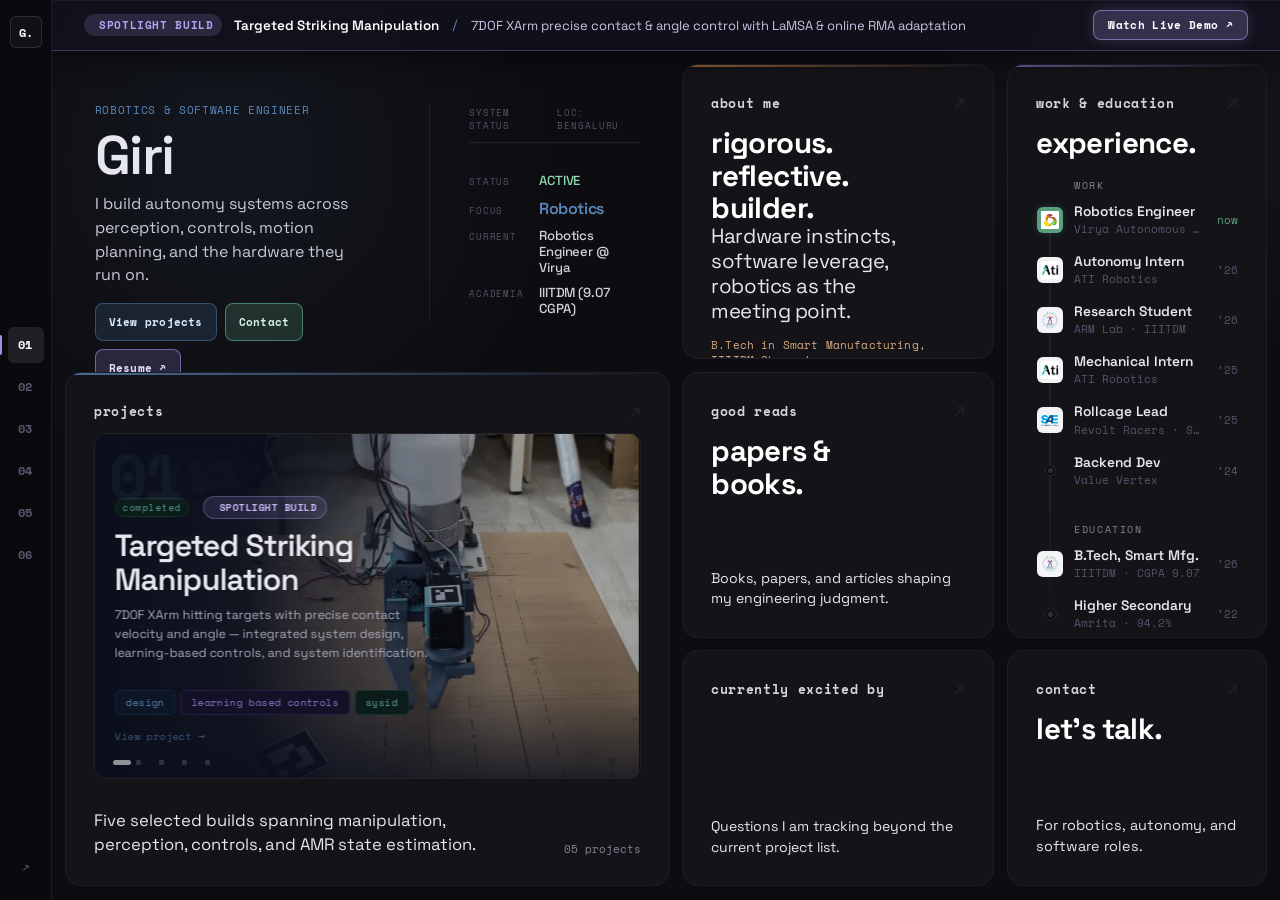
<file: index.html>
<!DOCTYPE html>
<html lang="en">
<head>
  <meta charset="UTF-8" />
  <meta name="viewport" content="width=device-width, initial-scale=1.0" />
  <title>Giri · Robotics &amp; Software Engineer</title>
  <link rel="preconnect" href="https://fonts.googleapis.com" />
  <link rel="preconnect" href="https://fonts.gstatic.com" crossorigin />
  <link href="https://fonts.googleapis.com/css2?family=Space+Grotesk:wght@300;400;500;600&family=Space+Mono:wght@400;700&display=swap" rel="stylesheet" />
  <link rel="stylesheet" href="style.css?v=4" />
</head>
<body>

  <!-- ── QUICK NAV VERTICAL RAIL (Left side tab bar) ── -->
  <aside class="v-tabs-rail" data-upgraded="minimal-v1" aria-label="Quick Navigation">
    <div class="v-tabs-top">
      <a href="index.html" class="v-tab-logo" aria-label="Overview" title="Overview">G.</a>
    </div>
    <nav class="v-tabs-list">
      <a href="index.html" class="v-tab is-active" data-page="index.html" data-tooltip="01 / HOME">
        <span class="v-tab-num">01</span>
      </a>
      <a href="projects.html" class="v-tab" data-page="projects.html" data-tooltip="02 / BUILDS">
        <span class="v-tab-num">02</span>
      </a>
      <a href="about.html" class="v-tab" data-page="about.html" data-tooltip="03 / ABOUT">
        <span class="v-tab-num">03</span>
      </a>
      <a href="workex.html" class="v-tab" data-page="workex.html" data-tooltip="04 / WORK">
        <span class="v-tab-num">04</span>
      </a>
      <a href="reads.html" class="v-tab" data-page="reads.html" data-tooltip="05 / READS">
        <span class="v-tab-num">05</span>
      </a>
      <a href="contact.html" class="v-tab" data-page="contact.html" data-tooltip="06 / CONTACT">
        <span class="v-tab-num">06</span>
      </a>
    </nav>
    <div class="v-tabs-bottom">
      <a href="contact.html" class="v-tab-bottom-link" aria-label="Outreach" title="Outreach">↗</a>
    </div>
  </aside>

  <!-- ── SYSTEM HUD BAR: Spotlight Build ── -->
  <aside class="system-hud-bar" aria-label="Featured Build Spotlight">
    <div class="system-hud-left">
      <span class="system-hud-badge"><span class="dot dot--active"></span>SPOTLIGHT BUILD</span>
      <span class="system-hud-title">Targeted Striking Manipulation</span>
      <span class="system-hud-sep" aria-hidden="true">/</span>
      <span class="system-hud-desc">7DOF XArm precise contact &amp; angle control with LaMSA &amp; online RMA adaptation</span>
    </div>
    <a href="project-xarm7.html" class="system-hud-action">Watch Live Demo ↗</a>
  </aside>

  <div class="layout">

    <!-- ── INTRO CELL ── -->
    <div class="intro-cell">
      <div class="intro-inner">
        <span class="intro-label">Robotics &amp; Software Engineer</span>
        <h1 class="intro-name">Giri</h1>
        <p class="intro-lede">
          I build autonomy systems across perception, controls, motion planning, and the hardware they run on.
        </p>
        <div class="intro-actions" aria-label="Primary links">
          <a href="projects.html" class="intro-action intro-action--primary">View projects</a>
          <a href="contact.html" class="intro-action intro-action--contact">Contact</a>
          <a href="https://drive.google.com/file/d/1MSMbhZ4fSxgFy6-QwMqj027ghThyMx0n/view?usp=drive_link" target="_blank" rel="noopener noreferrer" class="intro-action intro-action--resume">Resume ↗</a>
        </div>
      </div>
      <div class="intro-lower">
        <div class="identity-readout">
          <div class="identity-readout-header">
            <span>System Status</span>
            <span>Loc: Bengaluru</span>
          </div>
          <dl class="identity-readout-list">
            <div class="identity-readout-row">
              <dt>Status</dt>
              <dd class="identity-readout-value--active">ACTIVE</dd>
            </div>
            <div class="identity-readout-row">
              <dt>Focus</dt>
              <dd>Robotics</dd>
            </div>
            <div class="identity-readout-row">
              <dt>Current</dt>
              <dd>Robotics Engineer @ Virya</dd>
            </div>
            <div class="identity-readout-row">
              <dt>Academia</dt>
              <dd>IIITDM (9.07 CGPA)</dd>
            </div>
          </dl>
        </div>
      </div>
    </div>

    <!-- ── PROJECTS ── large -->
    <div class="card card--projects">
      <div class="card-top">
        <a href="projects.html" class="card-link" style="display: flex; justify-content: space-between; width: 100%; align-items: center; color: inherit; text-decoration: none;">
          <span class="card-label">Projects</span>
          <span class="card-arrow" aria-hidden="true">↗</span>
        </a>
      </div>

      <!-- One-at-a-time swipe carousel -->
      <div class="proj-carousel" id="proj-carousel">

        <!-- Slide 01 · 7DOF Robot (full-bleed photo hero) -->
        <div class="proj-slide proj-slide--steel proj-slide--photo" data-href="project-xarm7.html" tabindex="0" role="link" aria-label="View project: Targeted Striking Manipulation">
          <div class="proj-slide-photo-bg">

            <img src="img/xarm7.webp" class="proj-slide-photo-img" alt="Multi-functional LaMSA gripper performing targeted striking" loading="lazy"
                 onerror="this.closest('.proj-slide').classList.remove('proj-slide--photo'); this.parentElement.remove();">

          </div>
          <div class="proj-slide-info">
            <span class="proj-slide-num" aria-hidden="true">01</span>
            <div class="proj-slide-header">
              <span class="proj-badge proj-badge--done">completed</span>
              <span class="project-status--spotlight" style="margin-left: 6px;"><span class="dot dot--sm"></span>spotlight build</span>
            </div>
            <h3 class="proj-slide-title">Targeted Striking<br>Manipulation</h3>
            <p class="proj-slide-desc">7DOF XArm hitting targets with precise contact velocity and angle — integrated system design, learning-based controls, and system identification.</p>
            <div class="proj-slide-tags">
              <span class="tag tag--blue">Design</span>
              <span class="tag tag--purple">Learning Based Controls</span>
              <span class="tag tag--green">SysID</span>
            </div>
            <span class="proj-slide-cta">View project →</span>
          </div>
        </div>

        <!-- Slide 02 · Sudoku (full-bleed photo hero) -->
        <div class="proj-slide proj-slide--copper proj-slide--photo proj-slide--photo-sudoku" data-href="project-sudoku.html" tabindex="0" role="link" aria-label="View project: Sudoku Solver on Real Images">
          <div class="proj-slide-photo-bg">
            <img src="img/sudoku-real.webp" class="proj-slide-photo-img proj-slide-photo-img--sudoku" alt="Real Sudoku puzzle printed on newspaper for OCR detection" loading="lazy"
                 onerror="this.closest('.proj-slide').classList.remove('proj-slide--photo','proj-slide--photo-sudoku'); this.parentElement.remove();">
          </div>
          <div class="proj-slide-info">
            <span class="proj-slide-num" aria-hidden="true">02</span>
            <div class="proj-slide-header">
              <span class="proj-badge proj-badge--done">completed</span>
            </div>
            <h3 class="proj-slide-title">Sudoku Solver —<br>Real Images</h3>
            <p class="proj-slide-desc">Digit recognizer trained on real photographed Sudoku puzzles, not MNIST. Handles varied fonts, angles, print quality.</p>
            <div class="proj-slide-tags">
              <span class="tag tag--amber">Python</span>
              <span class="tag tag--purple">PyTorch</span>
              <span class="tag tag--blue">OpenCV</span>
            </div>
            <span class="proj-slide-cta">View project →</span>
          </div>
        </div>

        <!-- Slide 03 · AMR Tracker (full-bleed diagram photo) -->
        <div class="proj-slide proj-slide--sage proj-slide--photo proj-slide--photo-amr" data-href="project-amr.html" tabindex="0" role="link" aria-label="View project: Learning-Based MPC for Trolley-Towing AMR">
          <div class="proj-slide-photo-bg">
            <img src="img/amr-diagram.webp" class="proj-slide-photo-img proj-slide-photo-img--amr" alt="AMR trajectory tracking residual dynamics diagram" loading="lazy"
                 onerror="this.closest('.proj-slide').classList.remove('proj-slide--photo','proj-slide--photo-amr'); this.parentElement.remove();">
          </div>
          <div class="proj-slide-info">
            <span class="proj-slide-num" aria-hidden="true">03</span>
            <div class="proj-slide-header">
              <span class="proj-badge--wip">ongoing</span>
            </div>
            <h3 class="proj-slide-title">Learning-Based MPC<br>for Trolley-Towing AMR</h3>
            <p class="proj-slide-desc">Learning residual dynamics for an MPC controlling an AMR towing an unmodeled trolley without state augmentation. GPR + MLP.</p>
            <div class="proj-slide-tags">
              <span class="tag tag--green">ROS2</span>
              <span class="tag tag--purple">GPR</span>
              <span class="tag tag--blue">MPC</span>
              <span class="tag tag--amber">Python</span>
            </div>
            <span class="proj-slide-cta">View project →</span>
          </div>
        </div>

        <!-- Slide 04 · Reverse Parking Trolley -->
        <div class="proj-slide proj-slide--indigo proj-slide--photo proj-slide--photo-trolley" data-href="project-reverse-parking.html" tabindex="0" role="link" aria-label="View project: Articulated Reverse Parking with NMPC">
          <div class="proj-slide-photo-bg">
            <img src="img/Reverse_Trolley.jpg" class="proj-slide-photo-img proj-slide-photo-img--trolley" alt="Articulated tractor and trolley kinematics path tracking" loading="lazy"
                 onerror="this.closest('.proj-slide').classList.remove('proj-slide--photo','proj-slide--photo-trolley'); this.parentElement.remove();">
          </div>
          <div class="proj-slide-info">
            <span class="proj-slide-num" aria-hidden="true">04</span>
            <div class="proj-slide-header">
              <span class="proj-badge proj-badge--done">completed</span>
            </div>
            <h3 class="proj-slide-title">Articulated Reverse<br>Parking (NMPC)</h3>
            <p class="proj-slide-desc">Controlling an unstable articulated tractor-trolley system in reverse using Acados & CasADi with move blocking, warm starts, and soft jackknife barriers.</p>
            <div class="proj-slide-tags">
              <span class="tag tag--purple">Acados / CasADi</span>
              <span class="tag tag--blue">NMPC</span>
              <span class="tag tag--green">System Integration</span>
            </div>
            <span class="proj-slide-cta">View project →</span>
          </div>
        </div>

        <!-- Slide 05 · Traversability Estimation -->
        <div class="proj-slide proj-slide--amber proj-slide--photo proj-slide--photo-traversability" data-href="project-traversability.html" tabindex="0" role="link" aria-label="View project: Traversability Estimation with Go-Net">
          <div class="proj-slide-photo-bg">
            <img src="img/Travrersability_thumbnail.png" class="proj-slide-photo-img proj-slide-photo-img--traversability" alt="Go-Net Traversability Estimation for Warehouse Navigation" loading="lazy"
                 onerror="this.closest('.proj-slide').classList.remove('proj-slide--photo','proj-slide--photo-traversability'); this.parentElement.remove();">
          </div>
          <div class="proj-slide-info">
            <span class="proj-slide-num" aria-hidden="true">05</span>
            <div class="proj-slide-header">
              <span class="proj-badge--wip">ongoing</span>
            </div>
            <h3 class="proj-slide-title">Traversability<br>Estimation</h3>
            <p class="proj-slide-desc">Adding a physical perception brain using Go-Net. Overcoming severe fisheye-to-pinhole camera modality gaps via ExAug-Nav augmentation.</p>
            <div class="proj-slide-tags">
              <span class="tag tag--amber">Python</span>
              <span class="tag tag--green">Go-Net</span>
              <span class="tag tag--purple">Computer Vision</span>
            </div>
            <span class="proj-slide-cta">View project →</span>
          </div>
        </div>

        <!-- Navigation dots -->
        <div class="proj-dots">
          <button class="proj-dot" data-idx="0" aria-label="Project 1"></button>
          <button class="proj-dot" data-idx="1" aria-label="Project 2"></button>
          <button class="proj-dot" data-idx="2" aria-label="Project 3"></button>
          <button class="proj-dot" data-idx="3" aria-label="Project 4"></button>
          <button class="proj-dot" data-idx="4" aria-label="Project 5"></button>
        </div>

      </div>

      <a href="projects.html" class="card-link card-bottom" style="margin-top:10px; color: inherit; text-decoration: none; width: 100%;">
        <p class="card-desc">Five selected builds spanning manipulation, perception, controls, and AMR state estimation.</p>
        <span class="card-count">05 projects</span>
      </a>
    </div>

    <!-- ── ABOUT ── wide -->
    <a href="about.html" class="card card--about">
      <div class="card-top">
        <span class="card-label">About me</span>
        <span class="card-arrow" aria-hidden="true">↗</span>
      </div>
      <h2 class="card-title">rigorous.<br>reflective.<br>builder.</h2>
      <div class="about-preview">
        <p class="about-preview-line">Hardware instincts, software leverage, robotics as the meeting point.</p>
        <p class="about-preview-note">B.Tech in Smart Manufacturing, IIITDM Chennai</p>
      </div>
    </a>

    <!-- ── WORK EX ── tall right column -->
    <a href="workex.html" class="card card--work">
      <div class="card-top">
        <span class="card-label">Work &amp; Education</span>
        <span class="card-arrow" aria-hidden="true">↗</span>
      </div>
      <h2 class="card-title">experience.</h2>

      <div class="work-mini">
        <span class="wm-label">work</span>

        <div class="wm-item wm-item--now">
          <span class="wm-node wm-node--logo">
            <img src="img/Virya_logo.jpg" alt="Virya Autonomous Technologies" onerror="this.remove()">
          </span>
          <div class="wm-text">
            <span class="wm-role">Robotics Engineer</span>
            <span class="wm-co">Virya Autonomous Tech</span>
          </div>
          <span class="wm-date">now</span>
        </div>
        <div class="wm-item">
          <span class="wm-node wm-node--logo">
            <img src="img/Ati_logo_small.jpg" alt="ATI Robotics" onerror="this.remove()">
          </span>
          <div class="wm-text">
            <span class="wm-role">Autonomy Intern</span>
            <span class="wm-co">ATI Robotics</span>
          </div>
          <span class="wm-date">’26</span>
        </div>
        <div class="wm-item">
          <span class="wm-node wm-node--logo">
            <img src="img/iiitdm_logo.png" alt="IIITDM" onerror="this.remove()">
          </span>
          <div class="wm-text">
            <span class="wm-role">Research Student</span>
            <span class="wm-co">ARM Lab · IIITDM</span>
          </div>
          <span class="wm-date">’26</span>
        </div>
        <div class="wm-item">
          <span class="wm-node wm-node--logo">
            <img src="img/Ati_logo_small.jpg" alt="ATI Robotics" onerror="this.remove()">
          </span>
          <div class="wm-text">
            <span class="wm-role">Mechanical Intern</span>
            <span class="wm-co">ATI Robotics</span>
          </div>
          <span class="wm-date">’25</span>
        </div>
        <div class="wm-item">
          <span class="wm-node wm-node--logo">
            <img src="img/sae_logo.jpg" alt="SAE" onerror="this.remove()">
          </span>
          <div class="wm-text">
            <span class="wm-role">Rollcage Lead</span>
            <span class="wm-co">Revolt Racers · SAE</span>
          </div>
          <span class="wm-date">’25</span>
        </div>
        <div class="wm-item">
          <span class="wm-node"></span>
          <div class="wm-text">
            <span class="wm-role">Backend Dev</span>
            <span class="wm-co">Value Vertex</span>
          </div>
          <span class="wm-date">’24</span>
        </div>

        <span class="wm-label wm-label--edu">education</span>

        <div class="wm-item">
          <span class="wm-node wm-node--logo">
            <img src="img/iiitdm_logo.png" alt="IIITDM" onerror="this.remove()">
          </span>
          <div class="wm-text">
            <span class="wm-role">B.Tech, Smart Mfg.</span>
            <span class="wm-co">IIITDM · CGPA 9.07</span>
          </div>
          <span class="wm-date">’26</span>
        </div>
        <div class="wm-item">
          <span class="wm-node wm-node--edu"></span>
          <div class="wm-text">
            <span class="wm-role">Higher Secondary</span>
            <span class="wm-co">Amrita · 94.2%</span>
          </div>
          <span class="wm-date">’22</span>
        </div>
      </div>
      <div class="work-signal">
        <span>recruiter scan</span>
        <strong>industry + research + build teams</strong>
      </div>
    </a>

    <!-- ── EXCITING ── small -->
    <a href="exciting.html" class="card card--exciting">
      <div class="card-top">
        <span class="card-label">Currently excited by</span>
        <span class="card-arrow" aria-hidden="true">↗</span>
      </div>
      <p class="card-desc">Questions I am tracking beyond the current project list.</p>
    </a>

    <!-- ── READS ── medium -->
    <a href="reads.html" class="card card--reads">
      <div class="card-top">
        <span class="card-label">Good reads</span>
        <span class="card-arrow" aria-hidden="true">↗</span>
      </div>
      <h2 class="card-title">papers &amp;<br>books.</h2>
      <p class="card-desc">Books, papers, and articles shaping my engineering judgment.</p>
    </a>

    <!-- ── CONTACT ── small -->
    <a href="contact.html" class="card card--contact">
      <div class="card-top">
        <span class="card-label">Contact</span>
        <span class="card-arrow" aria-hidden="true">↗</span>
      </div>
      <h2 class="card-title">let's talk.</h2>
      <p class="card-desc">For robotics, autonomy, and software roles.</p>
    </a>

  </div>

  <!-- ── OVERLAY PANEL ── -->
  <div class="overlay" id="overlay" aria-hidden="true" role="dialog" aria-label="Content panel">
    <div class="overlay-panel">
      <button class="overlay-close" id="overlay-close" aria-label="Close panel">✕</button>
      <iframe class="overlay-frame" id="overlay-frame" title="Page content"></iframe>
    </div>
  </div>

  <script src="main.js"></script>
  <script src="vnav.js"></script>
<!-- impeccable-live-start -->
<script src="http://localhost:8400/live.js"></script>
<!-- impeccable-live-end -->
</body>
</html>
</file>
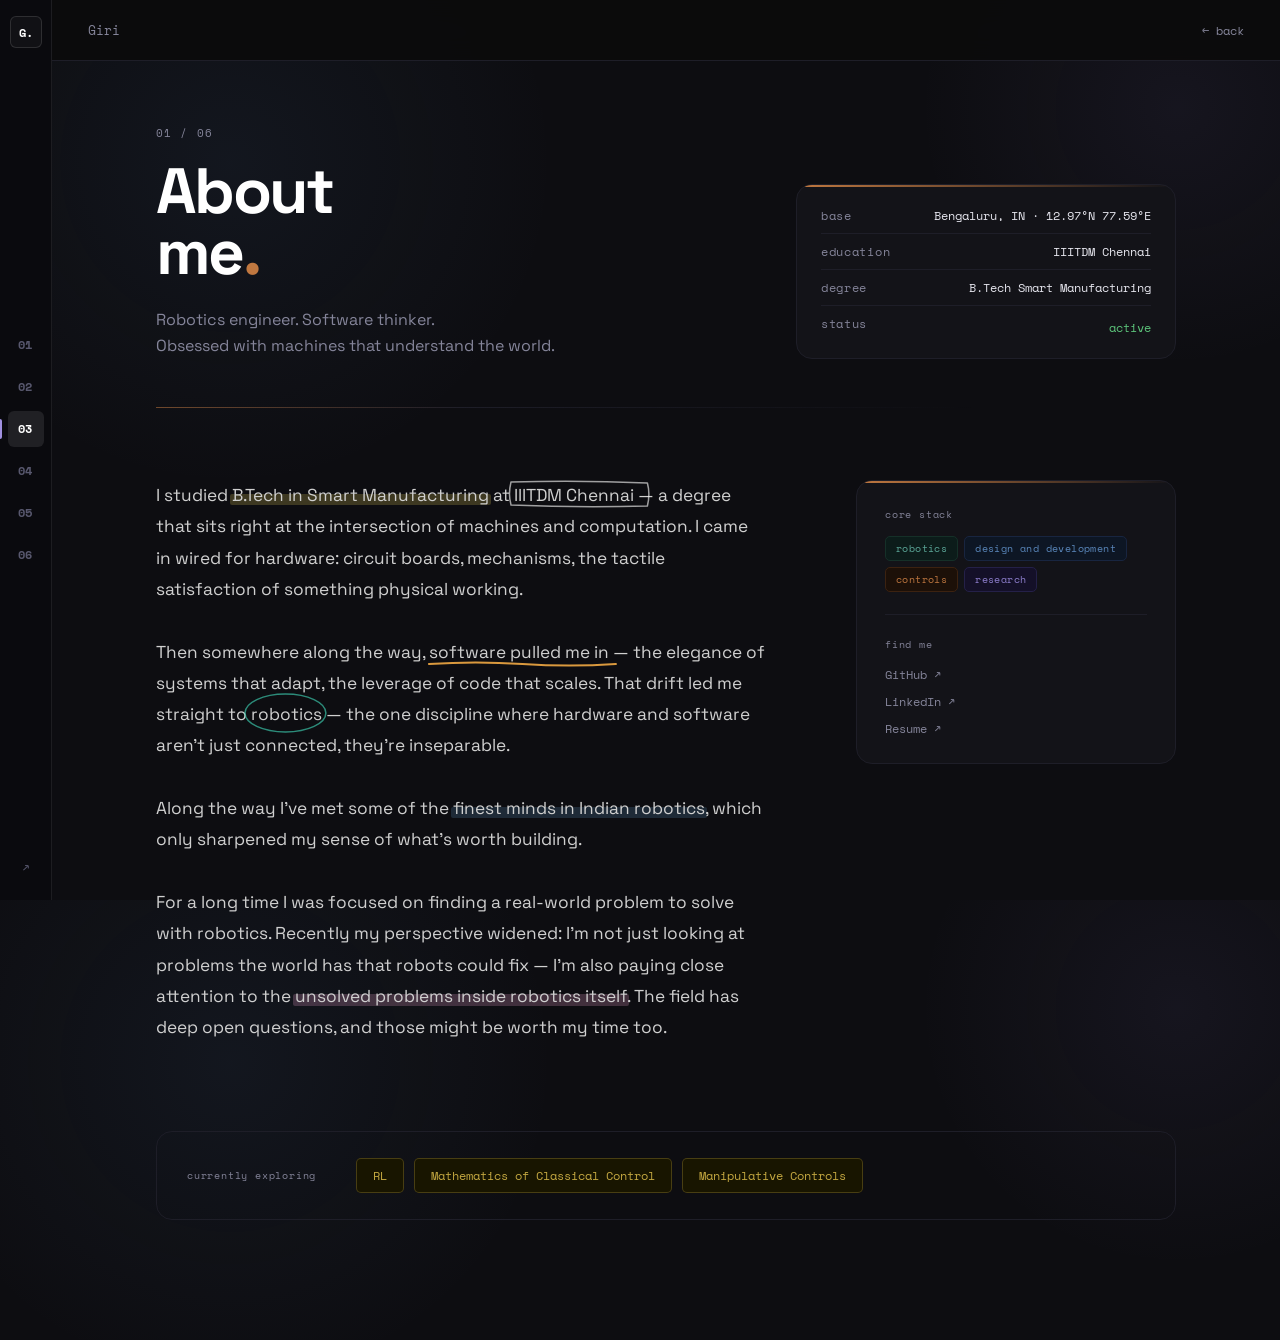
<file: about.html>
<!DOCTYPE html>
<html lang="en">
<head>
  <meta charset="UTF-8" />
  <meta name="viewport" content="width=device-width, initial-scale=1.0" />
  <title>About · Giri</title>
  <script>if(window.self!==window.top)document.documentElement.classList.add('embedded');</script>
  <link rel="preconnect" href="https://fonts.googleapis.com" />
  <link href="https://fonts.googleapis.com/css2?family=Space+Grotesk:wght@300;400;500;600&family=Space+Mono:wght@400;700&display=swap" rel="stylesheet" />
  <link rel="stylesheet" href="style.css?v=2" />
  <link rel="stylesheet" href="about.css?v=2" />
  <style>
    /* Absolute visibility guarantee for standalone & iframe overlay modes */
    .about-header, header.about-header, html.embedded .about-header {
      opacity: 1 !important;
      visibility: visible !important;
      transform: none !important;
      animation: none !important;
      display: grid !important;
    }
    .about-title, html.embedded .about-title {
      color: #FFFFFF !important;
      opacity: 1 !important;
      visibility: visible !important;
      display: block !important;
    }
    .about-head-main, .about-readout, .page-eyebrow, .about-tagline {
      opacity: 1 !important;
      visibility: visible !important;
    }
  </style>
</head>
<body class="page-body">

  <nav class="page-nav">
    <a href="index.html" class="page-nav-logo">Giri</a>
    <a href="index.html" class="page-nav-back">← back</a>
  </nav>

  <div class="about-wrap">

    <!-- ── HEADER: title left, instrument readout right ── -->
    <header class="about-header">
      <div class="about-head-main">
        <p class="page-eyebrow">01 / 06</p>
        <h1 class="about-title">About<br>me<span class="title-tick">.</span></h1>
        <p class="about-tagline">
          Robotics engineer. Software thinker.<br>
          Obsessed with machines that understand the world.
        </p>
      </div>

      <div class="about-readout" aria-label="quick facts">
        <div class="readout-row">
          <span class="readout-key">base</span>
          <span class="readout-val">Bengaluru, IN · 12.97°N 77.59°E</span>
        </div>
        <div class="readout-row">
          <span class="readout-key">education</span>
          <span class="readout-val">IIITDM Chennai</span>
        </div>
        <div class="readout-row">
          <span class="readout-key">degree</span>
          <span class="readout-val">B.Tech Smart Manufacturing</span>
        </div>
        <div class="readout-row">
          <span class="readout-key">status</span>
          <span class="readout-val readout-open"><span class="dot dot--sm"></span>active</span>
        </div>
      </div>
    </header>

    <div class="about-rule"></div>

    <!-- ── MAIN GRID ── -->
    <div class="about-grid">

      <!-- Left: narrative -->
      <div class="about-story">

        <p class="about-para">
          I studied
          <span class="hl" data-hl-type="highlighter" data-hl-color="yellow" data-popup="pop-btech">B.Tech in Smart Manufacturing</span>
          at
          <span class="hl" data-hl-type="box" data-hl-color="white" data-popup="pop-iiitdm">IIITDM Chennai</span>
          — a degree that sits right at the intersection of machines and computation.
          I came in wired for hardware: circuit boards, mechanisms, the tactile satisfaction of something physical working.
        </p>

        <p class="about-para">
          Then somewhere along the way,
          <span class="hl" data-hl-type="underline" data-hl-color="orange" data-popup="pop-software">software pulled me in</span>
          — the elegance of systems that adapt, the leverage of code that scales.
          That drift led me straight to
          <span class="hl" data-hl-type="circle" data-hl-color="green" data-popup="pop-robotics">robotics</span>
          — the one discipline where hardware and software aren't just connected, they're inseparable.
        </p>

        <p class="about-para">
          Along the way I've met some of the
          <span class="hl" data-hl-type="highlighter" data-hl-color="blue" data-popup="pop-community">finest minds in Indian robotics</span>,
          which only sharpened my sense of what's worth building.
        </p>

        <p class="about-para">
          For a long time I was focused on finding a
          <span class="hl" data-hl-type="underline" data-hl-color="orange" data-popup="pop-oldlens">real-world problem to solve with robotics</span>.
          Recently my perspective widened: I'm not just looking at problems the world has that robots could fix —
          I'm also paying close attention to the
          <span class="hl" data-hl-type="highlighter" data-hl-color="pink" data-popup="pop-newlens">unsolved problems inside robotics itself</span>.
          The field has deep open questions, and those might be worth my time too.
        </p>

      </div>

      <!-- Right: one instrument panel, copper signal -->
      <aside class="about-sidebar">
        <div class="sidebar-card about-panel">
          <div class="panel-section">
            <span class="sidebar-card-label">core stack</span>
            <div class="stack-tags">
              <span class="tag tag--green">Robotics</span>
              <span class="tag tag--blue">Design and Development</span>
              <span class="tag tag--amber">Controls</span>
              <span class="tag tag--purple">Research</span>
            </div>
          </div>
          <div class="panel-section">
            <span class="sidebar-card-label">find me</span>
            <div class="sidebar-links">
              <a href="#" class="sidebar-link">GitHub ↗</a>
              <a href="#" class="sidebar-link">LinkedIn ↗</a>
              <a href="https://drive.google.com/file/d/1MSMbhZ4fSxgFy6-QwMqj027ghThyMx0n/view?usp=drive_link" target="_blank" rel="noopener noreferrer" class="sidebar-link">Resume ↗</a>
            </div>
          </div>
        </div>
      </aside>

    </div>

    <!-- ── Currently exploring: full-width band, amber voice ── -->
    <div class="currently-wrap">
      <span class="currently-label">currently exploring</span>
      <div class="currently-items">
        <div class="currently-item">RL</div>
        <div class="currently-item">Mathematics of Classical Control</div>
        <div class="currently-item">Manipulative Controls</div>
      </div>
    </div>

  </div>

  <!-- Popups -->
  <div class="popup" id="pop-btech">
    <button class="popup-close" aria-label="Close">✕</button>
    <span class="popup-tag">education</span>
    <p>Smart Manufacturing sits at the intersection of mechanical, electronics, and computation — good ground for building broad intuition before narrowing into robotics.</p>
  </div>
  <div class="popup" id="pop-iiitdm">
    <button class="popup-close" aria-label="Close">✕</button>
    <span class="popup-tag">institute</span>
    <p>IIITDM Chennai — Indian Institute of Information Technology, Design and Manufacturing. Design thinking baked into a technical curriculum.</p>
  </div>
  <div class="popup" id="pop-software">
    <button class="popup-close" aria-label="Close">✕</button>
    <span class="popup-tag">turning point</span>
    <p>Hardware gives you the problem. Software gives you the leverage. I wanted both — which is exactly what robotics is.</p>
  </div>
  <div class="popup" id="pop-robotics">
    <button class="popup-close" aria-label="Close">✕</button>
    <span class="popup-tag">discipline</span>
    <p>The only engineering field where mechanical, electrical, and software constraints are all first-class. You can't afford to ignore any of them.</p>
  </div>
  <div class="popup" id="pop-community">
    <button class="popup-close" aria-label="Close">✕</button>
    <span class="popup-tag">community</span>
    <p>The Indian robotics ecosystem is smaller than it looks from outside, but the people in it are building seriously ambitious things. Meeting them changed what I thought was possible.</p>
  </div>
  <div class="popup" id="pop-oldlens">
    <button class="popup-close" aria-label="Close">✕</button>
    <span class="popup-tag">old lens</span>
    <p>The original framing: find a messy real-world domain — logistics, agriculture, healthcare — and ask "could a robot help here?" Still a valid question.</p>
  </div>
  <div class="popup" id="pop-newlens">
    <button class="popup-close" aria-label="Close">✕</button>
    <span class="popup-tag">new lens</span>
    <p>The wider framing: robotics itself has unsolved problems — sim-to-real transfer, safe exploration, uncertainty-aware control. Solving these unlocks everything downstream.</p>
  </div>

  <div class="popup-backdrop"></div>

  <script src="highlights.js"></script>
  <script src="about.js"></script>
  <script src="vnav.js"></script>
<!-- impeccable-live-start -->
<script src="http://localhost:8400/live.js"></script>
<!-- impeccable-live-end -->
</body>
</html>
</file>
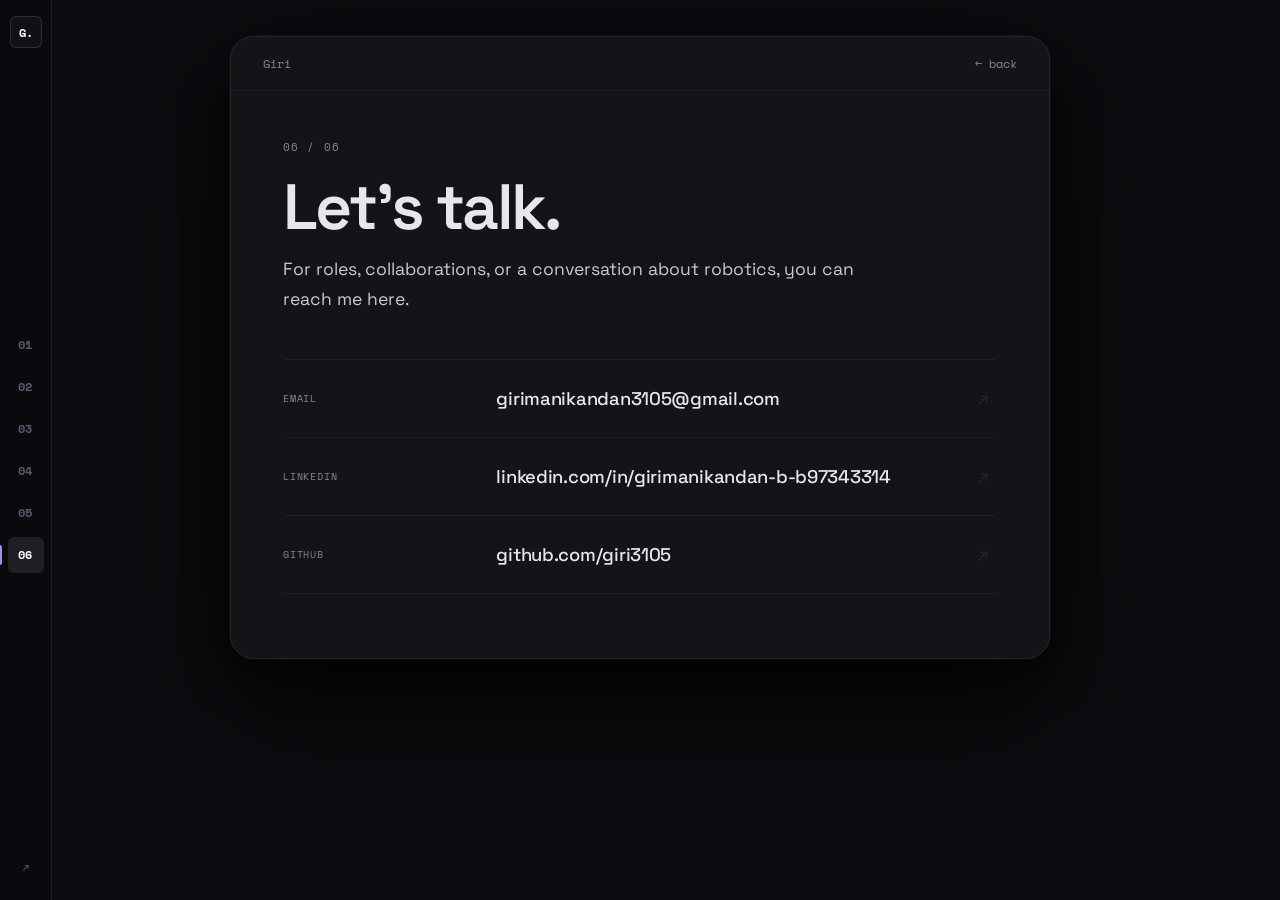
<file: contact.html>
<!DOCTYPE html>
<html lang="en">
<head>
  <meta charset="UTF-8" />
  <script>if(window.self!==window.top)document.documentElement.classList.add('embedded');</script>
  <meta name="viewport" content="width=device-width, initial-scale=1.0" />
  <title>Contact · Giri</title>
  <link rel="preconnect" href="https://fonts.googleapis.com" />
  <link href="https://fonts.googleapis.com/css2?family=Space+Grotesk:wght@300;400;500;600&family=Space+Mono:wght@400;700&display=swap" rel="stylesheet" />
  <link rel="stylesheet" href="style.css" />
</head>
<body class="panel-page">
  <div class="panel">
    <nav class="panel-nav">
      <a href="index.html" class="panel-nav-logo">Giri</a>
      <a href="index.html" class="panel-nav-back">← back</a>
    </nav>
    <div class="panel-body">
      <p class="page-eyebrow">06 / 06</p>
      <h1 class="page-title contact-title">Let’s talk.</h1>
      <p class="page-desc contact-intro">For roles, collaborations, or a conversation about robotics, you can reach me here.</p>
      <div class="contact-links" aria-label="Contact methods">
        <a class="contact-link contact-link--email" href="mailto:girimanikandan3105@gmail.com">
          <span class="contact-link-label">Email</span>
          <span class="contact-link-value">girimanikandan3105@gmail.com</span>
          <span class="contact-link-arrow" aria-hidden="true">↗</span>
        </a>
        <a class="contact-link" href="https://www.linkedin.com/in/girimanikandan-b-b97343314" target="_blank" rel="noopener noreferrer">
          <span class="contact-link-label">LinkedIn</span>
          <span class="contact-link-value">linkedin.com/in/girimanikandan-b-b97343314</span>
          <span class="contact-link-arrow" aria-hidden="true">↗</span>
        </a>
        <a class="contact-link" href="https://github.com/giri3105" target="_blank" rel="noopener noreferrer">
          <span class="contact-link-label">GitHub</span>
          <span class="contact-link-value">github.com/giri3105</span>
          <span class="contact-link-arrow" aria-hidden="true">↗</span>
        </a>
      </div>
    </div>
  </div>
  <script src="vnav.js"></script>
<!-- impeccable-live-start -->
<script src="http://localhost:8400/live.js"></script>
<!-- impeccable-live-end -->
</body>
</html>
</file>
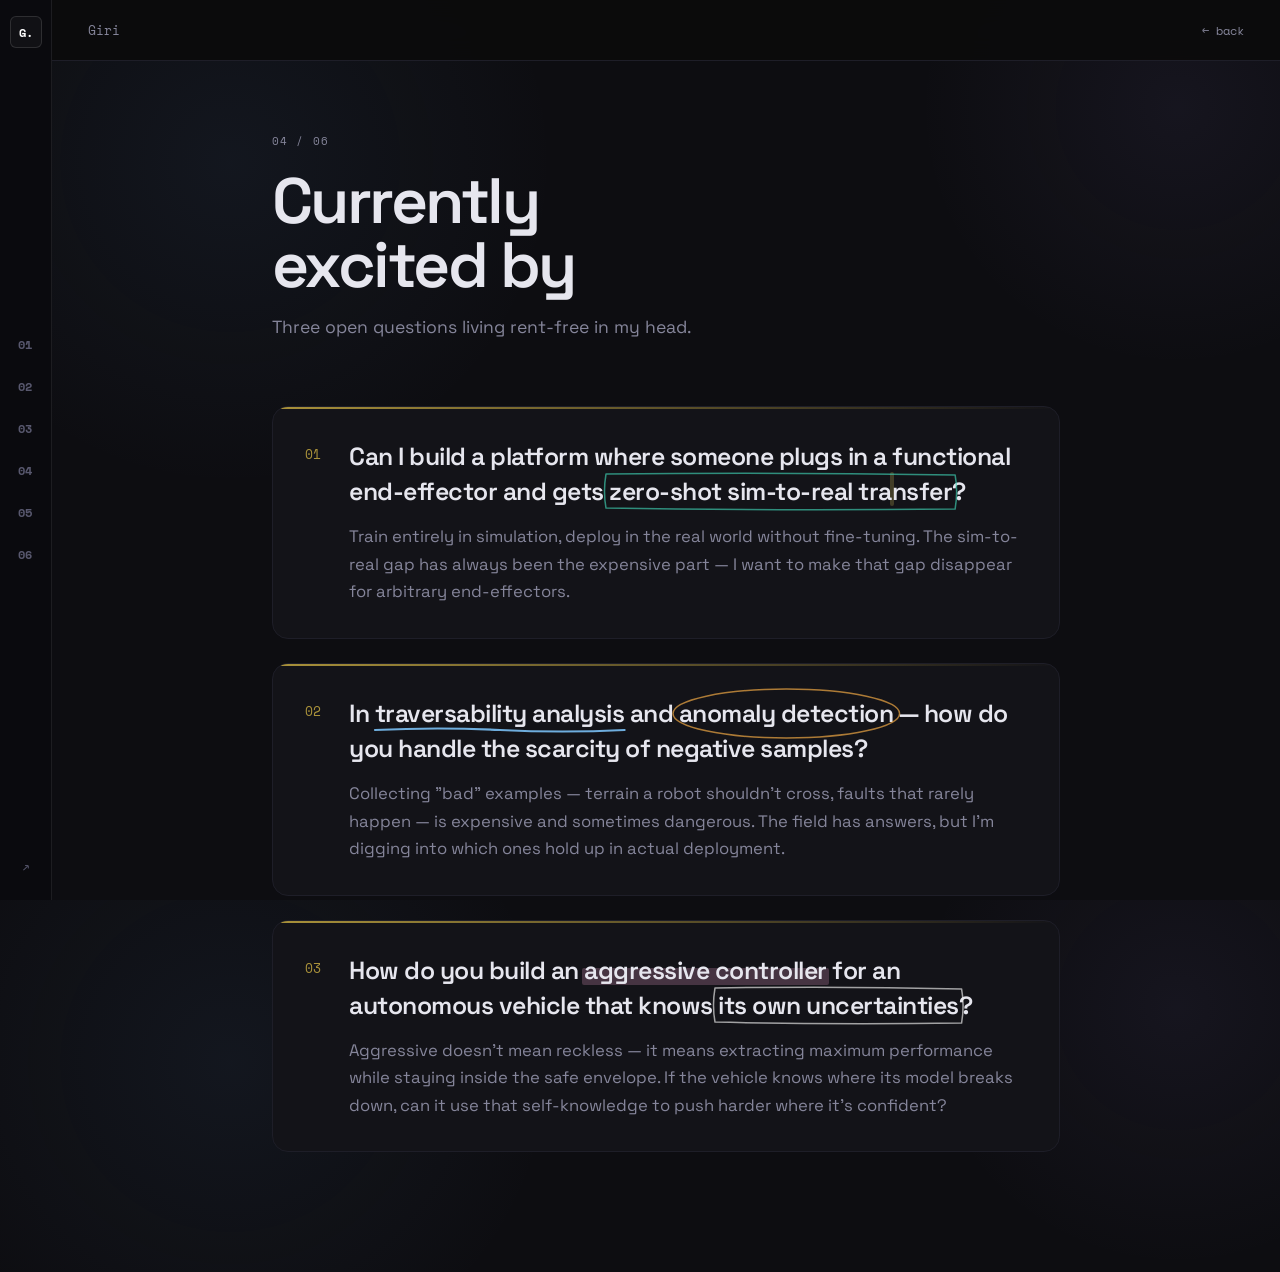
<file: exciting.html>
<!DOCTYPE html>
<html lang="en">
<head>
  <meta charset="UTF-8" />
  <meta name="viewport" content="width=device-width, initial-scale=1.0" />
  <title>Currently Excited By · Giri</title>
  <meta name="description" content="Explore the open questions and technical challenges Giri is tracking in robotics, embodied AI, zero-shot transfer, and control systems." />
  <script>if(window.self!==window.top)document.documentElement.classList.add('embedded');</script>
  <link rel="preconnect" href="https://fonts.googleapis.com" />
  <link href="https://fonts.googleapis.com/css2?family=Space+Grotesk:wght@300;400;500;600&family=Space+Mono:wght@400;700&display=swap" rel="stylesheet" />
  <link rel="stylesheet" href="style.css" />
  <link rel="stylesheet" href="exciting.css" />
</head>
<body class="page-body">

  <nav class="page-nav">
    <a href="index.html" class="page-nav-logo">Giri</a>
    <a href="index.html" class="page-nav-back">← back</a>
  </nav>

  <main class="exciting-content">
    <p class="page-eyebrow">04 / 06</p>
    <h1 class="page-title">Currently<br>excited by</h1>
    <p class="ex-subtitle">Three open questions living rent-free in my head.</p>

    <div class="ex-list" id="ex-list">

      <article class="ex-item" data-index="0">
        <div class="ex-number">01</div>
        <div class="ex-body">
          <h2 class="ex-question">
            Can I build a platform where someone plugs in a
            <span class="hl" data-hl-type="highlighter" data-hl-color="yellow" data-popup="ex1">functional end-effector</span>
            and gets
            <span class="hl" data-hl-type="box" data-hl-color="green" data-popup="ex2">zero-shot sim-to-real transfer</span>?
          </h2>
          <p class="ex-detail">
            Train entirely in simulation, deploy in the real world without fine-tuning.
            The sim-to-real gap has always been the expensive part — I want to
            make that gap disappear for arbitrary end-effectors.
          </p>
        </div>
      </article>

      <article class="ex-item" data-index="1">
        <div class="ex-number">02</div>
        <div class="ex-body">
          <h2 class="ex-question">
            In
            <span class="hl" data-hl-type="underline" data-hl-color="blue" data-popup="ex3">traversability analysis</span>
            and
            <span class="hl" data-hl-type="circle" data-hl-color="orange" data-popup="ex4">anomaly detection</span>
            — how do you handle the scarcity of negative samples?
          </h2>
          <p class="ex-detail">
            Collecting "bad" examples — terrain a robot shouldn't cross, faults that rarely happen —
            is expensive and sometimes dangerous. The field has answers, but I'm digging into
            which ones hold up in actual deployment.
          </p>
        </div>
      </article>

      <article class="ex-item" data-index="2">
        <div class="ex-number">03</div>
        <div class="ex-body">
          <h2 class="ex-question">
            How do you build an
            <span class="hl" data-hl-type="highlighter" data-hl-color="pink" data-popup="ex5">aggressive controller</span>
            for an autonomous vehicle that knows
            <span class="hl" data-hl-type="box" data-hl-color="white" data-popup="ex6">its own uncertainties</span>?
          </h2>
          <p class="ex-detail">
            Aggressive doesn't mean reckless — it means extracting maximum performance while
            staying inside the safe envelope. If the vehicle knows where its model breaks down,
            can it use that self-knowledge to push harder where it's confident?
          </p>
        </div>
      </article>

    </div>
  </main>

  <!-- Popups -->
  <div class="popup" id="ex1">
    <button class="popup-close" aria-label="Close">✕</button>
    <span class="popup-tag">end-effector</span>
    <p>The part of a robot arm that interacts with the world — grippers, suction cups, tools. Each has a unique geometry and contact model, making generalised sim training hard.</p>
  </div>
  <div class="popup" id="ex2">
    <button class="popup-close" aria-label="Close">✕</button>
    <span class="popup-tag">zero-shot transfer</span>
    <p>A policy trained in simulation that works in the real world immediately, with zero real-world data. The challenge: simulators are approximations, and real physics doesn't forgive edge cases.</p>
  </div>
  <div class="popup" id="ex3">
    <button class="popup-close" aria-label="Close">✕</button>
    <span class="popup-tag">traversability</span>
    <p>Given a patch of terrain, can the robot safely move through it? Soft soil, steep slopes, wet surfaces — each needs different risk assessment. Failures are rare and expensive to collect.</p>
  </div>
  <div class="popup" id="ex4">
    <button class="popup-close" aria-label="Close">✕</button>
    <span class="popup-tag">anomaly detection</span>
    <p>Detecting when something is wrong — a failing component, an unexpected obstacle, an out-of-distribution environment. The catch: you need examples of "wrong" to train on, and those are rare by definition.</p>
  </div>
  <div class="popup" id="ex5">
    <button class="popup-close" aria-label="Close">✕</button>
    <span class="popup-tag">aggressive control</span>
    <p>Controllers that operate near the vehicle's dynamic limits — high speed, sharp cornering, hard braking. Usually requires precise models and careful tuning. Can learned uncertainty make this safer?</p>
  </div>
  <div class="popup" id="ex6">
    <button class="popup-close" aria-label="Close">✕</button>
    <span class="popup-tag">uncertainty-aware</span>
    <p>A vehicle that knows "I'm not sure about this surface" or "my model never saw rain" — and uses that self-knowledge to slow down, re-plan, or ask for help. Epistemic humility, in hardware.</p>
  </div>

  <div class="popup-backdrop"></div>

  <script src="highlights.js"></script>
  <script src="exciting.js"></script>
  <script src="vnav.js"></script>
<!-- impeccable-live-start -->
<script src="http://localhost:8400/live.js"></script>
<!-- impeccable-live-end -->
</body>
</html>
</file>
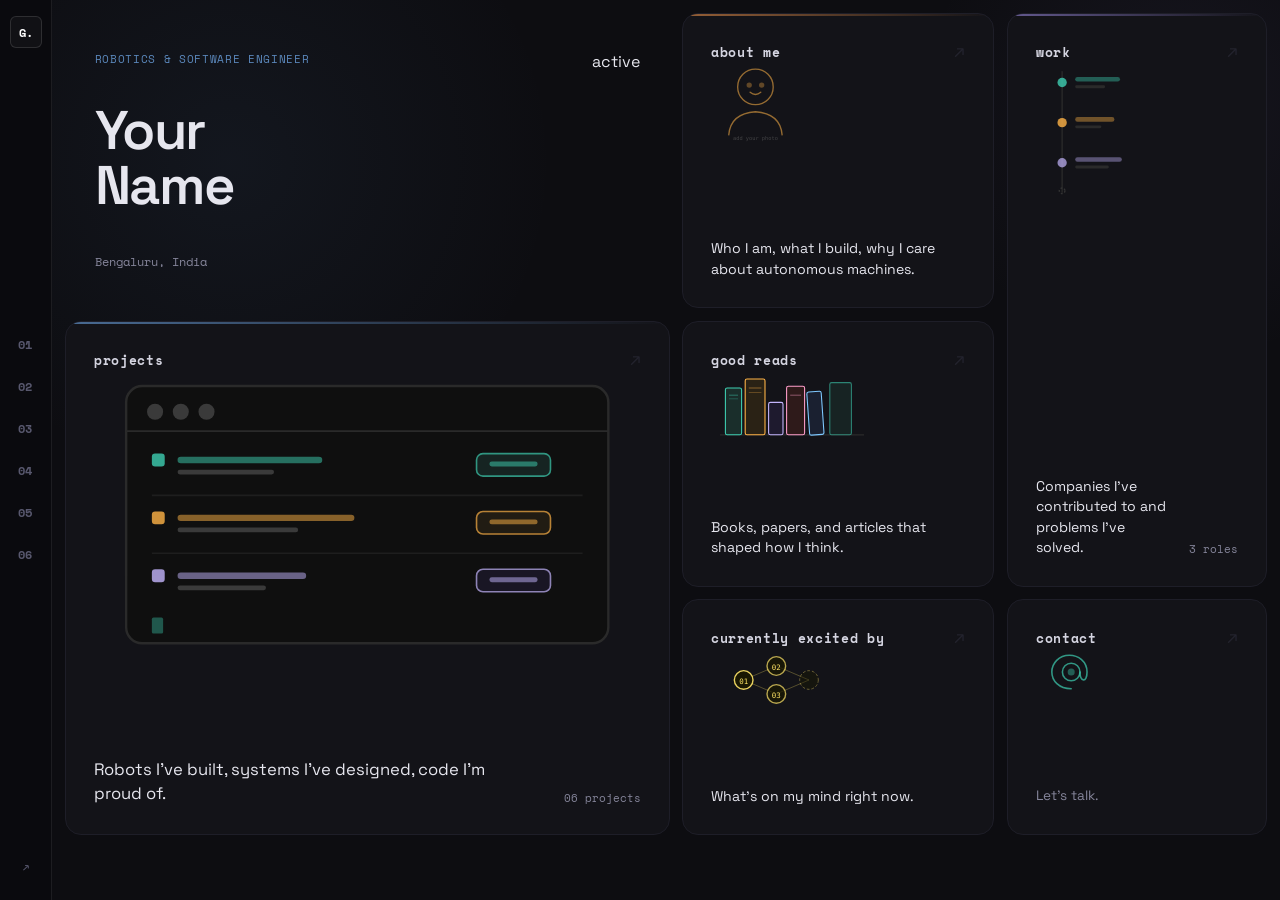
<file: index_zip.html>
<!DOCTYPE html>
<html lang="en">
<head>
  <meta charset="UTF-8" />
  <meta name="viewport" content="width=device-width, initial-scale=1.0" />
  <title>Your Name</title>
  <link rel="preconnect" href="https://fonts.googleapis.com" />
  <link rel="preconnect" href="https://fonts.gstatic.com" crossorigin />
  <link href="https://fonts.googleapis.com/css2?family=Space+Grotesk:wght@300;400;500;600&family=Space+Mono:wght@400;700&display=swap" rel="stylesheet" />
  <link rel="stylesheet" href="style.css" />
</head>
<body>

  <div class="layout">

    <!-- ── INTRO CELL ── -->
    <div class="intro-cell">
      <div class="intro-inner">
        <span class="intro-label">Robotics &amp; Software Engineer</span>
        <h1 class="intro-name">Your<br>Name</h1>
        <p class="intro-location">Bengaluru, India</p>
      </div>
      <div class="intro-status">
        <span class="dot"></span>
        <span class="status-text">active</span>
      </div>
    </div>

    <!-- ── PROJECTS ── large -->
    <a href="projects.html" class="card card--projects">
      <div class="card-top">
        <span class="card-label">Projects</span>
        <span class="card-arrow">↗</span>
      </div>
      <div class="card-visual">
        <svg viewBox="0 0 340 180" fill="none" xmlns="http://www.w3.org/2000/svg">
          <!-- Terminal window frame -->
          <rect x="20" y="10" width="300" height="160" rx="10" fill="#0f0f0f" stroke="#2a2a2a" stroke-width="1.5"/>
          <!-- Titlebar dots -->
          <circle cx="38" cy="26" r="5" fill="#3a3a3a"/>
          <circle cx="54" cy="26" r="5" fill="#3a3a3a"/>
          <circle cx="70" cy="26" r="5" fill="#3a3a3a"/>
          <line x1="20" y1="38" x2="320" y2="38" stroke="#2a2a2a" stroke-width="1"/>

          <!-- Project row 1 -->
          <rect x="36" y="52" width="8" height="8" rx="2" fill="#3ECFB2" opacity="0.8"/>
          <rect x="52" y="54" width="90" height="4" rx="2" fill="#3ECFB2" opacity="0.5"/>
          <rect x="52" y="62" width="60" height="3" rx="1.5" fill="#3a3a3a"/>
          <rect x="238" y="52" width="46" height="14" rx="4" fill="#1a2e2b" stroke="#3ECFB2" stroke-width="1" opacity="0.7"/>
          <rect x="246" y="57" width="30" height="3" rx="1.5" fill="#3ECFB2" opacity="0.5"/>

          <!-- Divider -->
          <line x1="36" y1="78" x2="304" y2="78" stroke="#1e1e1e" stroke-width="1"/>

          <!-- Project row 2 -->
          <rect x="36" y="88" width="8" height="8" rx="2" fill="#FFB347" opacity="0.8"/>
          <rect x="52" y="90" width="110" height="4" rx="2" fill="#FFB347" opacity="0.5"/>
          <rect x="52" y="98" width="75" height="3" rx="1.5" fill="#3a3a3a"/>
          <rect x="238" y="88" width="46" height="14" rx="4" fill="#2a2215" stroke="#FFB347" stroke-width="1" opacity="0.7"/>
          <rect x="246" y="93" width="30" height="3" rx="1.5" fill="#FFB347" opacity="0.5"/>

          <!-- Divider -->
          <line x1="36" y1="114" x2="304" y2="114" stroke="#1e1e1e" stroke-width="1"/>

          <!-- Project row 3 -->
          <rect x="36" y="124" width="8" height="8" rx="2" fill="#C4B5FD" opacity="0.8"/>
          <rect x="52" y="126" width="80" height="4" rx="2" fill="#C4B5FD" opacity="0.5"/>
          <rect x="52" y="134" width="55" height="3" rx="1.5" fill="#3a3a3a"/>
          <rect x="238" y="124" width="46" height="14" rx="4" fill="#1e1a2e" stroke="#C4B5FD" stroke-width="1" opacity="0.7"/>
          <rect x="246" y="129" width="30" height="3" rx="1.5" fill="#C4B5FD" opacity="0.5"/>

          <!-- Cursor blink -->
          <rect x="36" y="154" width="7" height="10" rx="1" fill="#3ECFB2" opacity="0.5">
            <animate attributeName="opacity" values="0.5;0;0.5" dur="1.2s" repeatCount="indefinite"/>
          </rect>
        </svg>
      </div>
      <div class="card-bottom">
        <p class="card-desc">Robots I've built, systems I've designed, code I'm proud of.</p>
        <span class="card-count">06 projects</span>
      </div>
    </a>

    <!-- ── ABOUT ── wide -->
    <a href="about.html" class="card card--about">
      <div class="card-top">
        <span class="card-label">About me</span>
        <span class="card-arrow">↗</span>
      </div>
      <div class="card-visual" style="justify-content:flex-end; padding-right: 8px;">
        <!-- Avatar placeholder silhouette -->
        <svg viewBox="0 0 100 90" fill="none" xmlns="http://www.w3.org/2000/svg" style="max-height:80px; opacity:0.55;">
          <circle cx="50" cy="28" r="20" stroke="#FFB347" stroke-width="1.5"/>
          <path d="M20 82 Q22 58 50 56 Q78 58 80 82" stroke="#FFB347" stroke-width="1.5" stroke-linecap="round"/>
          <!-- face detail -->
          <circle cx="43" cy="26" r="3" fill="#FFB347" opacity="0.6"/>
          <circle cx="57" cy="26" r="3" fill="#FFB347" opacity="0.6"/>
          <path d="M44 34 Q50 39 56 34" stroke="#FFB347" stroke-width="1.5" stroke-linecap="round" fill="none"/>
          <!-- add photo label -->
          <text x="50" y="88" text-anchor="middle" font-family="monospace" font-size="6" fill="#666">add your photo</text>
        </svg>
      </div>
      <p class="card-desc">Who I am, what I build, why I care about autonomous machines.</p>
    </a>

    <!-- ── WORK EX ── tall right column -->
    <a href="workex.html" class="card card--work">
      <div class="card-top">
        <span class="card-label">Work</span>
        <span class="card-arrow">↗</span>
      </div>
      <div class="card-visual">
        <!-- Timeline -->
        <svg viewBox="0 0 100 150" fill="none" xmlns="http://www.w3.org/2000/svg" style="max-height:140px;">
          <!-- Vertical line -->
          <line x1="28" y1="10" x2="28" y2="140" stroke="#2a2a2a" stroke-width="1.5"/>
          <!-- Role 1 -->
          <circle cx="28" cy="22" r="5" fill="#3ECFB2" opacity="0.8"/>
          <rect x="42" y="16" width="48" height="5" rx="2.5" fill="#3ECFB2" opacity="0.4"/>
          <rect x="42" y="25" width="32" height="3" rx="1.5" fill="#2a2a2a"/>
          <!-- Role 2 -->
          <circle cx="28" cy="65" r="5" fill="#FFB347" opacity="0.8"/>
          <rect x="42" y="59" width="42" height="5" rx="2.5" fill="#FFB347" opacity="0.4"/>
          <rect x="42" y="68" width="28" height="3" rx="1.5" fill="#2a2a2a"/>
          <!-- Role 3 -->
          <circle cx="28" cy="108" r="5" fill="#C4B5FD" opacity="0.7"/>
          <rect x="42" y="102" width="50" height="5" rx="2.5" fill="#C4B5FD" opacity="0.4"/>
          <rect x="42" y="111" width="36" height="3" rx="1.5" fill="#2a2a2a"/>
          <!-- Future dot -->
          <circle cx="28" cy="138" r="3" fill="none" stroke="#333" stroke-width="1.5" stroke-dasharray="2 2"/>
        </svg>
      </div>
      <div class="card-bottom">
        <p class="card-desc">Companies I've contributed to and problems I've solved.</p>
        <span class="card-count">3 roles</span>
      </div>
    </a>

    <!-- ── EXCITING ── small -->
    <a href="exciting.html" class="card card--exciting">
      <div class="card-top">
        <span class="card-label">Currently excited by</span>
        <span class="card-arrow">↗</span>
      </div>
      <div class="card-visual" style="padding: 4px 0;">
        <!-- Three thought nodes -->
        <svg viewBox="0 0 140 60" fill="none" xmlns="http://www.w3.org/2000/svg" style="max-height:56px;">
          <!-- Connecting lines -->
          <line x1="35" y1="30" x2="70" y2="15" stroke="#FFE566" stroke-width="1" opacity="0.3"/>
          <line x1="35" y1="30" x2="70" y2="45" stroke="#FFE566" stroke-width="1" opacity="0.3"/>
          <line x1="70" y1="15" x2="105" y2="30" stroke="#FFE566" stroke-width="1" opacity="0.3"/>
          <line x1="70" y1="45" x2="105" y2="30" stroke="#FFE566" stroke-width="1" opacity="0.3"/>
          <!-- Node 1 -->
          <circle cx="35" cy="30" r="10" fill="#1a1800" stroke="#FFE566" stroke-width="1.5" opacity="0.9"/>
          <text x="35" y="34" text-anchor="middle" font-family="monospace" font-size="8" fill="#FFE566">01</text>
          <!-- Node 2a -->
          <circle cx="70" cy="15" r="10" fill="#1a1800" stroke="#FFE566" stroke-width="1.5" opacity="0.7"/>
          <text x="70" y="19" text-anchor="middle" font-family="monospace" font-size="8" fill="#FFE566">02</text>
          <!-- Node 2b -->
          <circle cx="70" cy="45" r="10" fill="#1a1800" stroke="#FFE566" stroke-width="1.5" opacity="0.7"/>
          <text x="70" y="49" text-anchor="middle" font-family="monospace" font-size="8" fill="#FFE566">03</text>
          <!-- Node 3 -->
          <circle cx="105" cy="30" r="10" fill="#1a1800" stroke="#FFE566" stroke-width="1" opacity="0.4" stroke-dasharray="3 2"/>
        </svg>
      </div>
      <p class="card-desc">What's on my mind right now.</p>
    </a>

    <!-- ── READS ── medium -->
    <a href="reads.html" class="card card--reads">
      <div class="card-top">
        <span class="card-label">Good reads</span>
        <span class="card-arrow">↗</span>
      </div>
      <div class="card-visual">
        <!-- Book spines -->
        <svg viewBox="0 0 180 80" fill="none" xmlns="http://www.w3.org/2000/svg" style="max-height:72px;">
          <!-- Shelf line -->
          <line x1="10" y1="72" x2="170" y2="72" stroke="#2a2a2a" stroke-width="1.5"/>
          <!-- Book 1 -->
          <rect x="16" y="20" width="18" height="52" rx="2" fill="#1a2e2b" stroke="#3ECFB2" stroke-width="1.2"/>
          <line x1="20" y1="28" x2="30" y2="28" stroke="#3ECFB2" stroke-width="1" opacity="0.5"/>
          <line x1="20" y1="32" x2="30" y2="32" stroke="#3ECFB2" stroke-width="1" opacity="0.3"/>
          <!-- Book 2 (tall) -->
          <rect x="38" y="10" width="22" height="62" rx="2" fill="#2a2215" stroke="#FFB347" stroke-width="1.2"/>
          <line x1="42" y1="20" x2="56" y2="20" stroke="#FFB347" stroke-width="1" opacity="0.5"/>
          <line x1="42" y1="25" x2="56" y2="25" stroke="#FFB347" stroke-width="1" opacity="0.3"/>
          <!-- Book 3 (short) -->
          <rect x="64" y="36" width="16" height="36" rx="2" fill="#1e1a2e" stroke="#C4B5FD" stroke-width="1.2"/>
          <!-- Book 4 -->
          <rect x="84" y="18" width="20" height="54" rx="2" fill="#2e1a1a" stroke="#FF9ECB" stroke-width="1.2"/>
          <line x1="88" y1="28" x2="100" y2="28" stroke="#FF9ECB" stroke-width="1" opacity="0.5"/>
          <!-- Book 5 (leaning) -->
          <rect x="108" y="24" width="16" height="48" rx="2" fill="#1a2030" stroke="#7EC8FF" stroke-width="1.2" transform="rotate(-4 116 48)"/>
          <!-- Book 6 -->
          <rect x="132" y="14" width="24" height="58" rx="2" fill="#1a2e2b" stroke="#3ECFB2" stroke-width="1.2" opacity="0.6"/>
        </svg>
      </div>
      <p class="card-desc">Books, papers, and articles that shaped how I think.</p>
    </a>

    <!-- ── CONTACT ── small -->
    <a href="contact.html" class="card card--contact">
      <div class="card-top">
        <span class="card-label">Contact</span>
        <span class="card-arrow">↗</span>
      </div>
      <div class="card-visual" style="padding: 2px 0;">
        <!-- @ symbol, stylized -->
        <svg viewBox="0 0 80 50" fill="none" xmlns="http://www.w3.org/2000/svg" style="max-height:44px;">
          <circle cx="40" cy="25" r="10" stroke="#3ECFB2" stroke-width="1.8" opacity="0.7"/>
          <circle cx="40" cy="25" r="4" fill="#3ECFB2" opacity="0.4"/>
          <path d="M50 25 C50 36 58 38 58 25 C58 13 48 6 38 6 C26 6 18 15 18 25 C18 35 26 44 40 44" stroke="#3ECFB2" stroke-width="1.8" stroke-linecap="round" opacity="0.7"/>
        </svg>
      </div>
      <p class="card-desc" style="color: var(--muted); font-size: 0.85rem;">Let's talk.</p>
    </a>

  </div>

  <!-- ── OVERLAY PANEL ── -->
  <div class="overlay" id="overlay" aria-hidden="true" role="dialog" aria-label="Content panel">
    <div class="overlay-panel">
      <button class="overlay-close" id="overlay-close" aria-label="Close panel">✕</button>
      <iframe class="overlay-frame" id="overlay-frame" title="Page content"></iframe>
    </div>
  </div>

  <script src="main.js"></script>
  <script src="vnav.js"></script>
<!-- impeccable-live-start -->
<script src="http://localhost:8400/live.js"></script>
<!-- impeccable-live-end -->
</body>
</html>
</file>
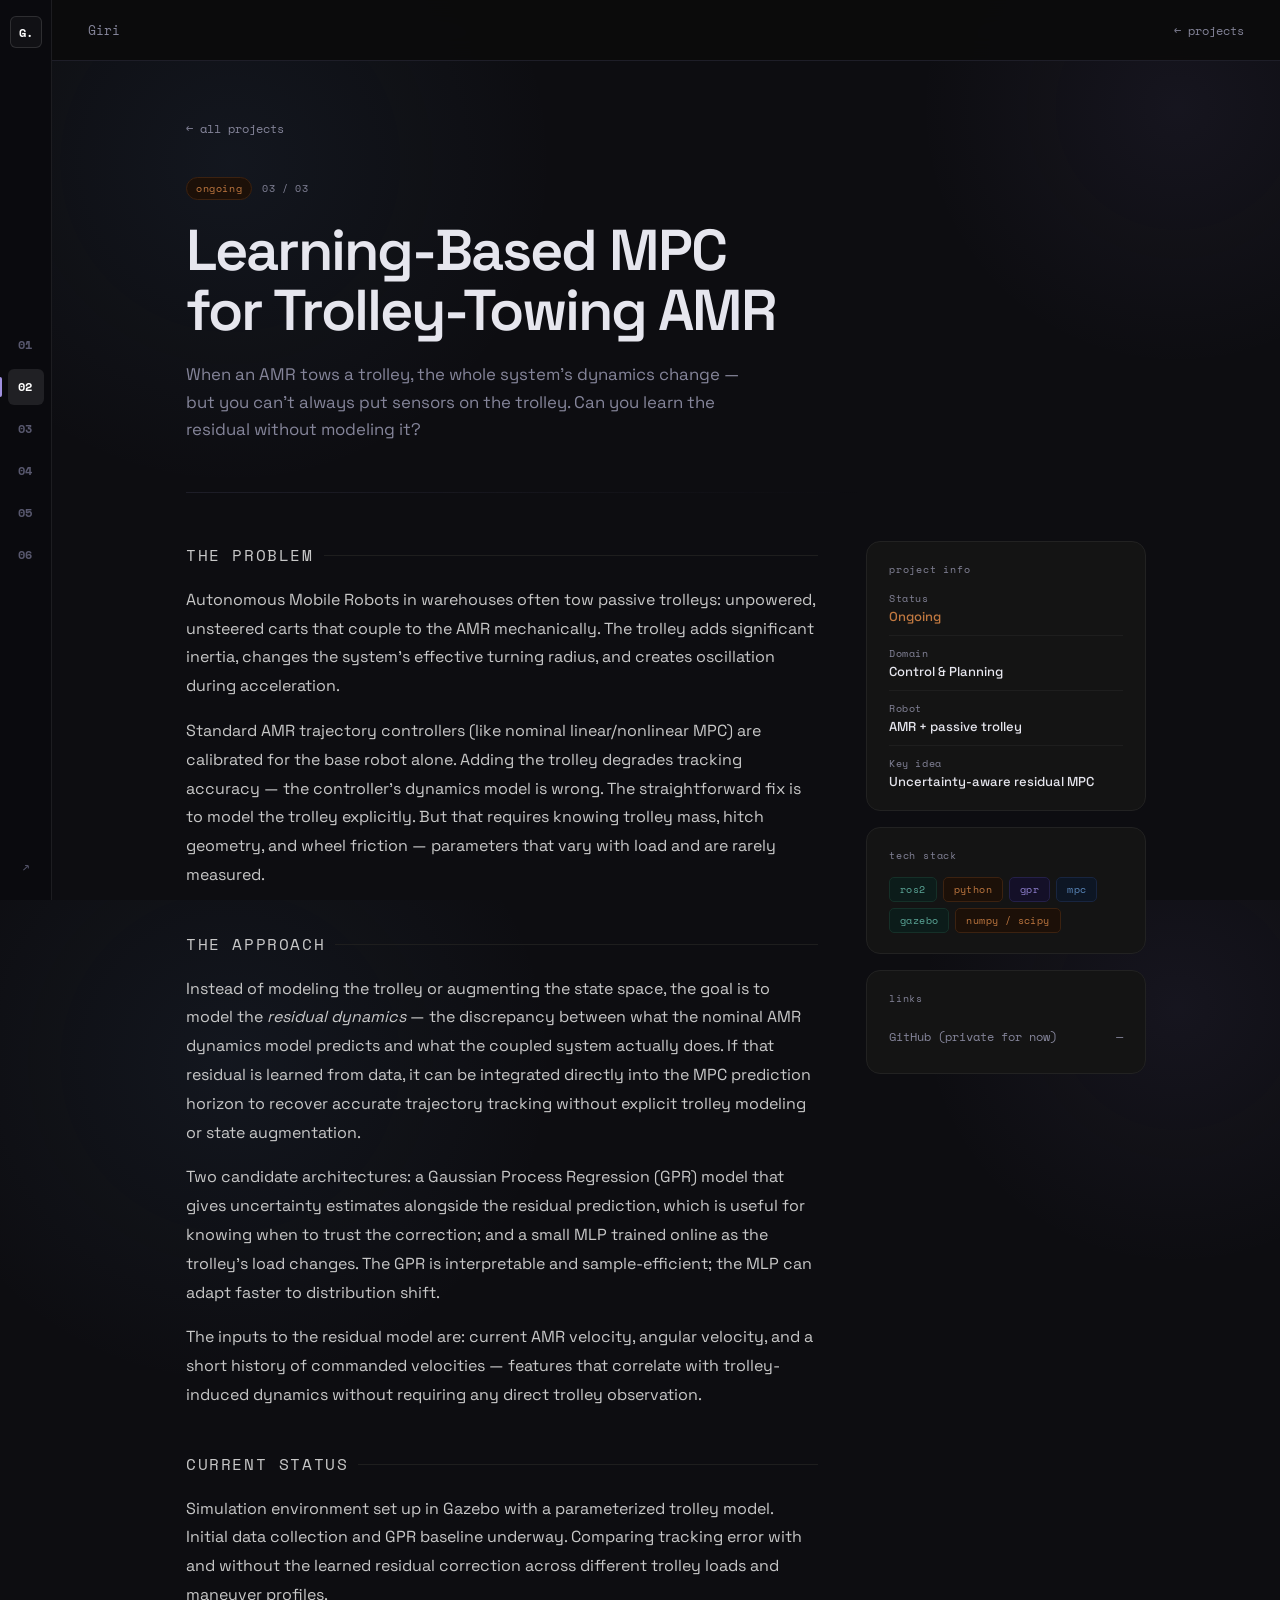
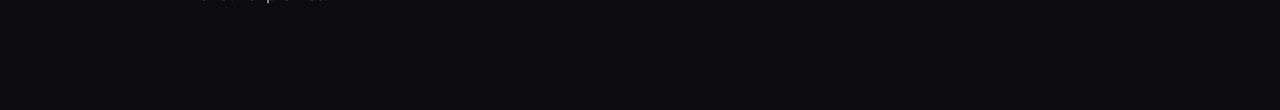
<file: project-amr.html>
<!DOCTYPE html>
<html lang="en">
<head>
  <meta charset="UTF-8" />
  <meta name="viewport" content="width=device-width, initial-scale=1.0" />
  <title>Learning-Based MPC for Trolley-Towing AMR · Giri</title>
  <script>if(window.self!==window.top)document.documentElement.classList.add('embedded');</script>
  <link rel="preconnect" href="https://fonts.googleapis.com" />
  <link href="https://fonts.googleapis.com/css2?family=Space+Grotesk:wght@300;400;500;600&family=Space+Mono:wght@400;700&display=swap" rel="stylesheet" />
  <link rel="stylesheet" href="style.css" />
  <link rel="stylesheet" href="projects.css" />
</head>
<body class="page-body">

  <nav class="page-nav">
    <a href="index.html" class="page-nav-logo">Giri</a>
    <a href="projects.html" class="page-nav-back">← projects</a>
  </nav>

  <div class="detail-wrap">

    <a href="projects.html" class="detail-back">← all projects</a>

    <header class="detail-header">
      <div class="detail-meta">
        <span class="project-status project-status--wip">ongoing</span>
        <span class="project-num" style="font-family:var(--font-mono);font-size:10px;color:var(--muted);">03 / 03</span>
      </div>
      <h1 class="detail-title">Learning-Based MPC<br>for Trolley-Towing AMR</h1>
      <p class="detail-tagline">
        When an AMR tows a trolley, the whole system's dynamics change — but you can't always
        put sensors on the trolley. Can you learn the residual without modeling it?
      </p>
    </header>

    <div class="detail-rule"></div>

    <div class="detail-grid">

      <div class="detail-content">

        <div class="detail-section">
          <p class="detail-section-label">the problem</p>
          <p>
            Autonomous Mobile Robots in warehouses often tow passive trolleys: unpowered, unsteered
            carts that couple to the AMR mechanically. The trolley adds significant inertia, changes
            the system's effective turning radius, and creates oscillation during acceleration.
          </p>
          <p>
            Standard AMR trajectory controllers (like nominal linear/nonlinear MPC)
            are calibrated for the base robot alone. Adding the trolley degrades tracking accuracy —
            the controller's dynamics model is wrong. The straightforward fix is to model the trolley
            explicitly. But that requires knowing trolley mass, hitch geometry, and wheel friction —
            parameters that vary with load and are rarely measured.
          </p>
        </div>

        <div class="detail-section">
          <p class="detail-section-label">the approach</p>
          <p>
            Instead of modeling the trolley or augmenting the state space, the goal is to model the <em>residual dynamics</em> — the
            discrepancy between what the nominal AMR dynamics model predicts and what the coupled system actually does.
            If that residual is learned from data, it can be integrated directly into the MPC prediction horizon
            to recover accurate trajectory tracking without explicit trolley modeling or state augmentation.
          </p>
          <p>
            Two candidate architectures: a Gaussian Process Regression (GPR) model that gives
            uncertainty estimates alongside the residual prediction, which is useful for knowing
            when to trust the correction; and a small MLP trained online as the trolley's load
            changes. The GPR is interpretable and sample-efficient; the MLP can adapt faster
            to distribution shift.
          </p>
          <p>
            The inputs to the residual model are: current AMR velocity, angular velocity, and
            a short history of commanded velocities — features that correlate with trolley-induced
            dynamics without requiring any direct trolley observation.
          </p>
        </div>

        <div class="detail-section">
          <p class="detail-section-label">current status</p>
          <p>
            Simulation environment set up in Gazebo with a parameterized trolley model.
            Initial data collection and GPR baseline underway. Comparing tracking error
            with and without the learned residual correction across different trolley loads
            and maneuver profiles.
          </p>
        </div>

      </div>

      <aside class="detail-sidebar">

        <div class="detail-sidebar-card">
          <span class="detail-sidebar-label">project info</span>
          <div class="detail-stat">
            <span class="detail-stat-label">Status</span>
            <span class="detail-stat-value" style="color:#C07840;">Ongoing</span>
          </div>
          <div class="detail-stat">
            <span class="detail-stat-label">Domain</span>
            <span class="detail-stat-value">Control & Planning</span>
          </div>
          <div class="detail-stat">
            <span class="detail-stat-label">Robot</span>
            <span class="detail-stat-value">AMR + passive trolley</span>
          </div>
          <div class="detail-stat">
            <span class="detail-stat-label">Key idea</span>
            <span class="detail-stat-value">Uncertainty-aware residual MPC</span>
          </div>
        </div>

        <div class="detail-sidebar-card">
          <span class="detail-sidebar-label">tech stack</span>
          <div style="display:flex;flex-wrap:wrap;gap:6px;">
            <span class="tag tag--green">ROS2</span>
            <span class="tag tag--amber">Python</span>
            <span class="tag tag--purple">GPR</span>
            <span class="tag tag--blue">MPC</span>
            <span class="tag tag--green">Gazebo</span>
            <span class="tag tag--amber">NumPy / SciPy</span>
          </div>
        </div>

        <div class="detail-sidebar-card">
          <span class="detail-sidebar-label">links</span>
          <a href="#" class="detail-sidebar-link">GitHub (private for now) <span>—</span></a>
        </div>

      </aside>

    </div>
  </div>

  <script src="projects.js"></script>
  <script src="vnav.js"></script>
<!-- impeccable-live-start -->
<script src="http://localhost:8400/live.js"></script>
<!-- impeccable-live-end -->
</body>
</html>
</file>
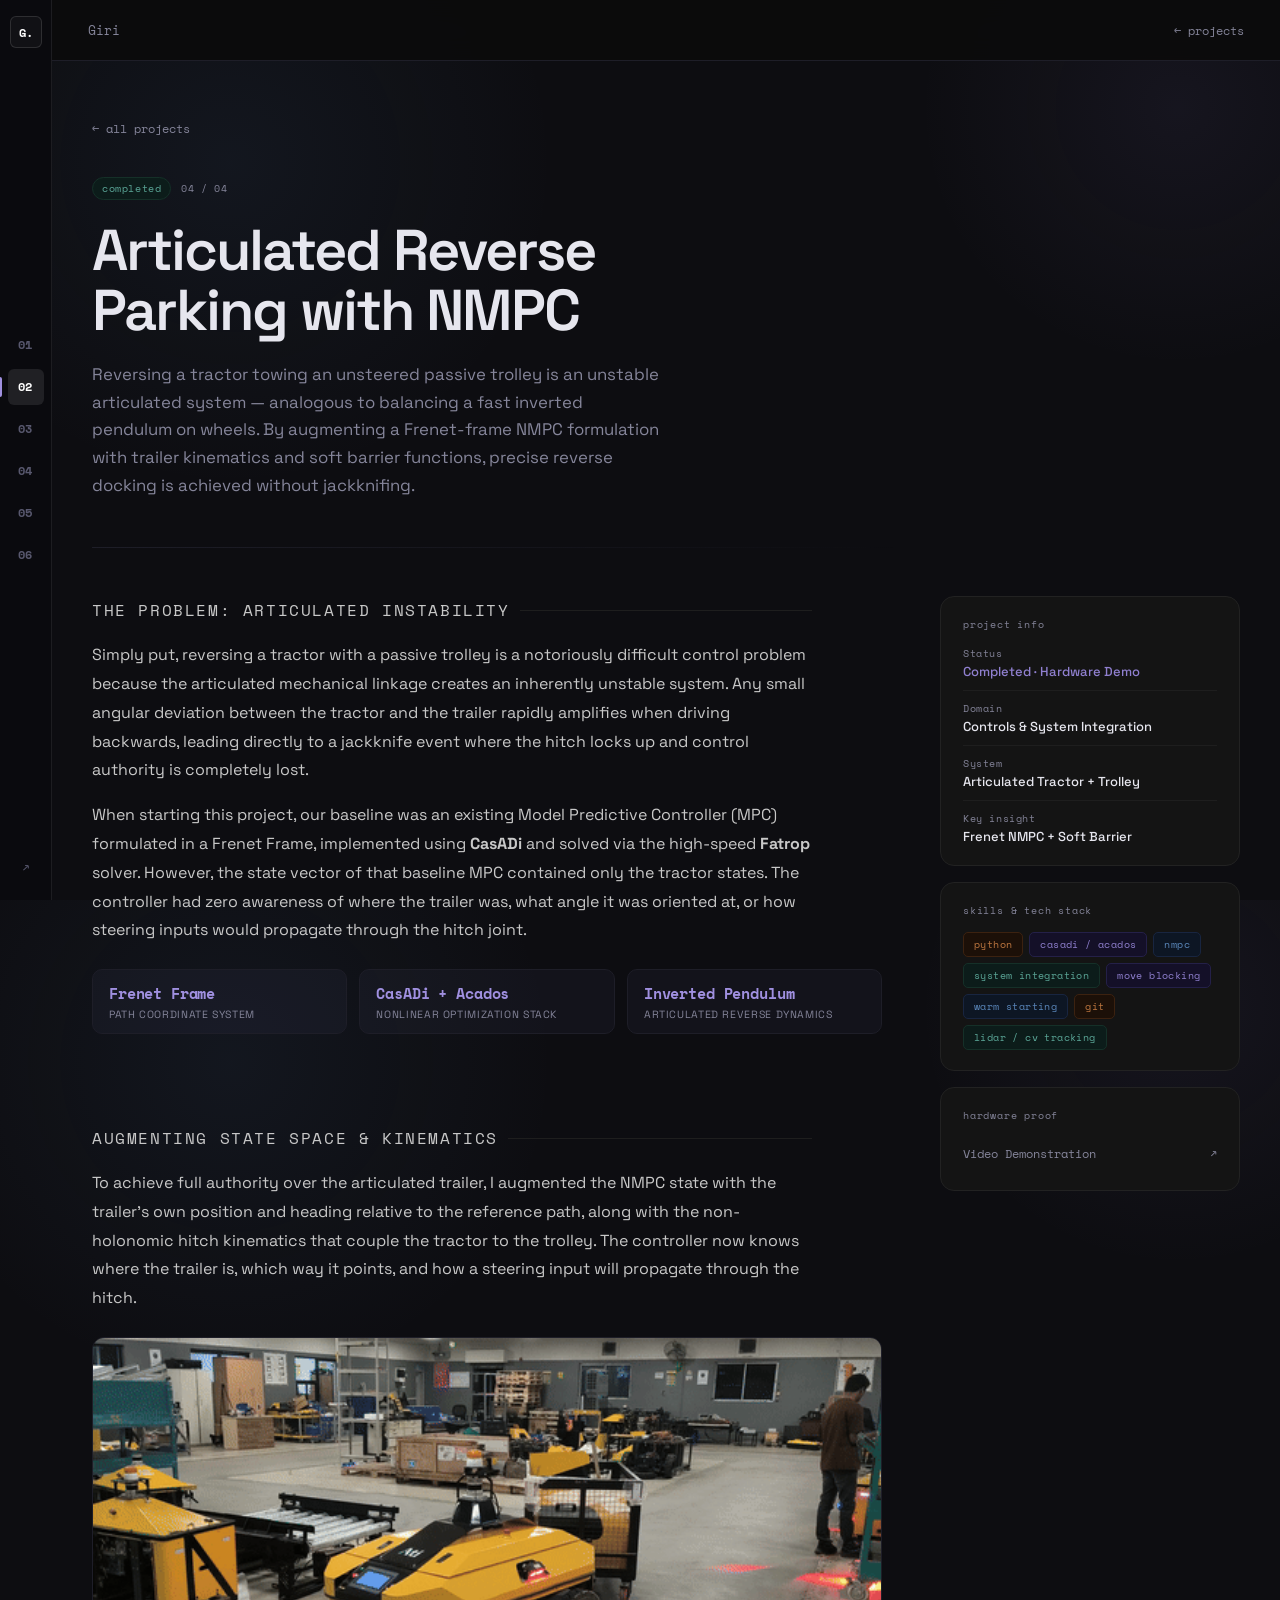
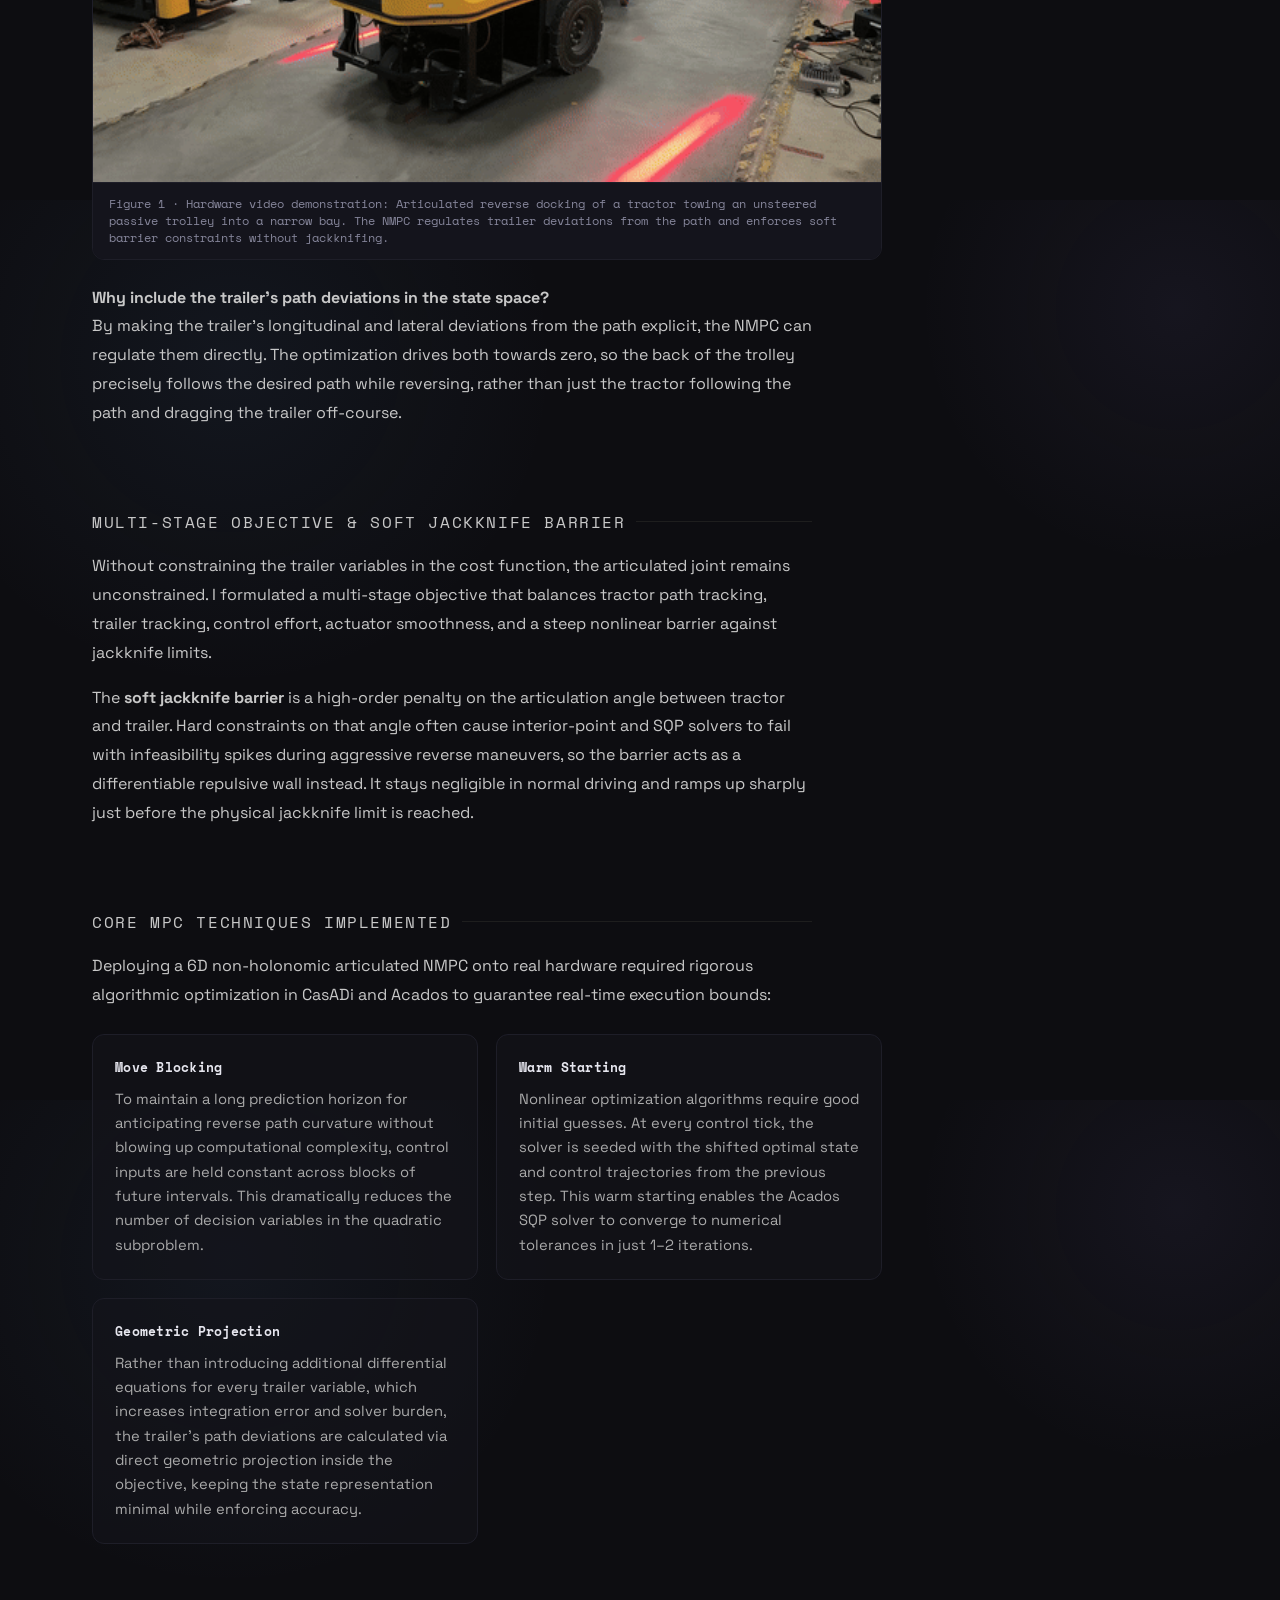
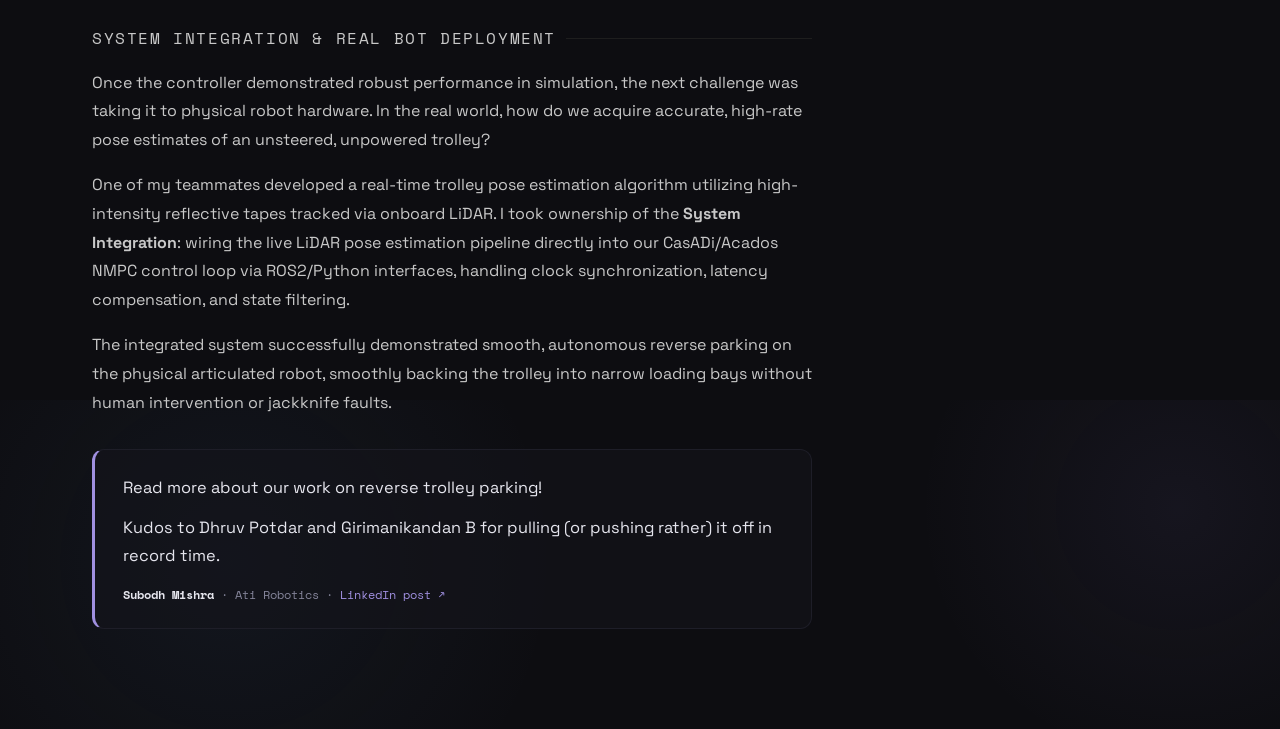
<file: project-reverse-parking.html>
<!DOCTYPE html>
<html lang="en">
<head>
  <meta charset="UTF-8" />
  <meta name="viewport" content="width=device-width, initial-scale=1.0" />
  <title>Articulated Reverse Parking (NMPC) · Giri</title>
  <script>if(window.self!==window.top)document.documentElement.classList.add('embedded');</script>
  <link rel="preconnect" href="https://fonts.googleapis.com" />
  <link href="https://fonts.googleapis.com/css2?family=Space+Grotesk:wght@300;400;500;600&family=Space+Mono:wght@400;700&display=swap" rel="stylesheet" />
  <link rel="stylesheet" href="style.css" />
  <link rel="stylesheet" href="projects.css" />
  <style>
    /* ── Wide shell for technical diagrams and equations ── */
    .detail-wrap { max-width: 1280px; }
    .detail-grid {
      grid-template-columns: minmax(0, 1fr) 300px;
      gap: clamp(36px, 4.5vw, 68px);
    }
    .detail-content { gap: clamp(52px, 6.5vw, 80px); }
    .detail-section p { max-width: 72ch; }
    .detail-section p + .fig-hero,
    .detail-section p + .spec-strip { margin-top: 24px; }

    /* ── Figures & Placeholders ── */
    .image-placeholder {
      background: rgba(30, 30, 40, 0.4);
      border: 1px solid var(--border);
      border-radius: 12px;
      padding: 0;
      display: flex;
      flex-direction: column;
      align-items: stretch;
      justify-content: flex-start;
      text-align: left;
      overflow: hidden;
      margin: 24px 0;
      background: #101016;
    }
    .image-placeholder img.ph-photo {
      display: block;
      width: 100%;
      height: auto;
      max-height: 520px;
      object-fit: contain;
      background: #fff;
    }
    .image-placeholder .placeholder-title {
      display: block;
      padding: 12px 16px;
      font-family: var(--font-mono);
      font-weight: 400;
      font-size: 11.5px;
      color: var(--muted);
      border-top: 1px solid var(--border);
      background: #14141c;
      line-height: 1.5;
    }
    .fig-hero { max-width: 900px; }

    /* ── Endorsement quote ── */
    .quote-card {
      margin: 32px 0 0;
      padding: 24px 28px;
      background: rgba(20, 20, 28, 0.6);
      border: 1px solid var(--border);
      border-left: 3px solid #A090E0;
      border-radius: 12px;
      max-width: 72ch;
    }
    .quote-card blockquote { margin: 0; }
    .quote-card blockquote p {
      font-size: 1.02rem;
      line-height: 1.7;
      color: var(--text);
    }
    .quote-card blockquote p + p { margin-top: 12px; }
    .quote-card figcaption {
      margin-top: 16px;
      font-family: var(--font-mono);
      font-size: 11.5px;
      color: var(--muted);
      line-height: 1.6;
    }
    .quote-card figcaption strong { color: var(--text); font-weight: 600; }
    .quote-card figcaption a { color: #A090E0; text-decoration: none; }
    .quote-card figcaption a:hover { text-decoration: underline; }

    /* ── Spec chips ── */
    .spec-strip {
      display: flex;
      flex-wrap: wrap;
      gap: 12px;
      margin: 24px 0 10px;
    }
    .spec-chip {
      flex: 1 1 150px;
      background: rgba(144, 128, 208, 0.05);
      border: 1px solid var(--border);
      border-radius: 10px;
      padding: 12px 16px;
    }
    .spec-chip-value {
      font-family: var(--font-mono);
      font-size: 15px;
      font-weight: 700;
      color: #A090E0;
      letter-spacing: -0.01em;
    }
    .spec-chip-label {
      font-size: 10.5px;
      color: var(--muted);
      text-transform: uppercase;
      letter-spacing: 0.06em;
      margin-top: 4px;
    }

    /* ── Techniques Grid ── */
    .techniques-grid {
      display: grid;
      grid-template-columns: repeat(auto-fit, minmax(260px, 1fr));
      gap: 18px;
      margin-top: 24px;
    }
    .technique-card {
      background: rgba(20, 20, 28, 0.6);
      border: 1px solid var(--border);
      border-radius: 12px;
      padding: 22px;
      display: flex;
      flex-direction: column;
      gap: 10px;
    }
    .technique-card h4 {
      font-family: var(--font-mono);
      font-size: 13px;
      font-weight: 700;
      color: var(--text);
      letter-spacing: 0.02em;
    }
    .technique-card p {
      font-size: 0.92rem;
      color: #aaa;
      line-height: 1.65;
    }

    @media (max-width: 1000px) {
      .detail-grid { grid-template-columns: 1fr; }
      .detail-sidebar { position: static; }
    }
  </style>
</head>
<body class="page-body">

  <nav class="page-nav">
    <a href="index.html" class="page-nav-logo">Giri</a>
    <a href="projects.html" class="page-nav-back">← projects</a>
  </nav>

  <div class="detail-wrap">

    <a href="projects.html" class="detail-back">← all projects</a>

    <header class="detail-header">
      <div class="detail-meta">
        <span class="project-status project-status--done">completed</span>
        <span class="project-num" style="font-family:var(--font-mono);font-size:10px;color:var(--muted);">04 / 04</span>
      </div>
      <h1 class="detail-title">Articulated Reverse<br>Parking with NMPC</h1>
      <p class="detail-tagline">
        Reversing a tractor towing an unsteered passive trolley is an unstable articulated system — analogous to balancing a fast inverted pendulum on wheels. By augmenting a Frenet-frame NMPC formulation with trailer kinematics and soft barrier functions, precise reverse docking is achieved without jackknifing.
      </p>
    </header>

    <div class="detail-rule"></div>

    <div class="detail-grid">

      <div class="detail-content">

        <!-- Section 1: Problem -->
        <div class="detail-section">
          <p class="detail-section-label">the problem: articulated instability</p>
          <p>
            Simply put, reversing a tractor with a passive trolley is a notoriously difficult control problem because the articulated mechanical linkage creates an inherently unstable system. Any small angular deviation between the tractor and the trailer rapidly amplifies when driving backwards, leading directly to a jackknife event where the hitch locks up and control authority is completely lost.
          </p>
          <p>
            When starting this project, our baseline was an existing Model Predictive Controller (MPC) formulated in a Frenet Frame, implemented using <strong>CasADi</strong> and solved via the high-speed <strong>Fatrop</strong> solver. However, the state vector of that baseline MPC contained only the tractor states. The controller had zero awareness of where the trailer was, what angle it was oriented at, or how steering inputs would propagate through the hitch joint.
          </p>

          <div class="spec-strip">
            <div class="spec-chip">
              <div class="spec-chip-value">Frenet Frame</div>
              <div class="spec-chip-label">Path Coordinate System</div>
            </div>
            <div class="spec-chip">
              <div class="spec-chip-value">CasADi + Acados</div>
              <div class="spec-chip-label">Nonlinear Optimization Stack</div>
            </div>
            <div class="spec-chip">
              <div class="spec-chip-value">Inverted Pendulum</div>
              <div class="spec-chip-label">Articulated Reverse Dynamics</div>
            </div>
          </div>
        </div>

        <!-- Section 2: Kinematics & States -->
        <div class="detail-section">
          <p class="detail-section-label">augmenting state space & kinematics</p>
          <p>
            To achieve full authority over the articulated trailer, I augmented the NMPC state with the trailer's own position and heading relative to the reference path, along with the non-holonomic hitch kinematics that couple the tractor to the trolley. The controller now knows where the trailer is, which way it points, and how a steering input will propagate through the hitch.
          </p>

          <div class="image-placeholder fig-hero">
            <img src="img/Reverse.gif" class="ph-photo" alt="Hardware demonstration of Articulated Reverse Parking with NMPC" />
            <span class="placeholder-title">Figure 1 · Hardware video demonstration: Articulated reverse docking of a tractor towing an unsteered passive trolley into a narrow bay. The NMPC regulates trailer deviations from the path and enforces soft barrier constraints without jackknifing.</span>
          </div>

          <p>
            <strong>Why include the trailer's path deviations in the state space?</strong><br>
            By making the trailer's longitudinal and lateral deviations from the path explicit, the NMPC can regulate them directly. The optimization drives both towards zero, so the back of the trolley precisely follows the desired path while reversing, rather than just the tractor following the path and dragging the trailer off-course.
          </p>
        </div>

        <!-- Section 3: Cost function & Barrier -->
        <div class="detail-section">
          <p class="detail-section-label">multi-stage objective & soft jackknife barrier</p>
          <p>
            Without constraining the trailer variables in the cost function, the articulated joint remains unconstrained. I formulated a multi-stage objective that balances tractor path tracking, trailer tracking, control effort, actuator smoothness, and a steep nonlinear barrier against jackknife limits.
          </p>
          <p>
            The <strong>soft jackknife barrier</strong> is a high-order penalty on the articulation angle between tractor and trailer. Hard constraints on that angle often cause interior-point and SQP solvers to fail with infeasibility spikes during aggressive reverse maneuvers, so the barrier acts as a differentiable repulsive wall instead. It stays negligible in normal driving and ramps up sharply just before the physical jackknife limit is reached.
          </p>
        </div>

        <!-- Section 4: MPC Techniques -->
        <div class="detail-section">
          <p class="detail-section-label">core mpc techniques implemented</p>
          <p>
            Deploying a 6D non-holonomic articulated NMPC onto real hardware required rigorous algorithmic optimization in CasADi and Acados to guarantee real-time execution bounds:
          </p>

          <div class="techniques-grid">
            <div class="technique-card">
              <h4>Move Blocking</h4>
              <p>
                To maintain a long prediction horizon for anticipating reverse path curvature without blowing up computational complexity, control inputs are held constant across blocks of future intervals. This dramatically reduces the number of decision variables in the quadratic subproblem.
              </p>
            </div>
            <div class="technique-card">
              <h4>Warm Starting</h4>
              <p>
                Nonlinear optimization algorithms require good initial guesses. At every control tick, the solver is seeded with the shifted optimal state and control trajectories from the previous step. This warm starting enables the Acados SQP solver to converge to numerical tolerances in just 1–2 iterations.
              </p>
            </div>
            <div class="technique-card">
              <h4>Geometric Projection</h4>
              <p>
                Rather than introducing additional differential equations for every trailer variable, which increases integration error and solver burden, the trailer's path deviations are calculated via direct geometric projection inside the objective, keeping the state representation minimal while enforcing accuracy.
              </p>
            </div>
          </div>
        </div>

        <!-- Section 5: System Integration & Hardware -->
        <div class="detail-section">
          <p class="detail-section-label">system integration & real bot deployment</p>
          <p>
            Once the controller demonstrated robust performance in simulation, the next challenge was taking it to physical robot hardware. In the real world, how do we acquire accurate, high-rate pose estimates of an unsteered, unpowered trolley?
          </p>
          <p>
            One of my teammates developed a real-time trolley pose estimation algorithm utilizing high-intensity reflective tapes tracked via onboard LiDAR. I took ownership of the <strong>System Integration</strong>: wiring the live LiDAR pose estimation pipeline directly into our CasADi/Acados NMPC control loop via ROS2/Python interfaces, handling clock synchronization, latency compensation, and state filtering.
          </p>
          <p>
            The integrated system successfully demonstrated smooth, autonomous reverse parking on the physical articulated robot, smoothly backing the trolley into narrow loading bays without human intervention or jackknife faults.
          </p>

          <figure class="quote-card">
            <blockquote>
              <p>Read more about our work on reverse trolley parking!</p>
              <p>Kudos to Dhruv Potdar and Girimanikandan B for pulling (or pushing rather) it off in record time.</p>
            </blockquote>
            <figcaption>
              <strong>Subodh Mishra</strong> · Ati Robotics ·
              <a href="https://lnkd.in/p/gpWjQXjR" target="_blank" rel="noopener noreferrer">LinkedIn post ↗</a>
            </figcaption>
          </figure>
        </div>

      </div>

      <!-- Right Sidebar -->
      <aside class="detail-sidebar">

        <div class="detail-sidebar-card">
          <span class="detail-sidebar-label">project info</span>
          <div class="detail-stat">
            <span class="detail-stat-label">Status</span>
            <span class="detail-stat-value" style="color:#9080D0;">Completed · Hardware Demo</span>
          </div>
          <div class="detail-stat">
            <span class="detail-stat-label">Domain</span>
            <span class="detail-stat-value">Controls & System Integration</span>
          </div>
          <div class="detail-stat">
            <span class="detail-stat-label">System</span>
            <span class="detail-stat-value">Articulated Tractor + Trolley</span>
          </div>
          <div class="detail-stat">
            <span class="detail-stat-label">Key insight</span>
            <span class="detail-stat-value">Frenet NMPC + Soft Barrier</span>
          </div>
        </div>

        <div class="detail-sidebar-card">
          <span class="detail-sidebar-label">skills & tech stack</span>
          <div style="display:flex;flex-wrap:wrap;gap:6px;">
            <span class="tag tag--amber">Python</span>
            <span class="tag tag--purple">CasADi / Acados</span>
            <span class="tag tag--blue">NMPC</span>
            <span class="tag tag--green">System Integration</span>
            <span class="tag tag--purple">Move Blocking</span>
            <span class="tag tag--blue">Warm Starting</span>
            <span class="tag tag--amber">Git</span>
            <span class="tag tag--green">LiDAR / CV Tracking</span>
          </div>
        </div>

        <div class="detail-sidebar-card">
          <span class="detail-sidebar-label">hardware proof</span>
          <a href="https://drive.google.com/file/d/1rZ3Bz4De_voNd6NiShxESbiK3uJucamC/view?usp=sharing" target="_blank" rel="noopener noreferrer" class="detail-sidebar-link">Video Demonstration <span>↗</span></a>
        </div>

      </aside>

    </div>
  </div>

  <script src="projects.js"></script>
  <script src="vnav.js"></script>
<!-- impeccable-live-start -->
<script src="http://localhost:8400/live.js"></script>
<!-- impeccable-live-end -->
</body>
</html>
</file>
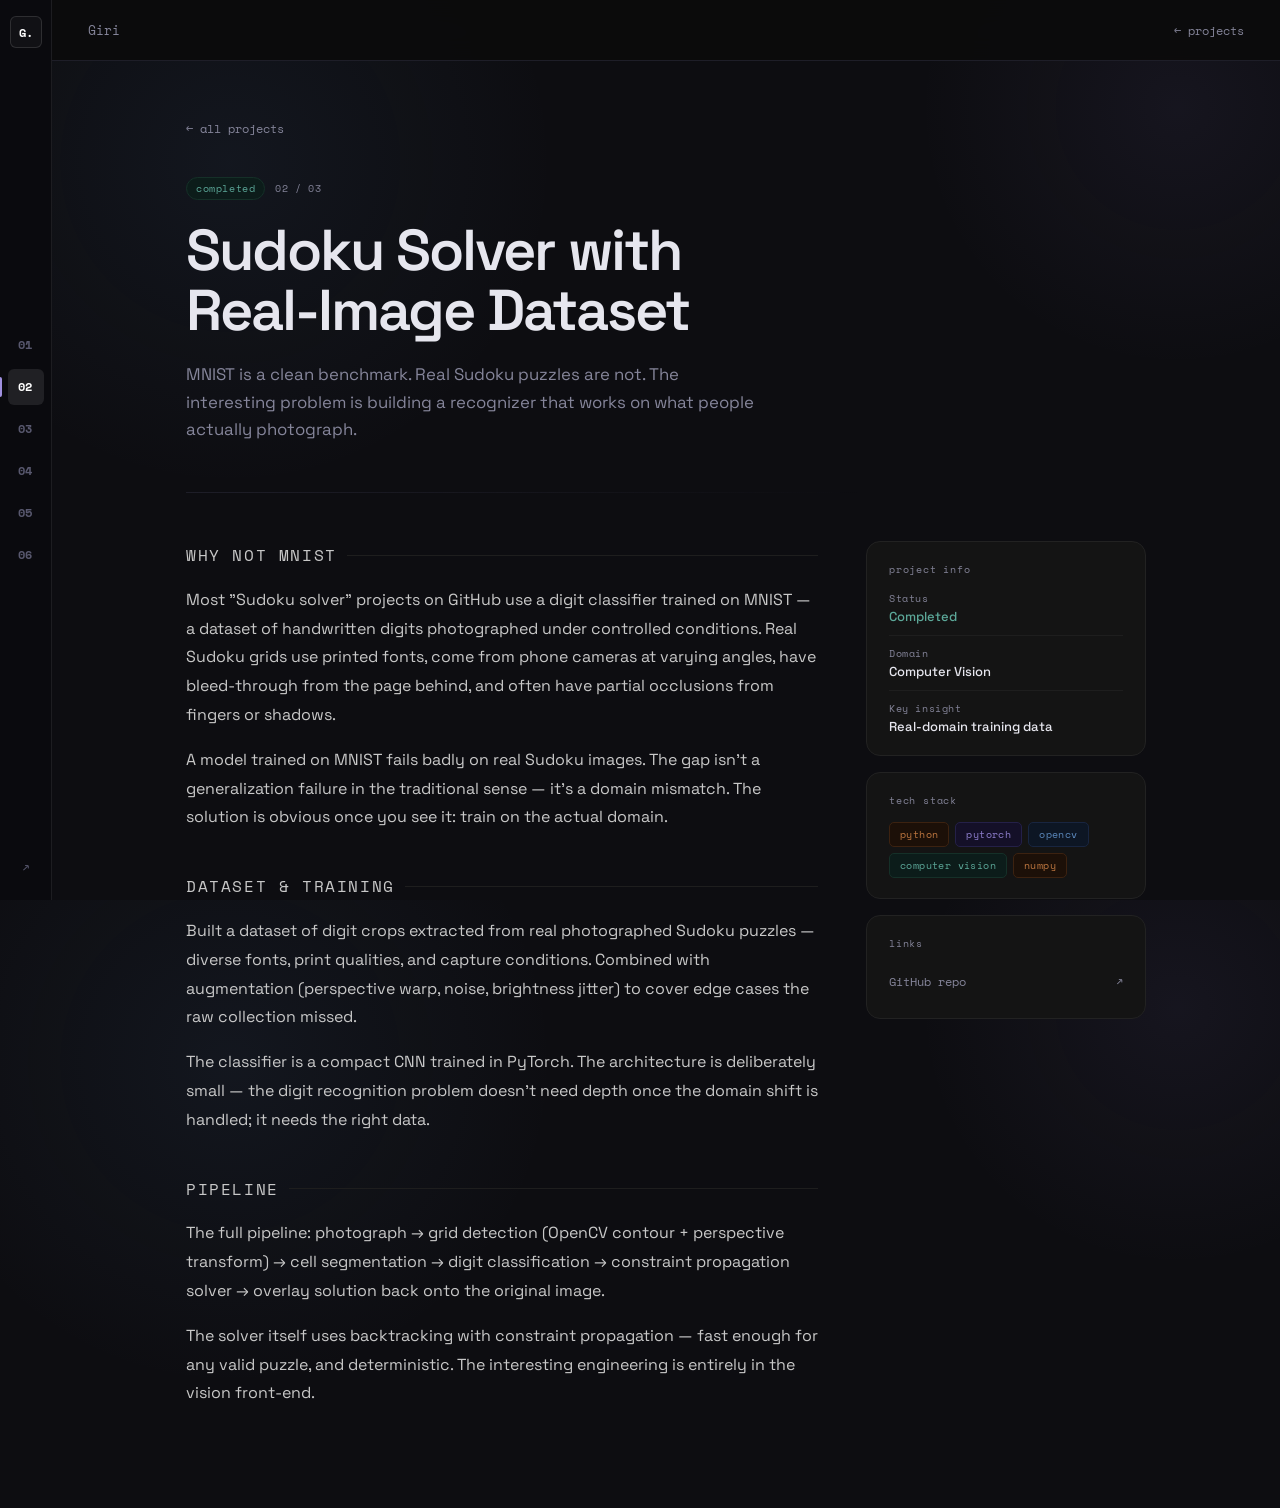
<file: project-sudoku.html>
<!DOCTYPE html>
<html lang="en">
<head>
  <meta charset="UTF-8" />
  <meta name="viewport" content="width=device-width, initial-scale=1.0" />
  <title>Sudoku Solver · Giri</title>
  <script>if(window.self!==window.top)document.documentElement.classList.add('embedded');</script>
  <link rel="preconnect" href="https://fonts.googleapis.com" />
  <link href="https://fonts.googleapis.com/css2?family=Space+Grotesk:wght@300;400;500;600&family=Space+Mono:wght@400;700&display=swap" rel="stylesheet" />
  <link rel="stylesheet" href="style.css" />
  <link rel="stylesheet" href="projects.css" />
</head>
<body class="page-body">

  <nav class="page-nav">
    <a href="index.html" class="page-nav-logo">Giri</a>
    <a href="projects.html" class="page-nav-back">← projects</a>
  </nav>

  <div class="detail-wrap">

    <a href="projects.html" class="detail-back">← all projects</a>

    <header class="detail-header">
      <div class="detail-meta">
        <span class="project-status project-status--done">completed</span>
        <span class="project-num" style="font-family:var(--font-mono);font-size:10px;color:var(--muted);">02 / 03</span>
      </div>
      <h1 class="detail-title">Sudoku Solver with<br>Real-Image Dataset</h1>
      <p class="detail-tagline">
        MNIST is a clean benchmark. Real Sudoku puzzles are not.
        The interesting problem is building a recognizer that works on what people actually photograph.
      </p>
    </header>

    <div class="detail-rule"></div>

    <div class="detail-grid">

      <div class="detail-content">

        <div class="detail-section">
          <p class="detail-section-label">why not MNIST</p>
          <p>
            Most "Sudoku solver" projects on GitHub use a digit classifier trained on MNIST — a dataset of
            handwritten digits photographed under controlled conditions. Real Sudoku grids use printed fonts,
            come from phone cameras at varying angles, have bleed-through from the page behind, and often
            have partial occlusions from fingers or shadows.
          </p>
          <p>
            A model trained on MNIST fails badly on real Sudoku images. The gap isn't a generalization failure
            in the traditional sense — it's a domain mismatch. The solution is obvious once you see it:
            train on the actual domain.
          </p>
        </div>

        <div class="detail-section">
          <p class="detail-section-label">dataset & training</p>
          <p>
            Built a dataset of digit crops extracted from real photographed Sudoku puzzles — diverse fonts,
            print qualities, and capture conditions. Combined with augmentation (perspective warp, noise,
            brightness jitter) to cover edge cases the raw collection missed.
          </p>
          <p>
            The classifier is a compact CNN trained in PyTorch. The architecture is deliberately small —
            the digit recognition problem doesn't need depth once the domain shift is handled; it needs
            the right data.
          </p>
        </div>

        <div class="detail-section">
          <p class="detail-section-label">pipeline</p>
          <p>
            The full pipeline: photograph → grid detection (OpenCV contour + perspective transform) →
            cell segmentation → digit classification → constraint propagation solver → overlay solution
            back onto the original image.
          </p>
          <p>
            The solver itself uses backtracking with constraint propagation — fast enough for any valid
            puzzle, and deterministic. The interesting engineering is entirely in the vision front-end.
          </p>
        </div>

      </div>

      <aside class="detail-sidebar">

        <div class="detail-sidebar-card">
          <span class="detail-sidebar-label">project info</span>
          <div class="detail-stat">
            <span class="detail-stat-label">Status</span>
            <span class="detail-stat-value" style="color:#5CA899;">Completed</span>
          </div>
          <div class="detail-stat">
            <span class="detail-stat-label">Domain</span>
            <span class="detail-stat-value">Computer Vision</span>
          </div>
          <div class="detail-stat">
            <span class="detail-stat-label">Key insight</span>
            <span class="detail-stat-value">Real-domain training data</span>
          </div>
        </div>

        <div class="detail-sidebar-card">
          <span class="detail-sidebar-label">tech stack</span>
          <div style="display:flex;flex-wrap:wrap;gap:6px;">
            <span class="tag tag--amber">Python</span>
            <span class="tag tag--purple">PyTorch</span>
            <span class="tag tag--blue">OpenCV</span>
            <span class="tag tag--green">Computer Vision</span>
            <span class="tag tag--amber">NumPy</span>
          </div>
        </div>

        <div class="detail-sidebar-card">
          <span class="detail-sidebar-label">links</span>
          <a href="#" class="detail-sidebar-link">GitHub repo <span>↗</span></a>
        </div>

      </aside>

    </div>
  </div>

  <script src="projects.js"></script>
  <script src="vnav.js"></script>
<!-- impeccable-live-start -->
<script src="http://localhost:8400/live.js"></script>
<!-- impeccable-live-end -->
</body>
</html>
</file>
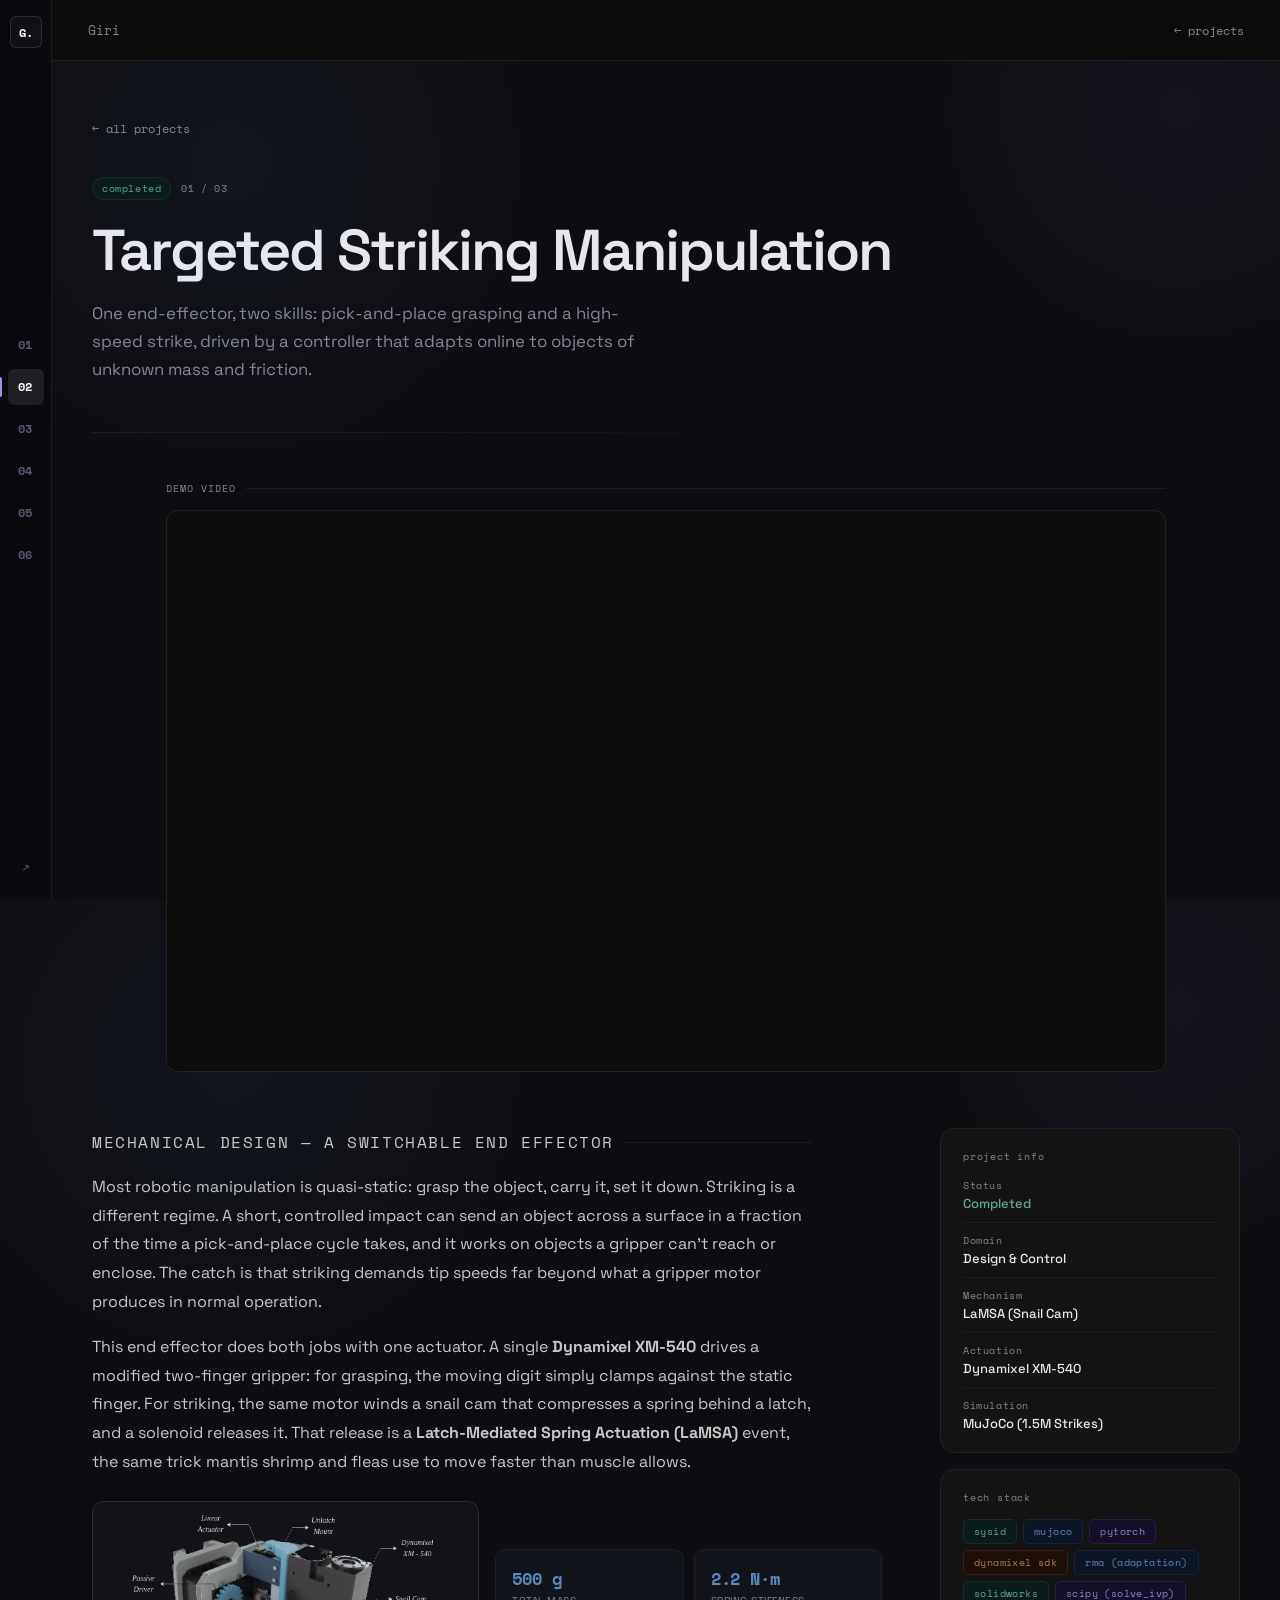
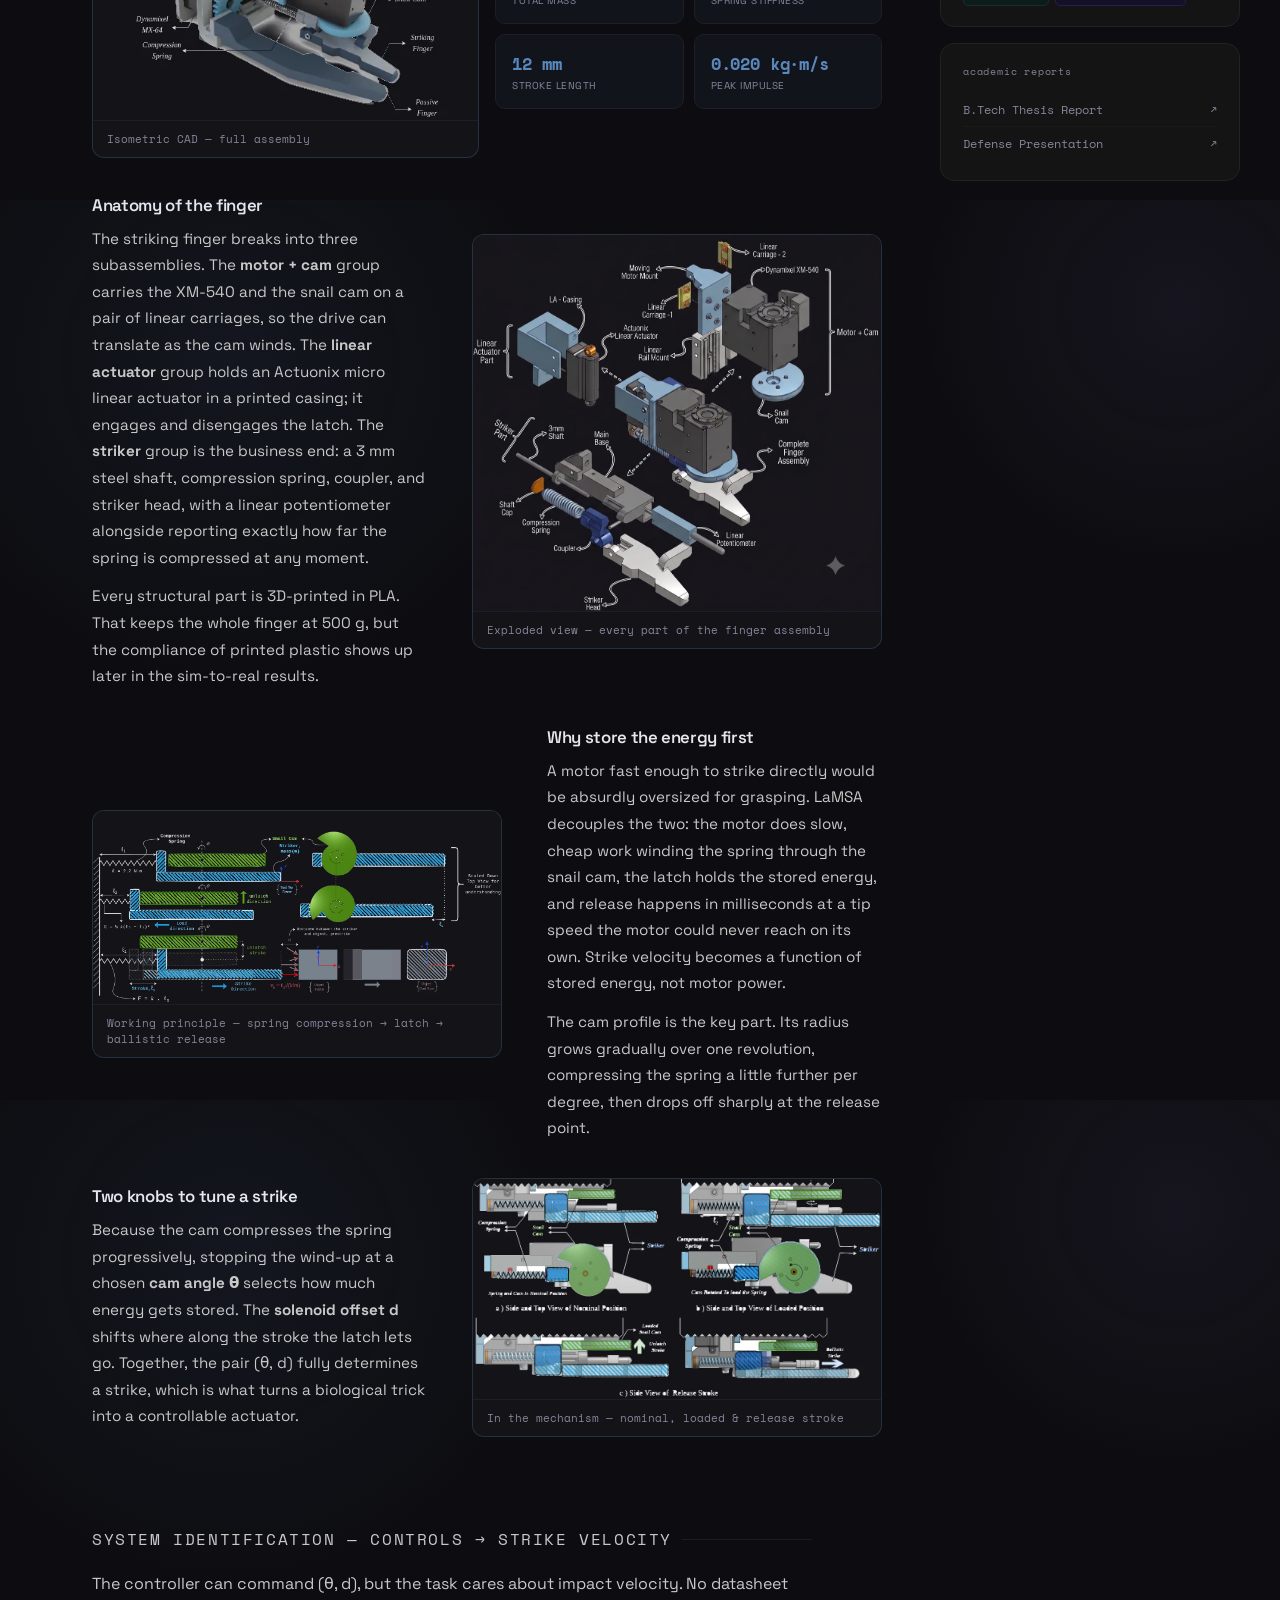
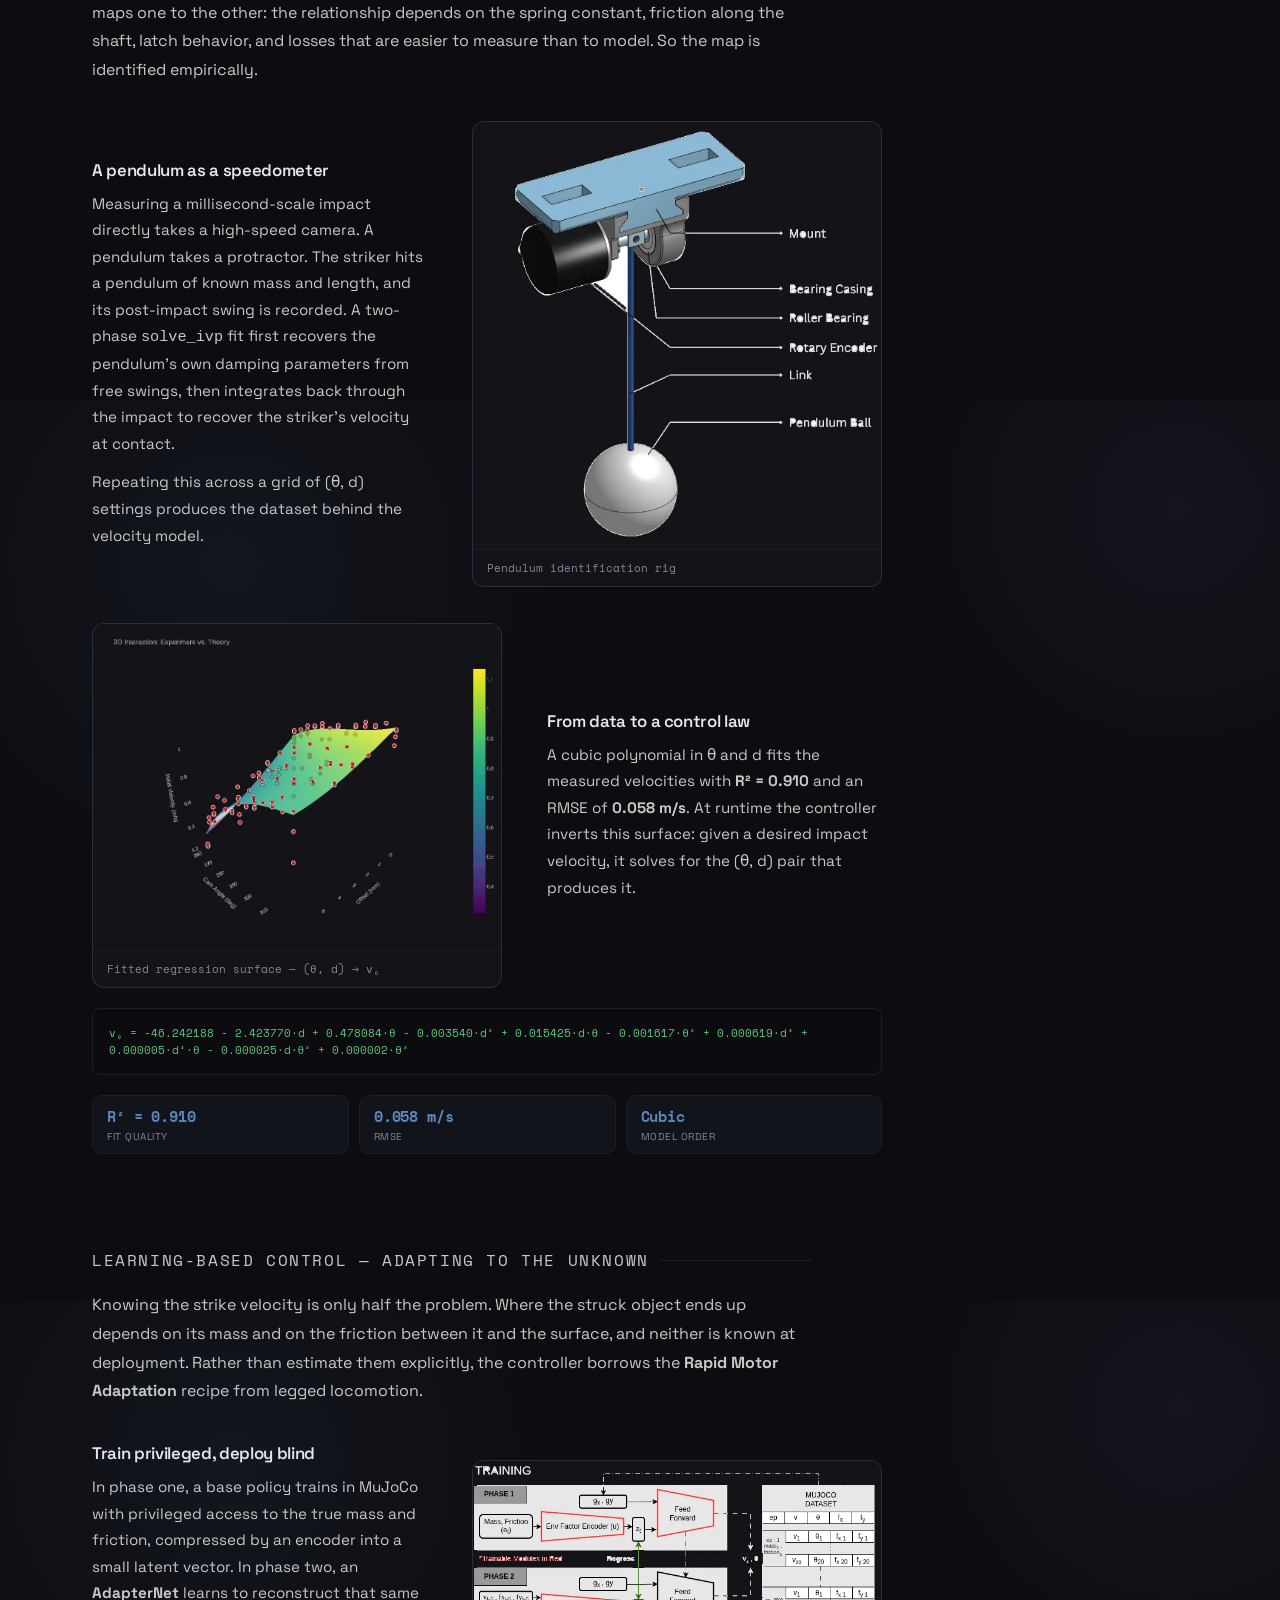
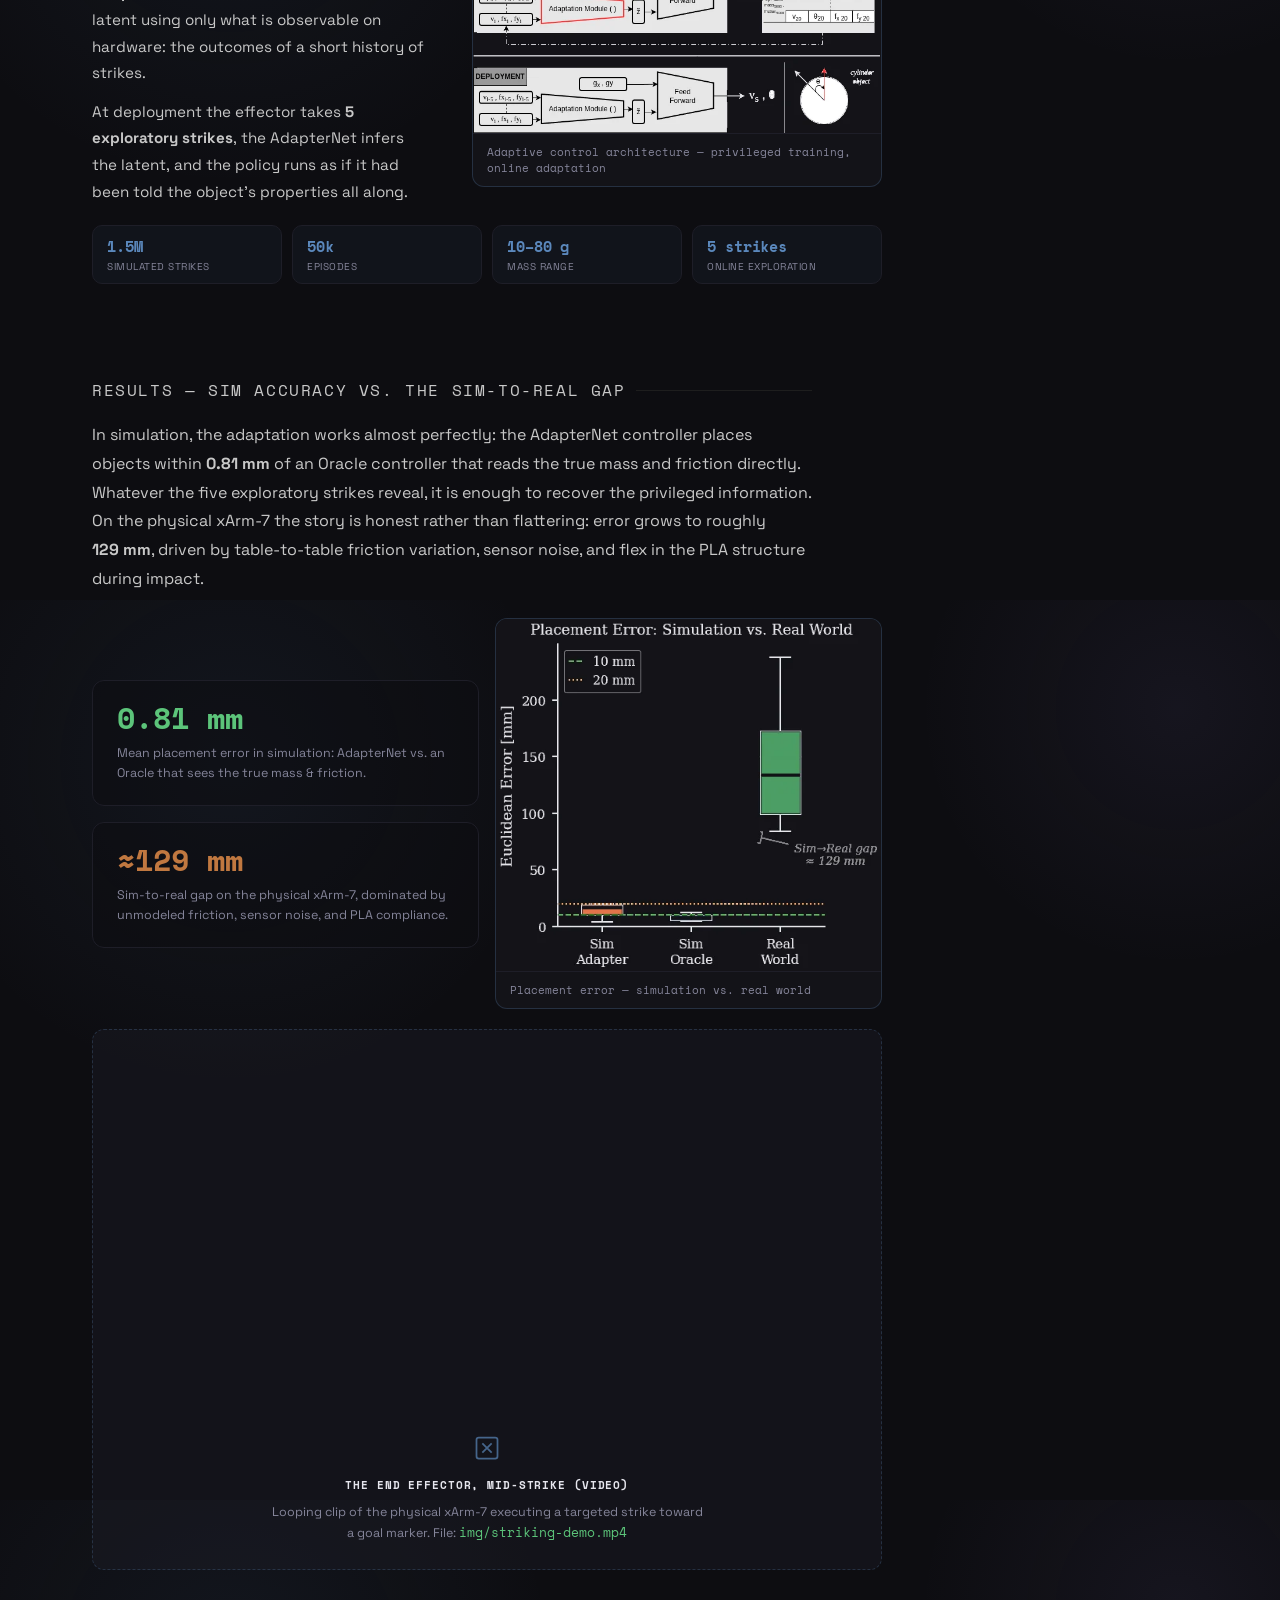
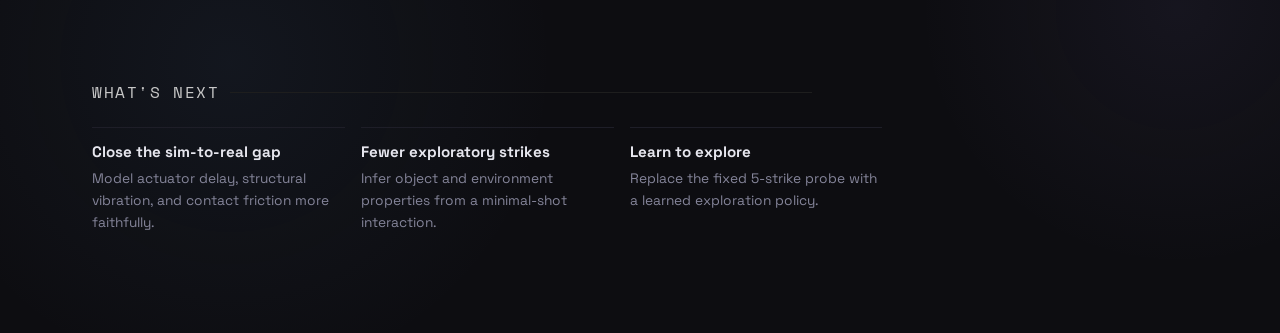
<file: project-xarm7.html>
<!DOCTYPE html>
<html lang="en">
<head>
  <meta charset="UTF-8" />
  <meta name="viewport" content="width=device-width, initial-scale=1.0" />
  <title>Targeted Striking · Giri</title>
  <script>if(window.self!==window.top)document.documentElement.classList.add('embedded');</script>
  <link rel="preconnect" href="https://fonts.googleapis.com" />
  <link href="https://fonts.googleapis.com/css2?family=Space+Grotesk:wght@300;400;500;600&family=Space+Mono:wght@400;700&display=swap" rel="stylesheet" />
  <link rel="stylesheet" href="style.css" />
  <link rel="stylesheet" href="projects.css" />
  <style>
    /* ── Wide shell: the figures are 950–1350px diagrams; give them room ── */
    .detail-wrap { max-width: 1340px; }
    .detail-grid {
      grid-template-columns: minmax(0, 1fr) 300px;
      gap: clamp(36px, 4.5vw, 72px);
    }
    /* Section rhythm: generous between sections, tight within groups */
    .detail-content { gap: clamp(56px, 7vw, 88px); }
    .detail-section p { max-width: 72ch; }
    .detail-section p + .fig-pair,
    .detail-section p + .image-placeholder { margin-top: 24px; }

    /* ── Figures & placeholders ── */
    .image-placeholder {
      background: rgba(30, 30, 40, 0.4);
      border: 1px dashed rgba(91, 136, 188, 0.25);
      border-radius: 12px;
      padding: 26px;
      display: flex;
      flex-direction: column;
      align-items: center;
      justify-content: center;
      text-align: center;
      gap: 10px;
      margin: 20px 0;
      transition: border-color 200ms ease, background 200ms ease;
      min-height: 180px;
    }
    .image-placeholder:hover {
      border-color: rgba(91, 136, 188, 0.5);
      background: rgba(30, 30, 40, 0.6);
    }
    .placeholder-icon { color: var(--steel); opacity: 0.7; }
    .placeholder-title {
      font-family: var(--font-mono);
      font-size: 11px;
      text-transform: uppercase;
      letter-spacing: 0.08em;
      color: var(--text);
      font-weight: 600;
    }
    .placeholder-desc {
      font-size: 12.5px;
      color: var(--muted);
      max-width: 440px;
      line-height: 1.55;
    }
    .placeholder-desc code {
      color: #5CC47A;
      font-family: var(--font-mono);
    }

    /* Once a real file resolves, the <img> or <video> takes over and the
       dashed placeholder chrome collapses into a plain caption. */
    /* Keep lazy media in layout so it can load; display:none prevents its
       load event from ever firing, which leaves the placeholder permanent. */
    .image-placeholder img.ph-photo,
    .image-placeholder video.ph-photo {
      display: block;
      width: 100%;
      visibility: hidden;
    }
    .image-placeholder.has-image {
      display: flex;
      flex-direction: column;
      align-items: stretch;
      justify-content: flex-start;
      gap: 0;
      padding: 0;
      border-style: solid;
      background: #131318; /* matches the recolored figures' canvas */
      text-align: left;
      overflow: hidden;
      min-height: 0;
    }
    .image-placeholder.has-image img.ph-photo,
    .image-placeholder.has-image video.ph-photo { visibility: visible; }
    .image-placeholder.has-image .placeholder-icon,
    .image-placeholder.has-image .placeholder-desc { display: none; }
    .image-placeholder.has-image .placeholder-title {
      display: block;
      margin-top: auto; /* caption pinned to card bottom in paired rows */
      padding: 10px 14px;
      font-family: var(--font-mono);
      font-weight: 400;
      text-transform: none;
      letter-spacing: 0;
      font-size: 11px;
      color: var(--muted);
      border-top: 1px solid var(--border);
    }

    /* Paired rows: figure + figure, or figure + facts. Auto-collapses. */
    .fig-pair {
      display: grid;
      grid-template-columns: repeat(auto-fit, minmax(340px, 1fr));
      gap: 16px;
      align-items: stretch;
      margin: 20px 0;
    }
    .fig-pair .image-placeholder { margin: 0; height: 100%; }
    .fig-pair .image-placeholder.has-image img.ph-photo,
    .fig-pair .image-placeholder.has-image video.ph-photo {
      flex: 1;
      object-fit: contain;
      min-height: 0;
    }

    /* Showpiece figure: centered, not stretched edge-to-edge */
    .fig-hero { max-width: 860px; margin-left: auto; margin-right: auto; }

    /* Prose + figure rows: every figure earns a text column that explains it */
    .media-row {
      display: grid;
      grid-template-columns: minmax(0, 0.9fr) minmax(0, 1.1fr);
      gap: clamp(28px, 3.5vw, 56px);
      align-items: center;
      margin-top: 36px;
    }
    .media-row--flip { grid-template-columns: minmax(0, 1.1fr) minmax(0, 0.9fr); }
    .media-row--flip .media-row-text { order: 2; }
    .media-row .image-placeholder { margin: 0; }
    .media-row-text h3 {
      font-size: 1.05rem;
      font-weight: 600;
      letter-spacing: -0.02em;
      color: var(--text);
      margin-bottom: 10px;
    }
    .media-row-text p { font-size: 0.95rem; line-height: 1.75; }
    .media-row-text p + p { margin-top: 12px; }
    @media (max-width: 900px) {
      .media-row, .media-row--flip { grid-template-columns: 1fr; }
      .media-row--flip .media-row-text { order: 0; }
    }

    /* ── Formula box ── */
    .formula-box {
      background: rgba(13, 13, 17, 0.8);
      border: 1px solid var(--border);
      border-radius: 8px;
      padding: 16px;
      font-family: var(--font-mono);
      font-size: 11px;
      line-height: 1.5;
      color: #5CC47A;
      margin: 20px 0;
      overflow-x: auto;
    }

    /* ── Spec chips ── */
    .spec-strip {
      display: flex;
      flex-wrap: wrap;
      gap: 10px;
      margin: 20px 0 4px;
    }
    .spec-chip {
      flex: 1 1 130px;
      background: rgba(91,136,188,0.06);
      border: 1px solid var(--border);
      border-radius: 10px;
      padding: 10px 14px;
    }
    .spec-chip-value {
      font-family: var(--font-mono);
      font-size: 14.5px;
      font-weight: 700;
      color: var(--steel);
      letter-spacing: -0.01em;
    }
    .spec-chip-label {
      font-size: 10px;
      color: var(--muted);
      text-transform: uppercase;
      letter-spacing: 0.05em;
      margin-top: 3px;
    }
    /* Chips stacked as a 2×2 block when paired beside a figure */
    .spec-block {
      display: grid;
      grid-template-columns: 1fr 1fr;
      gap: 10px;
      align-content: center;
    }
    .spec-block .spec-chip { padding: 16px; }
    .spec-block .spec-chip-value { font-size: 17px; }

    /* ── Result comparison cards ── */
    .result-stack {
      display: flex;
      flex-direction: column;
      gap: 16px;
      justify-content: center;
    }
    .result-card {
      border: 1px solid var(--border);
      border-radius: 12px;
      padding: 22px 24px;
      background: rgba(13,13,17,0.5);
    }
    .result-card-value {
      font-family: var(--font-mono);
      font-size: 30px;
      font-weight: 700;
      line-height: 1;
    }
    .result-card-value.good { color: #5CC47A; }
    .result-card-value.warn { color: #C07840; }
    .result-card-label {
      font-size: 12.5px;
      color: var(--muted);
      margin-top: 10px;
      line-height: 1.6;
      max-width: 46ch;
    }

    /* ── Future scope: compact three-across ── */
    .next-grid {
      display: grid;
      grid-template-columns: repeat(auto-fit, minmax(240px, 1fr));
      gap: 16px;
      margin-top: 20px;
    }
    .next-item {
      border-top: 1px solid var(--border);
      padding-top: 14px;
    }
    .next-item strong {
      display: block;
      font-size: 0.95rem;
      color: var(--text);
      margin-bottom: 6px;
    }
    .next-item span {
      font-size: 0.86rem;
      color: var(--muted);
      line-height: 1.6;
    }

    /* ── Video: hero, but capped so 16:9 doesn't swallow the viewport ── */
    .detail-video-block {
      max-width: 1000px;
      margin: 0 auto 56px;
    }
    .detail-video-block .detail-section-label { margin-bottom: 14px; }

    /* Sidebar needs real width to be useful; below this, let content win */
    @media (max-width: 1100px) {
      .detail-grid { grid-template-columns: 1fr; }
      .detail-sidebar { position: static; }
    }
  </style>
</head>
<body class="page-body">

  <nav class="page-nav">
    <a href="index.html" class="page-nav-logo">Giri</a>
    <a href="projects.html" class="page-nav-back">← projects</a>
  </nav>

  <div class="detail-wrap">

    <a href="projects.html" class="detail-back">← all projects</a>

    <!-- ── Header ── -->
    <header class="detail-header">
      <div class="detail-meta">
        <span class="project-status project-status--done">completed</span>
        <span class="project-num" style="font-family:var(--font-mono);font-size:10px;color:var(--muted);">01 / 03</span>
      </div>
      <h1 class="detail-title">Targeted Striking Manipulation</h1>
      <p class="detail-tagline">
        One end-effector, two skills: pick-and-place grasping and a high-speed strike, driven by a controller
        that adapts online to objects of unknown mass and friction.
      </p>
    </header>

    <div class="detail-rule"></div>

    <!-- ── Video (top, capped hero) ── -->
    <div class="detail-video-block">
      <p class="detail-section-label">demo video</p>
      <div class="detail-video">
        <iframe src="https://www.youtube.com/embed/owfgfLR-vyw" title="Targeted Striking Manipulation demo"
                frameborder="0"
                allow="accelerometer; autoplay; clipboard-write; encrypted-media; gyroscope; picture-in-picture"
                allowfullscreen></iframe>
      </div>
    </div>

    <div class="detail-grid">

      <!-- ── Left: content ── -->
      <div class="detail-content">

        <!-- Mechanical Design -->
        <div class="detail-section">
          <p class="detail-section-label">Mechanical Design — a switchable end effector</p>
          <p>
            Most robotic manipulation is quasi-static: grasp the object, carry it, set it down. Striking is a
            different regime. A short, controlled impact can send an object across a surface in a fraction of
            the time a pick-and-place cycle takes, and it works on objects a gripper can't reach or enclose.
            The catch is that striking demands tip speeds far beyond what a gripper motor produces in normal
            operation.
          </p>
          <p>
            This end effector does both jobs with one actuator. A single <strong>Dynamixel XM-540</strong> drives a
            modified two-finger gripper: for grasping, the moving digit simply clamps against the static finger.
            For striking, the same motor winds a snail cam that compresses a spring behind a latch, and a
            solenoid releases it. That release is a <strong>Latch-Mediated Spring Actuation (LaMSA)</strong> event,
            the same trick mantis shrimp and fleas use to move faster than muscle allows.
          </p>

          <!-- Assembly render beside the hard numbers it earns -->
          <div class="fig-pair">
            <div class="image-placeholder">
              <img class="ph-photo" src="img/isometric-cad-dark.webp" loading="lazy" alt="Isometric CAD assembly of the multi-functional end effector"
                   onload="this.parentElement.classList.add('has-image');" onerror="this.remove();">
              <div class="placeholder-icon"><svg width="28" height="28" viewBox="0 0 24 24" fill="none" stroke="currentColor" stroke-width="1.5"><rect x="3" y="3" width="18" height="18" rx="2"/><circle cx="8.5" cy="8.5" r="1.5"/><path d="M21 15l-5-5L5 21"/></svg></div>
              <span class="placeholder-title">Isometric CAD — full assembly</span>
              <span class="placeholder-desc">Full assembly — XM-540 drive, snail cam, latch-release solenoid, striker/finger assembly. File: <code>img/isometric-cad-dark.webp</code></span>
            </div>
            <div class="spec-block">
              <div class="spec-chip"><div class="spec-chip-value">500 g</div><div class="spec-chip-label">Total mass</div></div>
              <div class="spec-chip"><div class="spec-chip-value">2.2 N·m</div><div class="spec-chip-label">Spring stiffness</div></div>
              <div class="spec-chip"><div class="spec-chip-value">12 mm</div><div class="spec-chip-label">Stroke length</div></div>
              <div class="spec-chip"><div class="spec-chip-value">0.020 kg·m/s</div><div class="spec-chip-label">Peak impulse</div></div>
            </div>
          </div>

          <div class="media-row">
            <div class="media-row-text">
              <h3>Anatomy of the finger</h3>
              <p>
                The striking finger breaks into three subassemblies. The <strong>motor + cam</strong> group carries
                the XM-540 and the snail cam on a pair of linear carriages, so the drive can translate as the cam
                winds. The <strong>linear actuator</strong> group holds an Actuonix micro linear actuator in a printed
                casing; it engages and disengages the latch. The <strong>striker</strong> group is the business end:
                a 3&nbsp;mm steel shaft, compression spring, coupler, and striker head, with a linear potentiometer
                alongside reporting exactly how far the spring is compressed at any moment.
              </p>
              <p>
                Every structural part is 3D-printed in PLA. That keeps the whole finger at 500&nbsp;g, but the
                compliance of printed plastic shows up later in the sim-to-real results.
              </p>
            </div>
            <div class="image-placeholder">
              <img class="ph-photo" src="img/exploded-view-transparent.webp" loading="lazy" alt="Exploded CAD view of the finger assembly"
                   onload="this.parentElement.classList.add('has-image');" onerror="this.remove();">
              <div class="placeholder-icon"><svg width="28" height="28" viewBox="0 0 24 24" fill="none" stroke="currentColor" stroke-width="1.5"><rect x="3" y="3" width="18" height="18" rx="2"/><circle cx="8.5" cy="8.5" r="1.5"/><path d="M21 15l-5-5L5 21"/></svg></div>
              <span class="placeholder-title">Exploded view — every part of the finger assembly</span>
              <span class="placeholder-desc">Finger assembly broken into its parts: linear actuator, snail cam, motor mounts, striker head. File: <code>img/exploded-view-transparent.webp</code></span>
            </div>
          </div>

          <div class="media-row media-row--flip">
            <div class="media-row-text">
              <h3>Why store the energy first</h3>
              <p>
                A motor fast enough to strike directly would be absurdly oversized for grasping. LaMSA decouples
                the two: the motor does slow, cheap work winding the spring through the snail cam, the latch holds
                the stored energy, and release happens in milliseconds at a tip speed the motor could never reach
                on its own. Strike velocity becomes a function of stored energy, not motor power.
              </p>
              <p>
                The cam profile is the key part. Its radius grows gradually over one revolution, compressing the
                spring a little further per degree, then drops off sharply at the release point.
              </p>
            </div>
            <div class="image-placeholder">
              <img class="ph-photo" src="img/lamsa-working-principle-dark.webp" loading="lazy" alt="LaMSA working principle schematic"
                   onload="this.parentElement.classList.add('has-image');" onerror="this.remove();">
              <div class="placeholder-icon"><svg width="28" height="28" viewBox="0 0 24 24" fill="none" stroke="currentColor" stroke-width="1.5"><rect x="3" y="3" width="18" height="18" rx="2"/><circle cx="8.5" cy="8.5" r="1.5"/><path d="M21 15l-5-5L5 21"/></svg></div>
              <span class="placeholder-title">Working principle — spring compression → latch → ballistic release</span>
              <span class="placeholder-desc">Spring compression → latch → release stroke, shown as a cam-position schematic. File: <code>img/lamsa-working-principle-dark.webp</code></span>
            </div>
          </div>

          <div class="media-row">
            <div class="media-row-text">
              <h3>Two knobs to tune a strike</h3>
              <p>
                Because the cam compresses the spring progressively, stopping the wind-up at a chosen
                <strong>cam angle θ</strong> selects how much energy gets stored. The <strong>solenoid offset d</strong>
                shifts where along the stroke the latch lets go. Together, the pair (θ, d) fully determines a
                strike, which is what turns a biological trick into a controllable actuator.
              </p>
            </div>
            <div class="image-placeholder">
              <img class="ph-photo" src="img/lamsa-working-principle-2-dark.webp" loading="lazy" alt="LaMSA cam nominal vs. loaded position"
                   onload="this.parentElement.classList.add('has-image');" onerror="this.remove();">
              <div class="placeholder-icon"><svg width="28" height="28" viewBox="0 0 24 24" fill="none" stroke="currentColor" stroke-width="1.5"><rect x="3" y="3" width="18" height="18" rx="2"/><circle cx="8.5" cy="8.5" r="1.5"/><path d="M21 15l-5-5L5 21"/></svg></div>
              <span class="placeholder-title">In the mechanism — nominal, loaded &amp; release stroke</span>
              <span class="placeholder-desc">Side/top views of the cam in nominal position vs. loaded (spring compressed) position. File: <code>img/lamsa-working-principle-2-dark.webp</code></span>
            </div>
          </div>
        </div>

        <!-- System Identification -->
        <div class="detail-section">
          <p class="detail-section-label">System Identification — controls → strike velocity</p>
          <p>
            The controller can command (θ, d), but the task cares about impact velocity. No datasheet maps one
            to the other: the relationship depends on the spring constant, friction along the shaft, latch
            behavior, and losses that are easier to measure than to model. So the map is identified empirically.
          </p>

          <div class="media-row">
            <div class="media-row-text">
              <h3>A pendulum as a speedometer</h3>
              <p>
                Measuring a millisecond-scale impact directly takes a high-speed camera. A pendulum takes a
                protractor. The striker hits a pendulum of known mass and length, and its post-impact swing is
                recorded. A two-phase <code>solve_ivp</code> fit first recovers the pendulum's own damping
                parameters from free swings, then integrates back through the impact to recover the striker's
                velocity at contact.
              </p>
              <p>
                Repeating this across a grid of (θ, d) settings produces the dataset behind the velocity model.
              </p>
            </div>
            <div class="image-placeholder">
              <img class="ph-photo" src="img/pendulum-setup-dark.webp" loading="lazy" alt="Pendulum-based system identification rig"
                   onload="this.parentElement.classList.add('has-image');" onerror="this.remove();">
              <div class="placeholder-icon"><svg width="28" height="28" viewBox="0 0 24 24" fill="none" stroke="currentColor" stroke-width="1.5"><rect x="3" y="3" width="18" height="18" rx="2"/><circle cx="8.5" cy="8.5" r="1.5"/><path d="M21 15l-5-5L5 21"/></svg></div>
              <span class="placeholder-title">Pendulum identification rig</span>
              <span class="placeholder-desc">CAD + physical setup used to back out strike velocity from post-impact oscillation. File: <code>img/pendulum-setup-dark.webp</code></span>
            </div>
          </div>

          <div class="media-row media-row--flip">
            <div class="media-row-text">
              <h3>From data to a control law</h3>
              <p>
                A cubic polynomial in θ and d fits the measured velocities with <strong>R² = 0.910</strong> and an
                RMSE of <strong>0.058&nbsp;m/s</strong>. At runtime the controller inverts this surface: given a
                desired impact velocity, it solves for the (θ, d) pair that produces it.
              </p>
            </div>
            <div class="image-placeholder">
              <img class="ph-photo" src="img/regression-surface-dark.webp" loading="lazy" alt="Fitted cubic regression surface for strike velocity"
                   onload="this.parentElement.classList.add('has-image');" onerror="this.remove();">
              <div class="placeholder-icon"><svg width="28" height="28" viewBox="0 0 24 24" fill="none" stroke="currentColor" stroke-width="1.5"><rect x="3" y="3" width="18" height="18" rx="2"/><circle cx="8.5" cy="8.5" r="1.5"/><path d="M21 15l-5-5L5 21"/></svg></div>
              <span class="placeholder-title">Fitted regression surface — (θ, d) → v₀</span>
              <span class="placeholder-desc">3D surface mapping (θ, d) to strike velocity, with experimental points overlaid. File: <code>img/regression-surface-dark.webp</code></span>
            </div>
          </div>

          <div class="formula-box">
v₀ = -46.242188 - 2.423770·d + 0.478084·θ - 0.003540·d² + 0.015425·d·θ - 0.001617·θ² + 0.000619·d³ + 0.000005·d²·θ - 0.000025·d·θ² + 0.000002·θ³
          </div>

          <div class="spec-strip">
            <div class="spec-chip"><div class="spec-chip-value">R² = 0.910</div><div class="spec-chip-label">Fit quality</div></div>
            <div class="spec-chip"><div class="spec-chip-value">0.058 m/s</div><div class="spec-chip-label">RMSE</div></div>
            <div class="spec-chip"><div class="spec-chip-value">Cubic</div><div class="spec-chip-label">Model order</div></div>
          </div>
        </div>

        <!-- Learning Based Control -->
        <div class="detail-section">
          <p class="detail-section-label">Learning-Based Control — adapting to the unknown</p>
          <p>
            Knowing the strike velocity is only half the problem. Where the struck object ends up depends on its
            mass and on the friction between it and the surface, and neither is known at deployment. Rather than
            estimate them explicitly, the controller borrows the <strong>Rapid Motor Adaptation</strong> recipe
            from legged locomotion.
          </p>

          <div class="media-row">
            <div class="media-row-text">
              <h3>Train privileged, deploy blind</h3>
              <p>
                In phase one, a base policy trains in MuJoCo with privileged access to the true mass and
                friction, compressed by an encoder into a small latent vector. In phase two, an
                <strong>AdapterNet</strong> learns to reconstruct that same latent using only what is observable
                on hardware: the outcomes of a short history of strikes.
              </p>
              <p>
                At deployment the effector takes <strong>5 exploratory strikes</strong>, the AdapterNet infers the
                latent, and the policy runs as if it had been told the object's properties all along.
              </p>
            </div>
            <div class="image-placeholder">
              <img class="ph-photo" src="img/rma-architecture-dark.webp" loading="lazy" alt="Rapid Motor Adaptation training and deployment architecture"
                   onload="this.parentElement.classList.add('has-image');" onerror="this.remove();">
              <div class="placeholder-icon"><svg width="28" height="28" viewBox="0 0 24 24" fill="none" stroke="currentColor" stroke-width="1.5"><rect x="3" y="3" width="18" height="18" rx="2"/><circle cx="8.5" cy="8.5" r="1.5"/><path d="M21 15l-5-5L5 21"/></svg></div>
              <span class="placeholder-title">Adaptive control architecture — privileged training, online adaptation</span>
              <span class="placeholder-desc">Phase 1: privileged encoder + feed-forward policy. Phase 2: AdapterNet trained to reconstruct the same latent from strike outcomes. File: <code>img/rma-architecture-dark.webp</code></span>
            </div>
          </div>

          <div class="spec-strip">
            <div class="spec-chip"><div class="spec-chip-value">1.5M</div><div class="spec-chip-label">Simulated strikes</div></div>
            <div class="spec-chip"><div class="spec-chip-value">50k</div><div class="spec-chip-label">Episodes</div></div>
            <div class="spec-chip"><div class="spec-chip-value">10–80 g</div><div class="spec-chip-label">Mass range</div></div>
            <div class="spec-chip"><div class="spec-chip-value">5 strikes</div><div class="spec-chip-label">Online exploration</div></div>
          </div>
        </div>

        <!-- Results -->
        <div class="detail-section">
          <p class="detail-section-label">Results — sim accuracy vs. the sim-to-real gap</p>
          <p>
            In simulation, the adaptation works almost perfectly: the AdapterNet controller places objects
            within <strong>0.81&nbsp;mm</strong> of an Oracle controller that reads the true mass and friction
            directly. Whatever the five exploratory strikes reveal, it is enough to recover the privileged
            information. On the physical xArm-7 the story is honest rather than flattering: error grows to
            roughly <strong>129&nbsp;mm</strong>, driven by table-to-table friction variation, sensor noise, and
            flex in the PLA structure during impact.
          </p>

          <!-- The two headline numbers sit beside the plot that proves them -->
          <div class="fig-pair">
            <div class="result-stack">
              <div class="result-card">
                <div class="result-card-value good">0.81 mm</div>
                <div class="result-card-label">Mean placement error in simulation: AdapterNet vs. an Oracle that sees the true mass &amp; friction.</div>
              </div>
              <div class="result-card">
                <div class="result-card-value warn">≈129 mm</div>
                <div class="result-card-label">Sim-to-real gap on the physical xArm-7, dominated by unmodeled friction, sensor noise, and PLA compliance.</div>
              </div>
            </div>
            <div class="image-placeholder">
              <img class="ph-photo" src="img/sim-to-real-results-dark.webp" loading="lazy" alt="Placement error box plots: simulation vs. real world"
                   onload="this.parentElement.classList.add('has-image');" onerror="this.remove();">
              <div class="placeholder-icon"><svg width="28" height="28" viewBox="0 0 24 24" fill="none" stroke="currentColor" stroke-width="1.5"><rect x="3" y="3" width="18" height="18" rx="2"/><circle cx="8.5" cy="8.5" r="1.5"/><path d="M21 15l-5-5L5 21"/></svg></div>
              <span class="placeholder-title">Placement error — simulation vs. real world</span>
              <span class="placeholder-desc">Box plots comparing the Adapter and Oracle controllers in simulation against real hardware trials. File: <code>img/sim-to-real-results-dark.webp</code></span>
            </div>
          </div>

          <div class="image-placeholder fig-hero">
            <video class="ph-photo" autoplay loop muted playsinline aria-label="Looping video of the end effector executing a targeted strike"
                   onloadedmetadata="this.parentElement.classList.add('has-image');" onerror="this.remove();">
              <source src="img/striking-demo.mp4" type="video/mp4">
            </video>
            <div class="placeholder-icon"><svg width="28" height="28" viewBox="0 0 24 24" fill="none" stroke="currentColor" stroke-width="1.5"><rect x="3" y="3" width="18" height="18" rx="2"/><path d="M8 8l8 8M16 8l-8 8"/></svg></div>
            <span class="placeholder-title">The end effector, mid-strike (Video)</span>
            <span class="placeholder-desc">Looping clip of the physical xArm-7 executing a targeted strike toward a goal marker. File: <code>img/striking-demo.mp4</code></span>
          </div>
        </div>

        <!-- Future Scope -->
        <div class="detail-section">
          <p class="detail-section-label">What's next</p>
          <div class="next-grid">
            <div class="next-item">
              <strong>Close the sim-to-real gap</strong>
              <span>Model actuator delay, structural vibration, and contact friction more faithfully.</span>
            </div>
            <div class="next-item">
              <strong>Fewer exploratory strikes</strong>
              <span>Infer object and environment properties from a minimal-shot interaction.</span>
            </div>
            <div class="next-item">
              <strong>Learn to explore</strong>
              <span>Replace the fixed 5-strike probe with a learned exploration policy.</span>
            </div>
          </div>
        </div>

      </div>

      <!-- ── Right: sidebar ── -->
      <aside class="detail-sidebar">

        <div class="detail-sidebar-card">
          <span class="detail-sidebar-label">project info</span>
          <div class="detail-stat">
            <span class="detail-stat-label">Status</span>
            <span class="detail-stat-value" style="color:#5CA899;">Completed</span>
          </div>
          <div class="detail-stat">
            <span class="detail-stat-label">Domain</span>
            <span class="detail-stat-value">Design &amp; Control</span>
          </div>
          <div class="detail-stat">
            <span class="detail-stat-label">Mechanism</span>
            <span class="detail-stat-value">LaMSA (Snail Cam)</span>
          </div>
          <div class="detail-stat">
            <span class="detail-stat-label">Actuation</span>
            <span class="detail-stat-value">Dynamixel XM-540</span>
          </div>
          <div class="detail-stat">
            <span class="detail-stat-label">Simulation</span>
            <span class="detail-stat-value">MuJoCo (1.5M Strikes)</span>
          </div>
        </div>

        <div class="detail-sidebar-card">
          <span class="detail-sidebar-label">tech stack</span>
          <div style="display:flex;flex-wrap:wrap;gap:6px;">
            <span class="tag tag--green">SysID</span>
            <span class="tag tag--blue">MuJoCo</span>
            <span class="tag tag--purple">PyTorch</span>
            <span class="tag tag--amber">Dynamixel SDK</span>
            <span class="tag tag--blue">RMA (Adaptation)</span>
            <span class="tag tag--green">SolidWorks</span>
            <span class="tag tag--purple">SciPy (solve_ivp)</span>
          </div>
        </div>

        <div class="detail-sidebar-card">
          <span class="detail-sidebar-label">academic reports</span>
          <a href="file:///home/giri/IIITDM/Final_Year_project_IIITDM/Final_report_ME22B2004.pdf" target="_blank" class="detail-sidebar-link">B.Tech Thesis Report <span>↗</span></a>
          <a href="file:///home/giri/IIITDM/Final_Year_project_IIITDM/presentation/ME22B2004_Presentation_Final_copy.pdf" target="_blank" class="detail-sidebar-link">Defense Presentation <span>↗</span></a>
        </div>

      </aside>

    </div>
  </div>

  <script src="projects.js"></script>
  <script src="vnav.js"></script>
<!-- impeccable-live-start -->
<script src="http://localhost:8400/live.js"></script>
<!-- impeccable-live-end -->
</body>
</html>
</file>
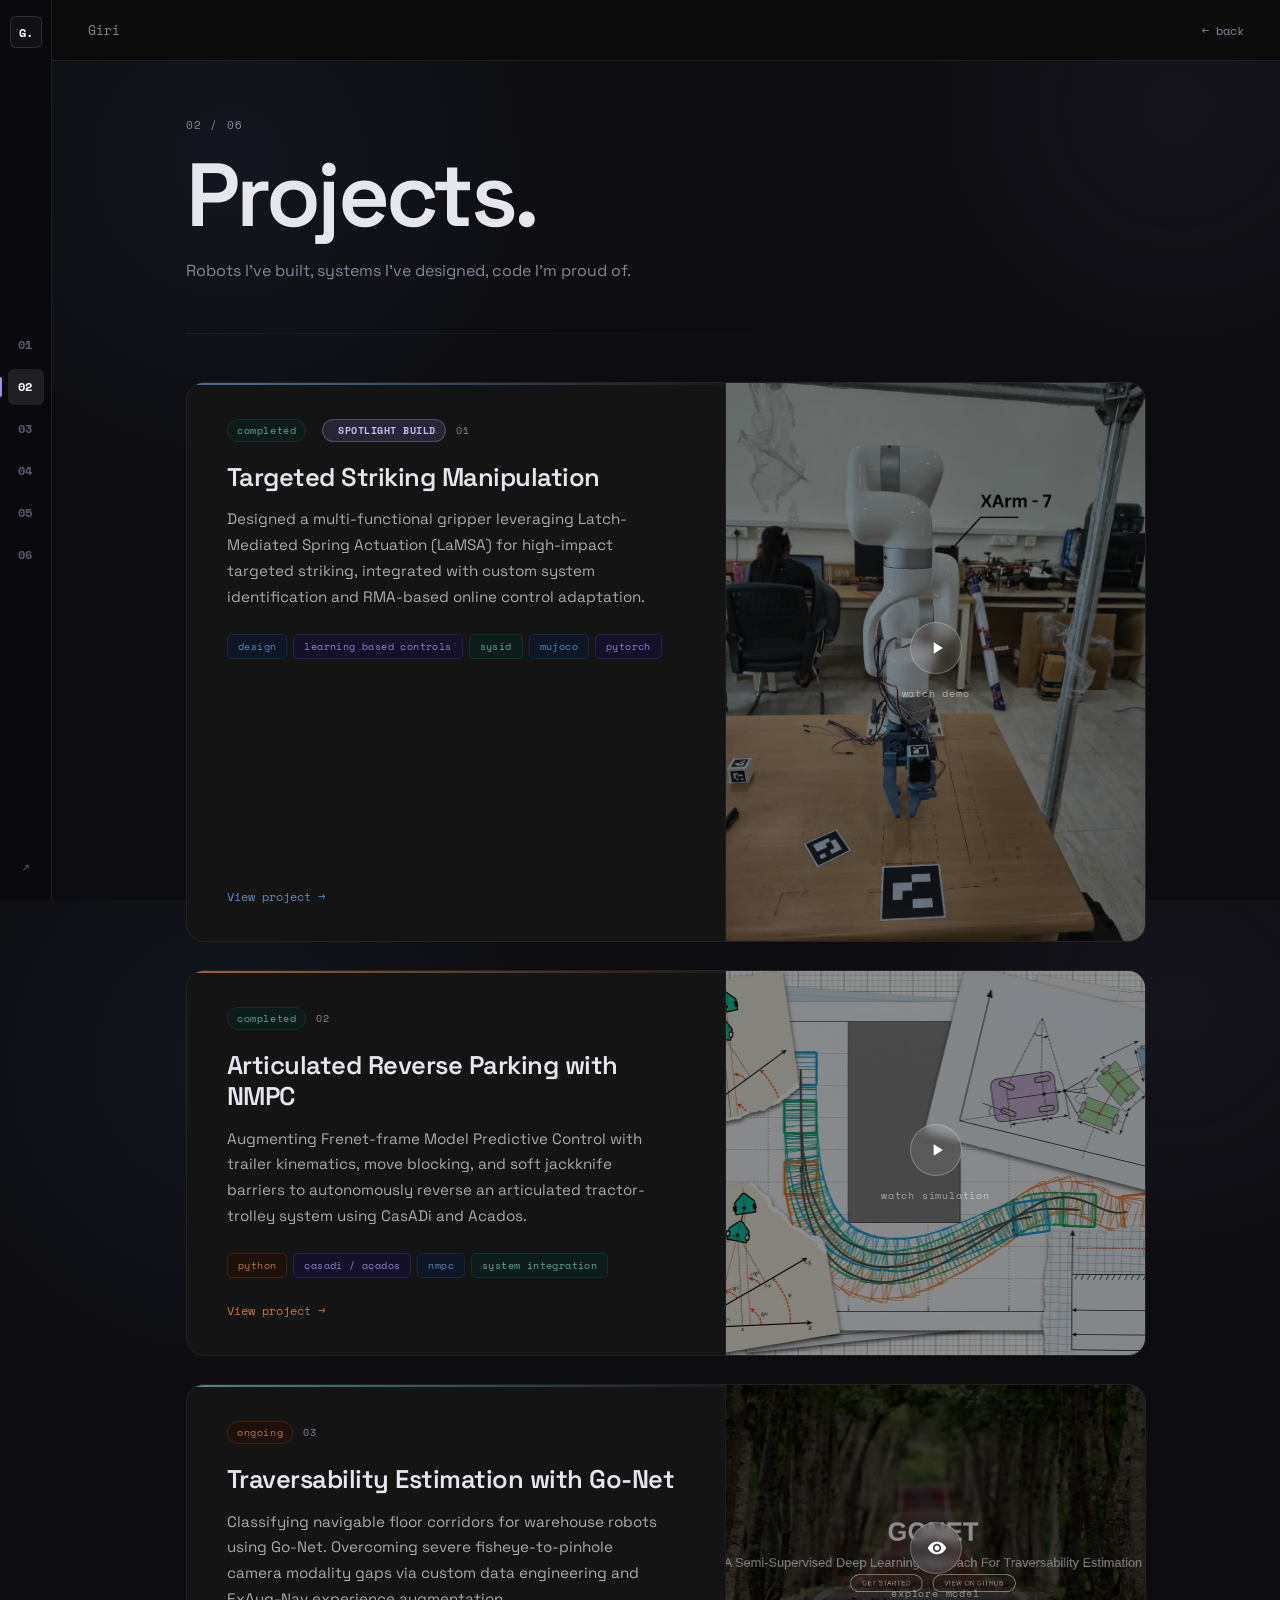
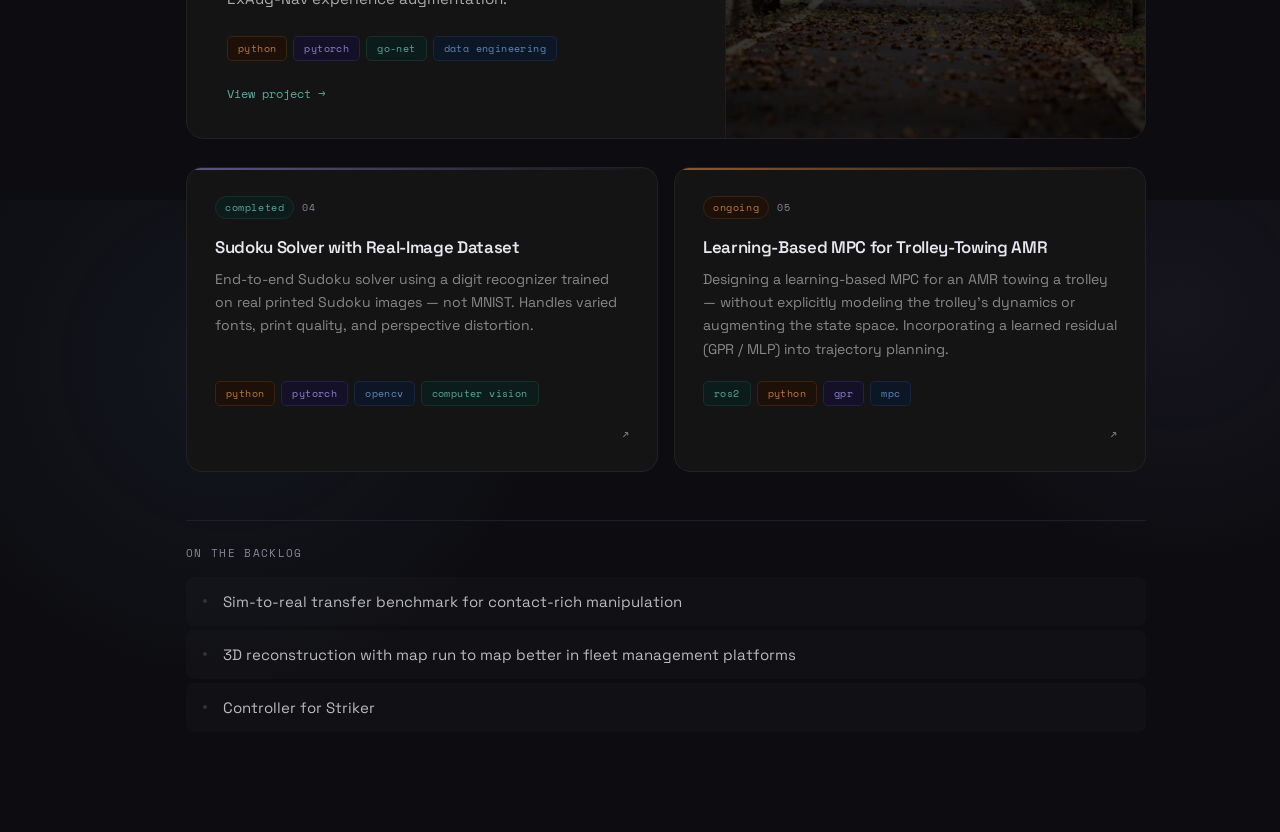
<file: projects.html>
<!DOCTYPE html>
<html lang="en">
<head>
  <meta charset="UTF-8" />
  <meta name="viewport" content="width=device-width, initial-scale=1.0" />
  <title>Projects · Giri</title>
  <script>if(window.self!==window.top)document.documentElement.classList.add('embedded');</script>
  <link rel="preconnect" href="https://fonts.googleapis.com" />
  <link href="https://fonts.googleapis.com/css2?family=Space+Grotesk:wght@300;400;500;600&family=Space+Mono:wght@400;700&display=swap" rel="stylesheet" />
  <link rel="stylesheet" href="style.css?v=2" />
  <link rel="stylesheet" href="projects.css?v=3" />
</head>
<body class="page-body">

  <nav class="page-nav">
    <a href="index.html" class="page-nav-logo">Giri</a>
    <a href="index.html" class="page-nav-back">← back</a>
  </nav>

  <div class="projects-wrap">

    <!-- ── Header ── -->
    <header class="projects-header">
      <p class="page-eyebrow">02 / 06</p>
      <h1 class="projects-title">Projects.</h1>
      <p class="projects-subtitle">Robots I've built, systems I've designed, code I'm proud of.</p>
    </header>

    <div class="projects-rule"></div>

    <!-- ── 01. Featured: Targeted Striking Manipulation ── -->
    <a href="project-xarm7.html" class="project-featured project-featured--blue">

      <div class="project-featured-body">
        <div>
          <div class="project-featured-meta">
            <span class="project-status project-status--done">completed</span>
            <span class="project-status--spotlight" style="margin-left: 6px;"><span class="dot dot--sm"></span>spotlight build</span>
            <span class="project-num">01</span>
          </div>
          <h2 class="project-featured-title">Targeted Striking Manipulation</h2>
          <p class="project-featured-desc">
            Designed a multi-functional gripper leveraging Latch-Mediated Spring Actuation (LaMSA) for high-impact targeted striking, integrated with custom system identification and RMA-based online control adaptation.
          </p>
          <div class="project-tags">
            <span class="tag tag--blue">Design</span>
            <span class="tag tag--purple">Learning Based Controls</span>
            <span class="tag tag--green">SysID</span>
            <span class="tag tag--blue">MuJoCo</span>
            <span class="tag tag--purple">PyTorch</span>
          </div>
        </div>
        <span class="project-cta">View project →</span>
      </div>
      <div class="project-featured-thumb">
        <img src="img/xarm7.webp" alt="7DOF robot striking demo" loading="lazy" />
        <div class="thumb-play">
          <div class="play-btn">
            <svg viewBox="0 0 24 24"><path d="M8 5v14l11-7z"/></svg>
          </div>
          <span class="thumb-label">watch demo</span>
        </div>
      </div>

    </a>

    <!-- ── 02. Featured: Articulated Reverse Parking ── -->
    <a href="project-reverse-parking.html" class="project-featured project-featured--amber">

      <div class="project-featured-body">
        <div>
          <div class="project-featured-meta">
            <span class="project-status project-status--done">completed</span>
            <span class="project-num">02</span>
          </div>
          <h2 class="project-featured-title">Articulated Reverse Parking with NMPC</h2>
          <p class="project-featured-desc">
            Augmenting Frenet-frame Model Predictive Control with trailer kinematics, move blocking, and soft jackknife barriers to autonomously reverse an articulated tractor-trolley system using CasADi and Acados.
          </p>
          <div class="project-tags">
            <span class="tag tag--amber">Python</span>
            <span class="tag tag--purple">CasADi / Acados</span>
            <span class="tag tag--blue">NMPC</span>
            <span class="tag tag--green">System Integration</span>
          </div>
        </div>
        <span class="project-cta">View project →</span>
      </div>
      <div class="project-featured-thumb">
        <img src="img/Reverse_Trolley.jpg" alt="Articulated Reverse Parking simulation" loading="lazy" />
        <div class="thumb-play">
          <div class="play-btn">
            <svg viewBox="0 0 24 24"><path d="M8 5v14l11-7z"/></svg>
          </div>
          <span class="thumb-label">watch simulation</span>
        </div>
      </div>

    </a>

    <!-- ── 03. Featured: Traversability Estimation ── -->
    <a href="project-traversability.html" class="project-featured project-featured--green">

      <div class="project-featured-body">
        <div>
          <div class="project-featured-meta">
            <span class="project-status project-status--wip">ongoing</span>
            <span class="project-num">03</span>
          </div>
          <h2 class="project-featured-title">Traversability Estimation with Go-Net</h2>
          <p class="project-featured-desc">
            Classifying navigable floor corridors for warehouse robots using Go-Net. Overcoming severe fisheye-to-pinhole camera modality gaps via custom data engineering and ExAug-Nav experience augmentation.
          </p>
          <div class="project-tags">
            <span class="tag tag--amber">Python</span>
            <span class="tag tag--purple">PyTorch</span>
            <span class="tag tag--green">Go-Net</span>
            <span class="tag tag--blue">Data Engineering</span>
          </div>
        </div>
        <span class="project-cta">View project →</span>
      </div>
      <div class="project-featured-thumb">
        <img src="img/Travrersability_thumbnail.png" alt="Traversability Estimation corridor classification" loading="lazy" />
        <div class="thumb-play">
          <div class="play-btn">
            <svg viewBox="0 0 24 24"><path d="M12 4.5C7 4.5 2.73 7.61 1 12c1.73 4.39 6 7.5 11 7.5s9.27-3.11 11-7.5c-1.73-4.39-6-7.5-11-7.5zM12 17c-2.76 0-5-2.24-5-5s2.24-5 5-5 5 2.24 5 5-2.24 5-5 5zm0-8c-1.66 0-3 1.34-3 3s1.34 3 3 3 3-1.34 3-3-1.34-3-3-3z"/></svg>
          </div>
          <span class="thumb-label">explore model</span>
        </div>
      </div>

    </a>

    <!-- ── Projects grid (Remaining 2 cards) ── -->
    <div class="projects-grid">

      <a href="project-sudoku.html" class="project-card project-card--done">
        <div class="project-card-meta">
          <span class="project-status project-status--done">completed</span>
          <span class="project-num">04</span>
        </div>
        <h3 class="project-card-title">Sudoku Solver with Real-Image Dataset</h3>
        <p class="project-card-desc">
          End-to-end Sudoku solver using a digit recognizer trained on real printed Sudoku images
          — not MNIST. Handles varied fonts, print quality, and perspective distortion.
        </p>
        <div class="project-tags" style="margin-bottom: 20px;">
          <span class="tag tag--amber">Python</span>
          <span class="tag tag--purple">PyTorch</span>
          <span class="tag tag--blue">OpenCV</span>
          <span class="tag tag--green">Computer Vision</span>
        </div>
        <div class="project-card-footer">
          <div></div>
          <span class="project-card-arrow">↗</span>
        </div>
      </a>

      <a href="project-amr.html" class="project-card project-card--wip">
        <div class="project-card-meta">
          <span class="project-status project-status--wip">ongoing</span>
          <span class="project-num">05</span>
        </div>
        <h3 class="project-card-title">Learning-Based MPC for Trolley-Towing AMR</h3>
        <p class="project-card-desc">
          Designing a learning-based MPC for an AMR towing a trolley — without explicitly modeling the trolley's
          dynamics or augmenting the state space. Incorporating a learned residual (GPR / MLP) into trajectory planning.
        </p>
        <div class="project-tags" style="margin-bottom: 20px;">
          <span class="tag tag--green">ROS2</span>
          <span class="tag tag--amber">Python</span>
          <span class="tag tag--purple">GPR</span>
          <span class="tag tag--blue">MPC</span>
        </div>
        <div class="project-card-footer">
          <div></div>
          <span class="project-card-arrow">↗</span>
        </div>
      </a>

    </div>

    <!-- ── Ideas / Backlog ── -->
    <p class="projects-ideas-header">on the backlog</p>
    <div class="ideas-list">
      <div class="idea-row"><span class="idea-dot"></span>Sim-to-real transfer benchmark for contact-rich manipulation</div>
      <div class="idea-row"><span class="idea-dot"></span>3D reconstruction with map run to map better in fleet management platforms</div>
      <div class="idea-row"><span class="idea-dot"></span>Controller for Striker</div>
    </div>

  </div>

  <script src="projects.js"></script>
  <script src="vnav.js"></script>
<!-- impeccable-live-start -->
<script src="http://localhost:8400/live.js"></script>
<!-- impeccable-live-end -->
</body>
</html>
</file>
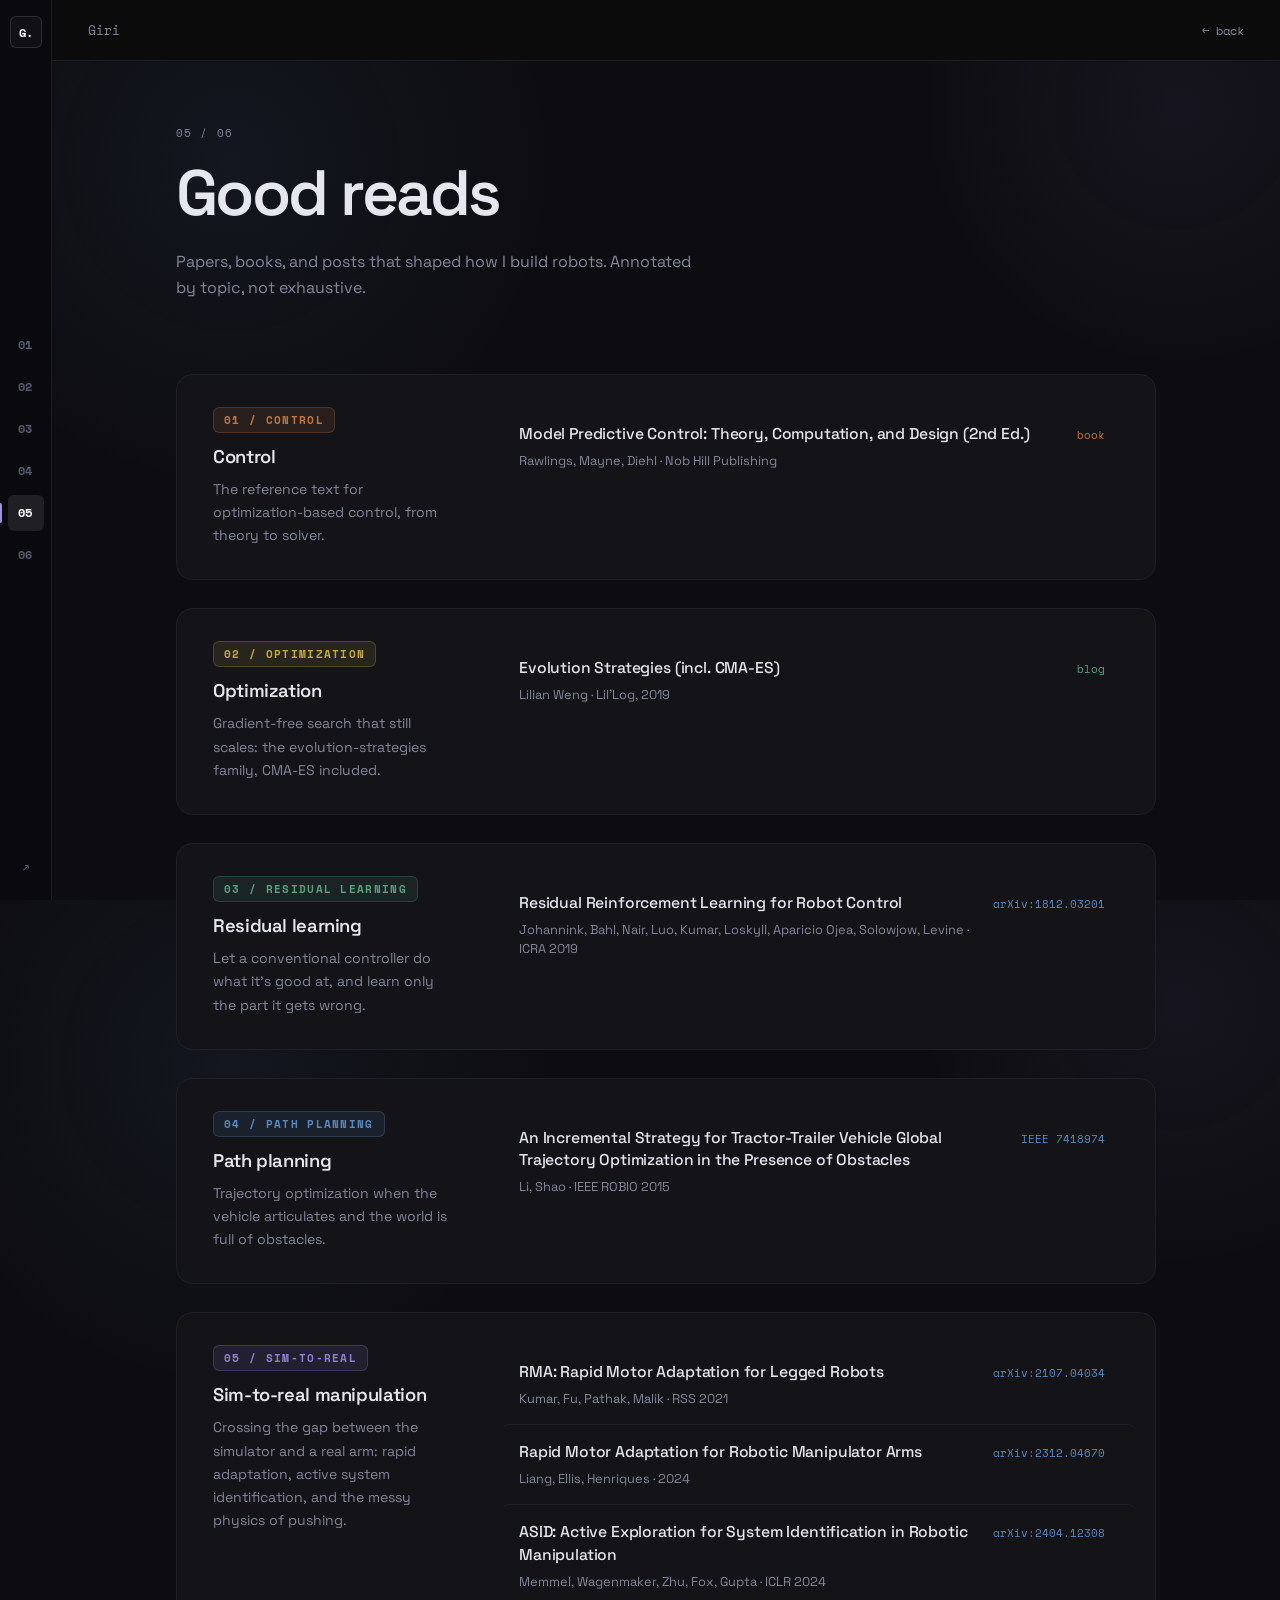
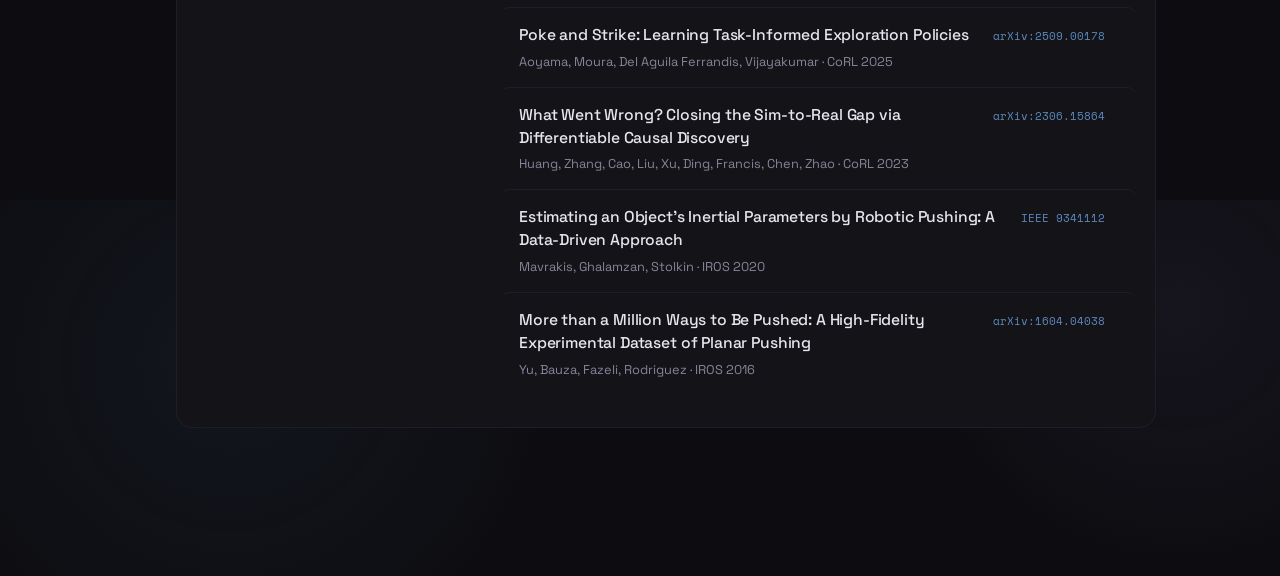
<file: reads.html>
<!DOCTYPE html>
<html lang="en">
<head>
  <meta charset="UTF-8" />
  <script>if(window.self!==window.top)document.documentElement.classList.add('embedded');</script>
  <meta name="viewport" content="width=device-width, initial-scale=1.0" />
  <title>Good reads · Giri</title>
  <link rel="preconnect" href="https://fonts.googleapis.com" />
  <link href="https://fonts.googleapis.com/css2?family=Space+Grotesk:wght@300;400;500;600&family=Space+Mono:wght@400;700&display=swap" rel="stylesheet" />
  <link rel="stylesheet" href="style.css?v=2" />
  <link rel="stylesheet" href="reads.css?v=2" />
</head>
<body class="page-body">

  <nav class="page-nav">
    <a href="index.html" class="page-nav-logo">Giri</a>
    <a href="index.html" class="page-nav-back">← back</a>
  </nav>

  <main class="reads-content">

    <header class="reads-header">
      <p class="page-eyebrow">05 / 06</p>
      <h1 class="page-title">Good reads</h1>
      <p class="reads-subtitle">
        Papers, books, and posts that shaped how I build robots.
        Annotated by topic, not exhaustive.
      </p>
    </header>

    <!-- ── 1. Control ── -->
    <section class="reads-group">
      <div class="reads-topic">
        <span class="topic-badge badge--copper">01 / CONTROL</span>
        <h2>Control</h2>
        <p>The reference text for optimization-based control, from theory to solver.</p>
      </div>
      <div class="reads-list">
        <a class="read-row" href="https://sites.engineering.ucsb.edu/~jbraw/mpc/" target="_blank" rel="noopener">
          <span class="read-main">
            <span class="read-title">Model Predictive Control: Theory, Computation, and Design (2nd&nbsp;Ed.)</span>
            <span class="read-authors">Rawlings, Mayne, Diehl · Nob Hill Publishing</span>
          </span>
          <span class="read-ref read-ref--book">book</span>
        </a>
      </div>
    </section>

    <!-- ── 2. Optimization ── -->
    <section class="reads-group">
      <div class="reads-topic">
        <span class="topic-badge badge--amber">02 / OPTIMIZATION</span>
        <h2>Optimization</h2>
        <p>Gradient-free search that still scales: the evolution-strategies family, CMA-ES included.</p>
      </div>
      <div class="reads-list">
        <a class="read-row" href="https://lilianweng.github.io/posts/2019-09-05-evolution-strategies/#covariance-matrix-adaptation-evolution-strategies-cma-es" target="_blank" rel="noopener">
          <span class="read-main">
            <span class="read-title">Evolution Strategies (incl. CMA-ES)</span>
            <span class="read-authors">Lilian Weng · Lil'Log, 2019</span>
          </span>
          <span class="read-ref read-ref--blog">blog</span>
        </a>
      </div>
    </section>

    <!-- ── 3. Residual learning ── -->
    <section class="reads-group">
      <div class="reads-topic">
        <span class="topic-badge badge--sage">03 / RESIDUAL LEARNING</span>
        <h2>Residual learning</h2>
        <p>Let a conventional controller do what it's good at, and learn only the part it gets wrong.</p>
      </div>
      <div class="reads-list">
        <a class="read-row" href="https://arxiv.org/abs/1812.03201" target="_blank" rel="noopener">
          <span class="read-main">
            <span class="read-title">Residual Reinforcement Learning for Robot Control</span>
            <span class="read-authors">Johannink, Bahl, Nair, Luo, Kumar, Loskyll, Aparicio Ojea, Solowjow, Levine · ICRA 2019</span>
          </span>
          <span class="read-ref read-ref--paper">arXiv:1812.03201</span>
        </a>
      </div>
    </section>

    <!-- ── 4. Path planning ── -->
    <section class="reads-group">
      <div class="reads-topic">
        <span class="topic-badge badge--steel">04 / PATH PLANNING</span>
        <h2>Path planning</h2>
        <p>Trajectory optimization when the vehicle articulates and the world is full of obstacles.</p>
      </div>
      <div class="reads-list">
        <a class="read-row" href="https://ieeexplore.ieee.org/document/7418974" target="_blank" rel="noopener">
          <span class="read-main">
            <span class="read-title">An Incremental Strategy for Tractor-Trailer Vehicle Global Trajectory Optimization in the Presence of Obstacles</span>
            <span class="read-authors">Li, Shao · IEEE ROBIO 2015</span>
          </span>
          <span class="read-ref read-ref--paper">IEEE 7418974</span>
        </a>
      </div>
    </section>

    <!-- ── 5. Sim-to-real manipulation ── -->
    <section class="reads-group">
      <div class="reads-topic">
        <span class="topic-badge badge--indigo">05 / SIM-TO-REAL</span>
        <h2>Sim-to-real manipulation</h2>
        <p>Crossing the gap between the simulator and a real arm: rapid adaptation, active system identification, and the messy physics of pushing.</p>
      </div>
      <div class="reads-list">

        <a class="read-row" href="https://arxiv.org/abs/2107.04034" target="_blank" rel="noopener">
          <span class="read-main">
            <span class="read-title">RMA: Rapid Motor Adaptation for Legged Robots</span>
            <span class="read-authors">Kumar, Fu, Pathak, Malik · RSS 2021</span>
          </span>
          <span class="read-ref read-ref--paper">arXiv:2107.04034</span>
        </a>

        <a class="read-row" href="https://arxiv.org/abs/2312.04670" target="_blank" rel="noopener">
          <span class="read-main">
            <span class="read-title">Rapid Motor Adaptation for Robotic Manipulator Arms</span>
            <span class="read-authors">Liang, Ellis, Henriques · 2024</span>
          </span>
          <span class="read-ref read-ref--paper">arXiv:2312.04670</span>
        </a>

        <a class="read-row" href="https://arxiv.org/abs/2404.12308" target="_blank" rel="noopener">
          <span class="read-main">
            <span class="read-title">ASID: Active Exploration for System Identification in Robotic Manipulation</span>
            <span class="read-authors">Memmel, Wagenmaker, Zhu, Fox, Gupta · ICLR 2024</span>
          </span>
          <span class="read-ref read-ref--paper">arXiv:2404.12308</span>
        </a>

        <a class="read-row" href="https://arxiv.org/abs/2509.00178" target="_blank" rel="noopener">
          <span class="read-main">
            <span class="read-title">Poke and Strike: Learning Task-Informed Exploration Policies</span>
            <span class="read-authors">Aoyama, Moura, Del Aguila Ferrandis, Vijayakumar · CoRL 2025</span>
          </span>
          <span class="read-ref read-ref--paper">arXiv:2509.00178</span>
        </a>

        <a class="read-row" href="https://arxiv.org/abs/2306.15864" target="_blank" rel="noopener">
          <span class="read-main">
            <span class="read-title">What Went Wrong? Closing the Sim-to-Real Gap via Differentiable Causal Discovery</span>
            <span class="read-authors">Huang, Zhang, Cao, Liu, Xu, Ding, Francis, Chen, Zhao · CoRL 2023</span>
          </span>
          <span class="read-ref read-ref--paper">arXiv:2306.15864</span>
        </a>

        <a class="read-row" href="https://ieeexplore.ieee.org/document/9341112" target="_blank" rel="noopener">
          <span class="read-main">
            <span class="read-title">Estimating an Object's Inertial Parameters by Robotic Pushing: A Data-Driven Approach</span>
            <span class="read-authors">Mavrakis, Ghalamzan, Stolkin · IROS 2020</span>
          </span>
          <span class="read-ref read-ref--paper">IEEE 9341112</span>
        </a>

        <a class="read-row" href="https://arxiv.org/abs/1604.04038" target="_blank" rel="noopener">
          <span class="read-main">
            <span class="read-title">More than a Million Ways to Be Pushed: A High-Fidelity Experimental Dataset of Planar Pushing</span>
            <span class="read-authors">Yu, Bauza, Fazeli, Rodriguez · IROS 2016</span>
          </span>
          <span class="read-ref read-ref--paper">arXiv:1604.04038</span>
        </a>

      </div>
    </section>

  </main>

  <script src="vnav.js"></script>
<!-- impeccable-live-start -->
<script src="http://localhost:8400/live.js"></script>
<!-- impeccable-live-end -->
</body>
</html>
</file>
<file: style.css>
/* =====================================================
   TOKENS — edit here to retheme everything
   ===================================================== */
:root {
  --bg:           #0D0D11;
  --bg-soft:      #101016;
  --card:         #131318;
  --card-hover:   #1A1A22;
  --border:       #1E1E28;
  --border-hover: #2C2C3C;
  --text:         #E6E6EE;
  --muted:        #85859A;
  --muted-dim:    #54546A;
  --faint:        #23232E;
  --steel:        #5B88BC;
  --copper:       #C07840;
  --sage:         #5A9E7E;
  --indigo:       #9080D0;
  --amber:        #C4A840;

  --font-display: 'Space Grotesk', system-ui, sans-serif;
  --font-mono:    'Space Mono', monospace;

  --radius: 16px;
  --gap:    clamp(10px, 1vw, 14px);
}

/* =====================================================
   RESET
   ===================================================== */
*, *::before, *::after { box-sizing: border-box; margin: 0; padding: 0; }
html, body { height: 100%; }

/* Custom Scrollbars */
html {
  scrollbar-width: thin;
  scrollbar-color: rgba(91, 136, 188, 0.25) var(--bg);
}
::-webkit-scrollbar {
  width: 8px;
  height: 8px;
}
::-webkit-scrollbar-track {
  background: var(--bg);
}
::-webkit-scrollbar-thumb {
  background: rgba(91, 136, 188, 0.2) ;
  border-radius: 4px;
  border: 2px solid var(--bg);
}
::-webkit-scrollbar-thumb:hover {
  background: rgba(91, 136, 188, 0.4);
}

body {
  font-family: var(--font-display);
  background:
    radial-gradient(900px circle at 18% 18%, rgba(91,136,188,0.08), transparent 36%),
    radial-gradient(760px circle at 92% 12%, rgba(144,128,208,0.07), transparent 34%),
    var(--bg);
  color: var(--text);
  -webkit-font-smoothing: antialiased;
  /* full-viewport, no scroll on home */
  overflow: hidden;
}

a { text-decoration: none; color: inherit; }
a:focus-visible,
button:focus-visible {
  outline: 2px solid var(--steel);
  outline-offset: 4px;
}

/* =====================================================
   SYSTEM HUD BAR (Sticky Top Spotlight)
   ===================================================== */
.system-hud-bar {
  position: sticky;
  top: 0;
  z-index: 1000;
  display: flex;
  align-items: center;
  justify-content: space-between;
  gap: 16px;
  padding: 10px clamp(16px, 3vw, 32px);
  background: rgba(18, 17, 28, 0.94);
  backdrop-filter: blur(14px);
  -webkit-backdrop-filter: blur(14px);
  border-bottom: 1px solid rgba(160, 144, 224, 0.32);
  box-shadow: 0 4px 28px rgba(0, 0, 0, 0.55), 0 1px 0 rgba(255, 255, 255, 0.05) inset;
  transition: border-color 0.2s ease, background 0.2s ease;
}
.system-hud-bar:hover {
  background: rgba(22, 20, 36, 0.98);
  border-bottom-color: rgba(160, 144, 224, 0.65);
}
.system-hud-left {
  display: flex;
  align-items: center;
  gap: 12px;
  flex-wrap: wrap;
  min-width: 0;
}
.system-hud-badge {
  display: inline-flex;
  align-items: center;
  gap: 6px;
  font-family: var(--font-mono);
  font-size: 10.5px;
  font-weight: 700;
  letter-spacing: 0.06em;
  color: #B4A4F0;
  background: rgba(160, 144, 224, 0.18);
  padding: 3px 9px;
  border-radius: 99px;
  white-space: nowrap;
}
.system-hud-title {
  font-family: var(--font-sans);
  font-size: 13.5px;
  font-weight: 600;
  color: #fff;
  white-space: nowrap;
}
.system-hud-sep {
  color: var(--steel);
  font-family: var(--font-mono);
  font-size: 13px;
}
.system-hud-desc {
  font-family: var(--font-sans);
  font-size: 13px;
  color: #c9c4e2;
  overflow: hidden;
  text-overflow: ellipsis;
  white-space: nowrap;
}
.system-hud-action {
  display: inline-flex;
  align-items: center;
  justify-content: center;
  padding: 6px 14px;
  border: 1px solid rgba(160, 144, 224, 0.65);
  border-radius: 8px;
  font-family: var(--font-mono);
  font-size: 11px;
  font-weight: 700;
  letter-spacing: 0.03em;
  color: #ffffff;
  background: rgba(160, 144, 224, 0.25);
  text-decoration: none;
  white-space: nowrap;
  transition: all 180ms ease;
  box-shadow: 0 0 14px rgba(160, 144, 224, 0.25);
}
.system-hud-action:hover {
  background: rgba(160, 144, 224, 0.42);
  border-color: rgba(160, 144, 224, 0.95);
  transform: translateY(-1px);
  box-shadow: 0 0 20px rgba(160, 144, 224, 0.45);
}
@media (max-width: 850px) {
  .system-hud-desc {
    display: none;
  }
  .system-hud-sep {
    display: none;
  }
}
@media (max-width: 580px) {
  .system-hud-bar {
    flex-direction: column;
    align-items: flex-start;
    gap: 10px;
  }
}

/* =====================================================
   BENTO GRID
   ===================================================== */
.layout {
  display: grid;
  height: calc(100vh - 52px);
  min-height: 680px;
  padding: var(--gap);
  gap: var(--gap);
  position: relative;
  z-index: 1;

  /*
    Columns: [col1] [col2] [col3] [col4]
    Rows:    [row1] [row2] [row3]
  */
  grid-template-columns: minmax(280px, 1.05fr) minmax(250px, 1.2fr) minmax(250px, 1.2fr) minmax(260px, 0.95fr);
  grid-template-rows: minmax(220px, 1fr) minmax(200px, 0.9fr) minmax(180px, 0.8fr);

  grid-template-areas:
    "intro    intro    about    work"
    "projects projects reads    work"
    "projects projects exciting contact";
}

/* =====================================================
   INTRO CELL (not a card — just text)
   ===================================================== */
.intro-cell {
  grid-area: intro;
  display: flex;
  flex-direction: row;
  justify-content: space-between;
  align-items: stretch;
  gap: clamp(30px, 4vw, 50px);
  padding: clamp(24px, 3vw, 38px) clamp(20px, 2.4vw, 30px);
  min-width: 0;
}

.intro-inner {
  display: flex;
  flex-direction: column;
  justify-content: space-between;
  flex: 1.25;
  gap: 10px;
}

.intro-label {
  font-family: var(--font-mono);
  font-size: 11px;
  color: var(--steel);
  letter-spacing: 0.06em;
  text-transform: uppercase;
}

.intro-name {
  font-size: clamp(2.4rem, 4.5vw, 3.4rem);
  font-weight: 600;
  line-height: 1.0;
  letter-spacing: -0.03em;
  color: var(--text);
  text-wrap: balance;
}

.intro-lede {
  max-width: 31ch;
  font-size: clamp(1rem, 1.2vw, 1.16rem);
  line-height: 1.48;
  color: #c9c9d6;
  text-wrap: pretty;
}

.intro-actions {
  display: flex;
  flex-wrap: wrap;
  gap: 8px;
  margin-top: 6px;
}

.intro-action {
  min-height: 38px;
  display: inline-flex;
  align-items: center;
  justify-content: center;
  padding: 8px 13px;
  border: 1px solid var(--border);
  border-radius: 8px;
  font-family: var(--font-mono);
  font-size: 11px;
  font-weight: 700;
  letter-spacing: 0.02em;
  color: #c6c6d4;
  background: rgba(19,19,24,0.66);
  transition: color 180ms ease, border-color 180ms ease, background 180ms ease, transform 180ms ease;
}

.intro-action:hover {
  color: var(--text);
  border-color: rgba(91,136,188,0.4);
  background: rgba(91,136,188,0.11);
  transform: translateY(-1px);
}

.intro-action--primary {
  color: #dcecff;
  border-color: rgba(91,136,188,0.44);
  background: rgba(91,136,188,0.16);
}

/* Each action reports a distinct next step, rather than receding into utility links. */
.intro-action--contact {
  color: #d8f3e4;
  border-color: rgba(90,158,126,0.72);
  background: rgba(90,158,126,0.22);
}

.intro-action--resume {
  color: #e5dfff;
  border-color: rgba(144,128,208,0.7);
  background: rgba(144,128,208,0.21);
}

.intro-action--contact:hover,
.intro-action--contact:focus-visible {
  color: #effff6;
  border-color: var(--sage);
  background: rgba(90,158,126,0.34);
}

.intro-action--resume:hover,
.intro-action--resume:focus-visible {
  color: #f5f1ff;
  border-color: var(--indigo);
  background: rgba(144,128,208,0.34);
}

/* ── Spotlight Badge in Projects page header/meta (.project-status--spotlight) ── */
.project-status--spotlight {
  display: inline-flex;
  align-items: center;
  gap: 6px;
  font-family: var(--font-mono);
  font-size: 10px;
  font-weight: 700;
  color: #C6BAF8;
  background: rgba(160, 144, 224, 0.15);
  border: 1px solid rgba(160, 144, 224, 0.35);
  padding: 3px 9px;
  border-radius: 99px;
  text-transform: uppercase;
  letter-spacing: 0.05em;
}

.intro-location {
  font-family: var(--font-mono);
  font-size: 12px;
  color: var(--muted);
  margin-top: 4px;
}

.intro-lower {
  display: flex;
  flex-direction: column;
  justify-content: space-between;
  flex: 0.75;
  gap: 18px;
  border-left: 1px solid rgba(230, 230, 238, 0.08);
  padding-left: clamp(20px, 3vw, 40px);
}

.identity-readout {
  display: flex;
  flex-direction: column;
  justify-content: space-between;
  gap: 14px;
  padding: 4px 0;
  min-height: 100%;
}

.identity-readout-header,
.identity-readout-row dt {
  color: var(--muted-dim);
  font-family: var(--font-mono);
  font-size: 9px;
  letter-spacing: 0.1em;
  text-transform: uppercase;
}

.identity-readout-header {
  display: flex;
  justify-content: space-between;
  gap: 12px;
  padding-bottom: 10px;
  border-bottom: 1px solid rgba(230, 230, 238, 0.09);
}

.identity-readout-list {
  display: grid;
  gap: 10px;
}

.identity-readout-row {
  display: grid;
  grid-template-columns: minmax(56px, 0.58fr) minmax(0, 1fr);
  align-items: baseline;
  column-gap: 12px;
}

.identity-readout-row dd {
  color: #d1d1dc;
  font-size: clamp(0.82rem, 1vw, 0.96rem);
  font-weight: 500;
  letter-spacing: -0.01em;
  line-height: 1.2;
}

.identity-readout-row:nth-child(2) dd {
  color: var(--steel);
  font-size: clamp(0.98rem, 1.25vw, 1.13rem);
  font-weight: 600;
  letter-spacing: -0.025em;
}

.identity-readout-value--active {
  color: #92d9ad !important;
}

/* =====================================================
   CARD BASE
   ===================================================== */
.card {
  background: var(--card);
  border: 1px solid var(--border);
  border-radius: var(--radius);
  padding: clamp(20px, 2.2vw, 30px);
  display: flex;
  flex-direction: column;
  justify-content: flex-start;
  position: relative;
  overflow: hidden;
  transition:
    background 220ms ease,
    border-color 220ms ease,
    box-shadow 220ms ease,
    transform 400ms ease;
  cursor: pointer;
  transform-style: preserve-3d;
  will-change: transform;
}

.card:hover {
  background: var(--card-hover);
  border-color: var(--border-hover);
}

/* subtle noise texture overlay */
.card::after {
  content: '';
  position: absolute;
  inset: 0;
  background-image: url("data:image/svg+xml,%3Csvg xmlns='http://www.w3.org/2000/svg' width='200' height='200'%3E%3Cfilter id='n'%3E%3CfeTurbulence type='fractalNoise' baseFrequency='0.9' numOctaves='4' stitchTiles='stitch'/%3E%3C/feTurbulence%3E%3C/image%3E%3C/svg%3E");
  opacity: 0.018;
  pointer-events: none;
  border-radius: var(--radius);
}

/* ── card top row ── */
.card-top {
  display: flex;
  justify-content: space-between;
  align-items: flex-start;
}

.card-label {
  font-family: var(--font-mono);
  font-size: 13px;
  font-weight: 600;
  color: #D4D4E0;
  letter-spacing: 0.05em;
  text-transform: lowercase;
  transition: color 180ms ease;
}

.card:hover .card-label {
  color: #FFFFFF;
}

.card-arrow {
  font-size: 18px;
  color: var(--faint);
  transition: color 200ms ease, transform 200ms ease;
  line-height: 1;
}

.card:hover .card-arrow {
  color: var(--text);
  transform: translate(2px, -2px);
}

.card-title {
  font-family: var(--font-display);
  font-size: clamp(1.5rem, 2.3vw, 2.05rem);
  font-weight: 700;
  line-height: 1.1;
  letter-spacing: -0.02em;
  color: #FFFFFF;
  margin-top: 14px;
}

/* ── card bottom row ── */
.card-bottom {
  display: flex;
  justify-content: space-between;
  align-items: flex-end;
  margin-top: auto;
}

.card-desc {
  font-size: clamp(0.85rem, 1.1vw, 1rem);
  font-weight: 400;
  color: var(--text);
  line-height: 1.45;
  max-width: 34ch;
  margin-top: auto;
  padding-top: 12px;
  text-wrap: pretty;
}

.card-count {
  font-family: var(--font-mono);
  font-size: 11px;
  color: var(--muted);
  white-space: nowrap;
  padding-left: 12px;
  flex-shrink: 0;
}

/* =====================================================
   GRID PLACEMENT
   ===================================================== */
.card--projects  { grid-area: projects; }
.card--about     { grid-area: about; }
.card--work      { grid-area: work; }
.card--exciting  { grid-area: exciting; }
.card--reads     { grid-area: reads; }
.card--contact   { grid-area: contact; }

/* Projects — biggest card, larger title feel */
.card--projects .card-label {
  font-size: 13px;
}
.card--projects .card-desc {
  font-size: clamp(0.95rem, 1.3vw, 1.15rem);
  max-width: 40ch;
}

/* Work — tall right column, timeline fills the space */
.card--work {
  justify-content: flex-start;
}

/* mini git-tree timeline preview inside the work card */
.work-mini {
  margin-top: 18px;
  flex: 1;
  display: flex;
  flex-direction: column;
  justify-content: space-between;
  position: relative;
  z-index: 2;
}
.work-mini::before {               /* continuous tree trunk */
  content: '';
  position: absolute;
  left: 13px;
  top: 26px;
  bottom: 12px;
  width: 1.5px;
  background: linear-gradient(var(--border), var(--border) 70%, transparent);
}

.wm-label {
  font-family: var(--font-mono);
  font-size: 10px;
  letter-spacing: 0.16em;
  text-transform: uppercase;
  color: var(--muted);
  padding-left: 38px;
  margin-bottom: 2px;
  position: relative;
  z-index: 1;
}
.wm-label--edu {
  margin-top: 14px;
  padding-top: 12px;
}

.wm-item {
  display: grid;
  grid-template-columns: 28px minmax(0, 1fr) auto;
  align-items: center;
  column-gap: 10px;
  padding: 8px 0;
  position: relative;
}

.wm-node {
  grid-column: 1;
  justify-self: center;
  width: 9px;
  height: 9px;
  border-radius: 50%;
  background: #2C2C3C;
  border: 2px solid var(--bg);
  box-shadow: 0 0 0 1.5px var(--border);
  z-index: 1;
  box-sizing: border-box;
}
.wm-node--edu {
  border-radius: 2px;
  transform: rotate(45deg);
}
.wm-item--now .wm-node {
  background: #5A9E7E;
  box-shadow: 0 0 0 1.5px rgba(90,158,126,0.5), 0 0 10px rgba(90,158,126,0.55);
}

.wm-node--logo {
  width: 26px;
  height: 26px;
  border-radius: 6px;
  background: #f4f4f6;
  border: 1px solid rgba(230, 230, 238, 0.18);
  box-shadow: none;
  display: flex;
  align-items: center;
  justify-content: center;
  overflow: hidden;
  transform: none;
  padding: 3px;
}
.wm-item--now .wm-node--logo {
  border-color: rgba(90,158,126,0.8);
  box-shadow: 0 0 8px rgba(90,158,126,0.22);
}
.wm-node--logo img {
  width: 100%;
  height: 100%;
  display: block;
  object-fit: contain;
  object-position: center;
}
.wm-node--logo:not(:has(img)) {
  width: 9px;
  height: 9px;
  background: #2C2C3C;
  border: 2px solid var(--bg);
  box-shadow: 0 0 0 1.5px var(--border);
}
.wm-item--now .wm-node--logo:not(:has(img)) {
  background: #5A9E7E;
  box-shadow: 0 0 0 1.5px rgba(90,158,126,0.5), 0 0 10px rgba(90,158,126,0.55);
}
.wm-text {
  display: flex;
  flex-direction: column;
  gap: 1px;
  min-width: 0;
}
.wm-role {
  font-size: clamp(0.86rem, 1vw, 1rem);
  color: var(--text);
  font-weight: 600;
  line-height: 1.25;
  white-space: nowrap;
  overflow: hidden;
  text-overflow: ellipsis;
}
.wm-co {
  font-family: var(--font-mono);
  font-size: 11px;
  color: var(--muted-dim);
  white-space: nowrap;
  overflow: hidden;
  text-overflow: ellipsis;
}
.wm-date {
  font-family: var(--font-mono);
  font-size: 11px;
  color: var(--muted-dim);
  white-space: nowrap;
}
.wm-item--now .wm-date { color: #5A9E7E; }

/* Contact — smallest, lean label only */
.card--contact .card-desc {
  font-size: 0.9rem;
  color: var(--text);
}

.about-preview {
  margin-top: auto;
  display: grid;
  gap: 14px;
  max-width: 38ch;
}

.about-preview-line {
  font-size: clamp(1rem, 1.6vw, 1.34rem);
  line-height: 1.22;
  letter-spacing: -0.02em;
  color: var(--text);
  text-wrap: balance;
}

.about-preview-note {
  font-family: var(--font-mono);
  font-size: 10.5px;
  line-height: 1.4;
  color: #d7aa83;
  letter-spacing: 0.015em;
}

.work-signal {
  position: relative;
  z-index: 2;
  margin-top: 14px;
  padding-top: 14px;
  border-top: 1px solid rgba(230,230,238,0.08);
  display: grid;
  gap: 4px;
}

.work-signal span {
  font-family: var(--font-mono);
  font-size: 9.5px;
  color: var(--muted-dim);
  text-transform: lowercase;
}

.work-signal strong {
  font-size: 0.82rem;
  color: #d8d3ff;
  font-weight: 500;
  line-height: 1.25;
}

/* =====================================================
   SUB-PAGE SHELL (about, projects, etc.)
   ===================================================== */
.page-body {
  overflow: auto;
}

.page-nav {
  position: sticky;
  top: 0;
  z-index: 10;
  display: flex;
  align-items: center;
  justify-content: space-between;
  padding: 20px 36px;
  background: rgba(12,12,12,0.9);
  backdrop-filter: blur(12px);
  border-bottom: 1px solid var(--border);
}

.page-nav-logo {
  font-family: var(--font-mono);
  font-size: 13px;
  color: var(--muted);
}
.page-nav-logo:hover { color: var(--text); }

.page-nav-back {
  font-family: var(--font-mono);
  font-size: 12px;
  color: var(--muted);
  transition: color 200ms;
}
.page-nav-back:hover { color: var(--text); }

.page-content {
  max-width: 860px;
  margin: 0 auto;
  padding: 72px 36px 120px;
}

.page-eyebrow {
  font-family: var(--font-mono);
  font-size: 11px;
  color: var(--muted);
  text-transform: uppercase;
  letter-spacing: 0.1em;
  margin-bottom: 20px;
}

.page-title {
  font-size: clamp(2.4rem, 5vw, 4rem);
  font-weight: 600;
  letter-spacing: -0.04em;
  line-height: 1.0;
  margin-bottom: 24px;
}

.page-desc {
  font-size: 1.1rem;
  color: var(--muted);
  line-height: 1.7;
  max-width: 52ch;
  margin-bottom: 64px;
}

.placeholder-block {
  border: 1px dashed var(--border);
  border-radius: var(--radius);
  padding: 60px 40px;
  text-align: center;
  font-family: var(--font-mono);
  font-size: 13px;
  color: var(--muted);
}

/* =====================================================
   CONTACT — direct, readable connection points
   ===================================================== */
.contact-title {
  margin-bottom: 16px;
}

.contact-intro {
  margin-bottom: 44px;
  color: #c9c9d6;
}

.contact-links {
  border-top: 1px solid var(--border);
}

.contact-link {
  display: grid;
  grid-template-columns: minmax(88px, 0.42fr) minmax(0, 1fr) auto;
  align-items: center;
  column-gap: 20px;
  min-height: 78px;
  padding: 16px 8px 16px 0;
  border-bottom: 1px solid var(--border);
  color: var(--text);
  transition: background 180ms ease, color 180ms ease, padding-left 180ms ease;
}

.contact-link-label {
  color: var(--muted);
  font-family: var(--font-mono);
  font-size: 10px;
  letter-spacing: 0.08em;
  text-transform: uppercase;
}

.contact-link-value {
  font-size: clamp(0.94rem, 1.55vw, 1.15rem);
  font-weight: 500;
  letter-spacing: -0.015em;
  overflow-wrap: anywhere;
}

.contact-link-arrow {
  color: var(--faint);
  font-size: 1.2rem;
  transition: color 180ms ease, transform 180ms ease;
}

.contact-link:hover,
.contact-link:focus-visible {
  background: rgba(90, 158, 126, 0.08);
  color: #e1f6ea;
  padding-left: 12px;
}

.contact-link:hover .contact-link-label,
.contact-link:focus-visible .contact-link-label {
  color: #92d9ad;
}

.contact-link:hover .contact-link-arrow,
.contact-link:focus-visible .contact-link-arrow {
  color: #92d9ad;
  transform: translate(2px, -2px);
}

@media (max-width: 560px) {
  .contact-link {
    grid-template-columns: 1fr auto;
    row-gap: 7px;
    min-height: 92px;
  }

  .contact-link-value {
    grid-column: 1 / -1;
    grid-row: 2;
  }

  .contact-link-arrow {
    grid-column: 2;
    grid-row: 1;
  }
}

/* =====================================================
   BACKGROUND NUMBER (decorative, positioned absolute)
   ===================================================== */
.card-bg-num {
  position: absolute;
  bottom: 16px;
  right: 24px;
  font-family: var(--font-mono);
  font-size: clamp(5rem, 9vw, 8.5rem);
  font-weight: 700;
  color: rgba(255, 255, 255, 0.035);
  line-height: 1;
  pointer-events: none;
  letter-spacing: -0.06em;
  user-select: none;
  transition: color 220ms ease;
}
.card:hover .card-bg-num {
  color: rgba(255, 255, 255, 0.055);
}

/* =====================================================
   TECH / TOPIC TAGS
   ===================================================== */
.card-tags {
  display: flex;
  gap: 6px;
  flex-wrap: wrap;
  margin-top: 18px;
}
.card-tags--sm {
  margin-top: 12px;
}

.tag {
  font-family: var(--font-mono);
  font-size: 10px;
  padding: 4px 10px;
  border-radius: 5px;
  text-transform: lowercase;
  letter-spacing: 0.04em;
  border: 1px solid transparent;
}
.tag--green  { background: #0C1C1A; color: #5CA899; border-color: #153028; }
.tag--amber  { background: #1C1008; color: #C07840; border-color: #3C2210; }
.tag--purple { background: #141028; color: #9080D0; border-color: #242048; }
.tag--blue   { background: #0D1624; color: #5B88BC; border-color: #182540; }
.tag--yellow { background: #181500; color: #C4A840; border-color: #352E00; }

/* =====================================================
   CARD-SPECIFIC ACCENTS
   ===================================================== */

/* =====================================================
   PROJECT CAROUSEL — one at a time, swipe animation
   ===================================================== */

.proj-carousel {
  flex: 1;
  min-height: 0;
  position: relative;
  overflow: hidden;
  margin: 12px 0 8px;
  border-radius: 12px;
  border: 1px solid rgba(255,255,255,0.06);
  isolation: isolate;
}

.proj-slide {
  position: absolute;
  inset: 0;
  display: flex;
  align-items: stretch;
  cursor: pointer;
  will-change: transform;
  transform: translateX(100%);
  user-select: none;
  overflow: hidden;
}

/* ── Slide themes — muted, purposeful, not template ── */
.proj-slide--steel {
  background: #0B0F1C;
  color: #5B88BC;
}
.proj-slide--copper {
  background: #130D07;
  color: #C07840;
}
.proj-slide--sage {
  background: #090F0C;
  color: #5A9E7E;
}
.proj-slide--indigo {
  background: #100C1C;
  color: #9080D0;
}
.proj-slide--amber {
  background: #141108;
  color: #C4A840;
}


/* ── Left: info column ── */
.proj-slide-info {
  flex: 1;
  min-width: 0;
  padding: clamp(46px, 5.5vw, 62px) 18px 34px 20px;
  display: flex;
  flex-direction: column;
  position: relative;
  z-index: 2;
}

/* Large ghosted project number — editorial element */
.proj-slide-num {
  font-family: var(--font-mono);
  font-size: clamp(3.2rem, 5vw, 4.5rem);
  font-weight: 700;
  letter-spacing: -0.06em;
  line-height: 1;
  color: currentColor;
  opacity: 0.065;
  position: absolute;
  top: 10px;
  left: 14px;
  pointer-events: none;
  user-select: none;
}

.proj-slide-header {
  display: flex;
  align-items: center;
  gap: 8px;
  margin-bottom: 10px;
}

.proj-slide-title {
  font-size: clamp(1.4rem, 2.4vw, 2.05rem);
  font-weight: 600;
  letter-spacing: -0.035em;
  line-height: 1.12;
  color: var(--text);
  margin-bottom: 8px;
}

.proj-slide-desc {
  font-size: clamp(0.78rem, 0.92vw, 0.9rem);
  color: #a9a9ba;
  line-height: 1.55;
  flex: 1;
  padding-bottom: 12px;
}

.proj-slide-tags {
  display: flex;
  flex-wrap: wrap;
  gap: 5px;
  margin-bottom: 14px;
}

.proj-slide-cta {
  font-family: var(--font-mono);
  font-size: 10px;
  color: currentColor;
  opacity: 0.6;
  letter-spacing: 0.04em;
  transition: opacity 200ms ease;
}
.proj-slide:hover .proj-slide-cta { opacity: 1; }

/* ── Right: visual column ── */
.proj-slide-vis {
  width: 46%;
  flex-shrink: 0;
  position: relative;
  overflow: hidden;
}

/* Subtle color glow from right */
.proj-slide-vis::before {
  content: '';
  position: absolute;
  inset: 0;
  background: radial-gradient(ellipse at 60% 50%, currentColor 0%, transparent 70%);
  opacity: 0.09;
  z-index: 1;
  pointer-events: none;
}

/* Left-edge fade — seamlessly blends vis into info panel */
.proj-slide-vis::after {
  content: '';
  position: absolute;
  top: 0; bottom: 0; left: 0;
  width: 55%;
  z-index: 3;
  pointer-events: none;
}
.proj-slide--steel .proj-slide-vis::after  { background: linear-gradient(to right, #0B0F1C, transparent); }
.proj-slide--copper .proj-slide-vis::after { background: linear-gradient(to right, #130D07, transparent); }
.proj-slide--sage .proj-slide-vis::after   { background: linear-gradient(to right, #090F0C, transparent); }
.proj-slide--indigo .proj-slide-vis::after { background: linear-gradient(to right, #100C1C, transparent); }
.proj-slide--amber .proj-slide-vis::after  { background: linear-gradient(to right, #141108, transparent); }


/* SVG illustrations */
.proj-slide-vis svg {
  position: absolute;
  inset: 0;
  width: 100%;
  height: 100%;
  padding: 14%;
  opacity: 0.45;
  transition: opacity 280ms ease;
  z-index: 2;
}
.proj-slide:hover .proj-slide-vis svg { opacity: 0.62; }

/* =====================================================
   PHOTO SLIDE — full-bleed real photo + left scrim
   ===================================================== */
.proj-slide--photo .proj-slide-photo-bg {
  position: absolute;
  inset: 0;
  z-index: 0;
}
.proj-slide-photo-img {
  width: 100%;
  height: 100%;
  object-fit: cover;
  object-position: center 75%;
  /* zoom in first so translate() has real room to move the subject right/up,
     since object-position alone has almost no horizontal slack on this portrait image */
  transform: scale(1.3) translate(15%, -8%);
  /* subtle grade so it sits in the dark-mode palette */
  filter: grayscale(0.22) contrast(1.04) brightness(0.92) saturate(0.92);
  transition: transform 600ms cubic-bezier(0.22, 1, 0.36, 1), filter 400ms ease;
}
.proj-slide--photo:hover .proj-slide-photo-img {
  transform: scale(1.36) translate(15%, -8%);
  filter: grayscale(0.1) contrast(1.06) brightness(0.98) saturate(1);
}

/* Scrim: solid card colour on the left, fading to reveal the robot on the right,
   plus a bottom darken so the dots + tags stay legible */
.proj-slide--photo .proj-slide-photo-bg::after {
  content: '';
  position: absolute;
  inset: 0;
  pointer-events: none;
  background:
    linear-gradient(90deg,
      #0B0F1C 0%,
      rgba(11,15,28,0.94) 28%,
      rgba(11,15,28,0.55) 52%,
      rgba(11,15,28,0.15) 78%,
      rgba(11,15,28,0.05) 100%),
    linear-gradient(0deg,
      rgba(11,15,28,0.78) 0%,
      rgba(11,15,28,0.1) 26%,
      transparent 45%);
}

/* On the photo slide the info panel overlays the image, constrained to the left */
.proj-slide--photo .proj-slide-info {
  flex: 0 0 min(68%, 430px);
  max-width: min(68%, 430px);
  z-index: 2;
}

/* Faint steel accent line on the seam where text meets photo */
.proj-slide--photo .proj-slide-info::after {
  content: '';
  position: absolute;
  top: 22%;
  bottom: 22%;
  right: 0;
  width: 1px;
  background: linear-gradient(180deg, transparent, rgba(91,136,188,0.25), transparent);
  z-index: 3;
}

/* ── Sudoku photo overrides ── */

/* The newspaper image is landscape; rotate 90° inside the container
   so the pile-of-papers texture fills the card in portrait orientation,
   showing more depth and variation */
.proj-slide-photo-img--sudoku {
  object-position: center center;
  /* rotate in place — the image fills the parent (which is inset:0)
     so we scale to cover after the 90° turn */
  transform-origin: center center;
  transform: rotate(90deg) scale(1.78);
  filter: grayscale(0.35) contrast(1.06) brightness(0.8) saturate(0.8) sepia(0.08);
}
.proj-slide--photo-sudoku:hover .proj-slide-photo-img--sudoku {
  transform: rotate(90deg) scale(1.85);
  filter: grayscale(0.2) contrast(1.08) brightness(0.9) saturate(0.9) sepia(0.04);
}

/* Copper scrim — overrides the generic steel-blue one */
.proj-slide--photo-sudoku .proj-slide-photo-bg::after {
  background:
    linear-gradient(90deg,
      #130D07 0%,
      rgba(19,13,7,0.96) 26%,
      rgba(19,13,7,0.6) 50%,
      rgba(19,13,7,0.18) 74%,
      rgba(19,13,7,0.06) 100%),
    linear-gradient(0deg,
      rgba(19,13,7,0.82) 0%,
      rgba(19,13,7,0.12) 28%,
      transparent 48%);
}

/* Copper accent seam line */
.proj-slide--photo-sudoku .proj-slide-info::after {
  background: linear-gradient(180deg, transparent, rgba(192,120,64,0.3), transparent);
}

/* ── AMR diagram photo overrides ── */

/* The diagram is light-background technical art — darken + desaturate
   so it reads as a dark card visual, letting the colorful trajectories glow */
.proj-slide-photo-img--amr {
  object-position: 38% 52%;
  filter: brightness(0.42) saturate(1.4) contrast(1.12) hue-rotate(8deg);
  transition: transform 600ms cubic-bezier(0.22, 1, 0.36, 1), filter 400ms ease;
}
.proj-slide--photo-amr:hover .proj-slide-photo-img--amr {
  transform: scale(1.04);
  filter: brightness(0.52) saturate(1.5) contrast(1.14) hue-rotate(8deg);
}

/* Sage/green scrim — overrides the generic steel-blue one */
.proj-slide--photo-amr .proj-slide-photo-bg::after {
  background:
    linear-gradient(90deg,
      #090F0C 0%,
      rgba(9,15,12,0.97) 25%,
      rgba(9,15,12,0.65) 48%,
      rgba(9,15,12,0.2) 72%,
      rgba(9,15,12,0.05) 100%),
    linear-gradient(0deg,
      rgba(9,15,12,0.85) 0%,
      rgba(9,15,12,0.1) 26%,
      transparent 46%);
}

/* Sage accent seam line */
.proj-slide--photo-amr .proj-slide-info::after {
  background: linear-gradient(180deg, transparent, rgba(90,158,126,0.3), transparent);
}

/* ── Trolley diagram photo overrides ── */
.proj-slide-photo-img--trolley {
  object-position: 50% 50%;
  filter: brightness(0.46) saturate(1.3) contrast(1.15) hue-rotate(-10deg);
  transition: transform 600ms cubic-bezier(0.22, 1, 0.36, 1), filter 400ms ease;
}
.proj-slide--photo-trolley:hover .proj-slide-photo-img--trolley {
  transform: scale(1.04);
  filter: brightness(0.56) saturate(1.4) contrast(1.18) hue-rotate(-10deg);
}

/* Indigo scrim — overrides the generic steel-blue one */
.proj-slide--photo-trolley .proj-slide-photo-bg::after {
  background:
    linear-gradient(90deg,
      #100C1C 0%,
      rgba(16,12,28,0.97) 25%,
      rgba(16,12,28,0.68) 48%,
      rgba(16,12,28,0.22) 72%,
      rgba(16,12,28,0.05) 100%),
    linear-gradient(0deg,
      rgba(16,12,28,0.88) 0%,
      rgba(16,12,28,0.12) 26%,
      transparent 46%);
}

/* Indigo accent seam line */
.proj-slide--photo-trolley .proj-slide-info::after {
  background: linear-gradient(180deg, transparent, rgba(144,128,208,0.35), transparent);
}

/* ── Traversability photo overrides ── */
.proj-slide-photo-img--traversability {
  object-position: 50% 50%;
  filter: brightness(0.52) saturate(1.25) contrast(1.12);
  transition: transform 600ms cubic-bezier(0.22, 1, 0.36, 1), filter 400ms ease;
}
.proj-slide--photo-traversability:hover .proj-slide-photo-img--traversability {
  transform: scale(1.04);
  filter: brightness(0.62) saturate(1.35) contrast(1.15);
}

/* Amber/Warm scrim — overrides the generic steel-blue one */
.proj-slide--photo-traversability .proj-slide-photo-bg::after {
  background:
    linear-gradient(90deg,
      #141108 0%,
      rgba(20,17,8,0.97) 25%,
      rgba(20,17,8,0.68) 48%,
      rgba(20,17,8,0.22) 72%,
      rgba(20,17,8,0.05) 100%),
    linear-gradient(0deg,
      rgba(20,17,8,0.88) 0%,
      rgba(20,17,8,0.12) 26%,
      transparent 46%);
}

/* Amber accent seam line */
.proj-slide--photo-traversability .proj-slide-info::after {
  background: linear-gradient(180deg, transparent, rgba(196,168,64,0.35), transparent);
}

/* ── Badges ── */
.proj-badge {
  font-family: var(--font-mono);
  font-size: 9px;
  letter-spacing: 0.05em;
  padding: 2px 7px;
  border-radius: 20px;
  display: inline-block;
  width: fit-content;
  text-transform: lowercase;
}
.proj-badge--done {
  color: #5CA899;
  background: #0C1C1A;
  border: 1px solid #183028;
}
.proj-badge--wip {
  color: #C07840;
  background: #1C1008;
  border: 1px solid #3C2210;
}

/* ── Navigation dots ── */
.proj-dots {
  position: absolute;
  bottom: 13px;
  left: 18px;
  display: flex;
  gap: 5px;
  z-index: 10;
}
.proj-dot {
  position: relative;
  width: 18px;
  height: 5px;
  border-radius: 3px;
  background: rgba(255,255,255,0.15);
  border: none;
  cursor: pointer;
  padding: 0;
  transform: scaleX(0.28);
  transform-origin: left center;
  transition: background 200ms ease, transform 280ms cubic-bezier(0.22, 1, 0.36, 1);
}
.proj-dot::before {
  content: '';
  position: absolute;
  inset: -15px -10px;
}
.proj-dot.is-active {
  transform: scaleX(1);
  background: rgba(255,255,255,0.55);
}
.proj-dot:hover:not(.is-active) {
  background: rgba(255,255,255,0.3);
}

/* Projects — steel blue top bar */
.card--projects::before {
  content: '';
  position: absolute;
  top: 0; left: 0; right: 0;
  height: 2px;
  background: linear-gradient(90deg, #5B88BC, transparent);
  border-radius: var(--radius) var(--radius) 0 0;
  opacity: 0.75;
}
.card--projects:hover {
  box-shadow: 0 0 0 1px rgba(91, 136, 188, 0.14), 0 12px 40px rgba(91, 136, 188, 0.07);
}

/* About — copper top bar */
.card--about::before {
  content: '';
  position: absolute;
  top: 0; left: 0; right: 0;
  height: 2px;
  background: linear-gradient(90deg, #C07840, transparent);
  border-radius: var(--radius) var(--radius) 0 0;
  opacity: 0.75;
}
.card--about:hover {
  box-shadow: 0 0 0 1px rgba(192, 120, 64, 0.12), 0 12px 40px rgba(192, 120, 64, 0.05);
}

/* Work — indigo top bar */
.card--work::before {
  content: '';
  position: absolute;
  top: 0; left: 0; right: 0;
  height: 2px;
  background: linear-gradient(90deg, #9080D0, transparent);
  border-radius: var(--radius) var(--radius) 0 0;
  opacity: 0.65;
}
.card--work:hover {
  box-shadow: 0 0 0 1px rgba(144, 128, 208, 0.12), 0 12px 40px rgba(144, 128, 208, 0.06);
}

/* Contact — sage border on hover */
.card--contact:hover {
  border-color: rgba(90, 158, 126, 0.3);
  box-shadow: 0 0 0 1px rgba(90, 158, 126, 0.08), 0 8px 24px rgba(90, 158, 126, 0.04);
}

/* =====================================================
   PULSING STATUS DOT
   ===================================================== */
.dot {
  position: relative;
}
.dot::after {
  content: '';
  position: absolute;
  inset: -4px;
  border-radius: 50%;
  border: 1px solid #5CC47A;
  opacity: 0;
  animation: ping 2.4s ease-out infinite;
}
@keyframes ping {
  0%   { opacity: 0.5; transform: scale(1); }
  100% { opacity: 0;   transform: scale(2.8); }
}

/* =====================================================
   RESPONSIVE — stack to scroll on small screens
   ===================================================== */
@media (max-width: 900px) {
  body { overflow: auto; }

  .layout {
    height: auto;
    grid-template-columns: 1fr 1fr;
    grid-template-rows: auto;
    grid-template-areas:
      "intro    intro"
      "projects projects"
      "about    work"
      "exciting reads"
      "contact  contact";
    min-height: 100vh;
    padding: 10px;
    gap: 10px;
  }

  .intro-cell { min-height: auto; }
  .card--projects { min-height: 430px; }
  .card--work     { min-height: 360px; }
}

@media (max-width: 700px) {
  .intro-cell {
    flex-direction: column;
    gap: 24px;
    min-height: auto;
  }
  .intro-lower {
    border-left: none;
    padding-left: 0;
    gap: 16px;
  }
}

@media (max-width: 540px) {
  body {
    background:
      radial-gradient(620px circle at 18% 8%, rgba(91,136,188,0.09), transparent 40%),
      var(--bg);
  }

  .layout {
    grid-template-columns: 1fr;
    grid-template-areas:
      "intro"
      "projects"
      "about"
      "work"
      "exciting"
      "reads"
      "contact";
  }

  .intro-cell {
    min-height: 560px;
    padding: 28px 20px;
  }

  .intro-name {
    font-size: clamp(4rem, 22vw, 5.5rem);
  }

  .card {
    min-height: 190px;
  }

  .card--projects {
    min-height: 520px;
  }

  .proj-slide--photo .proj-slide-info {
    flex-basis: 100%;
    max-width: 100%;
  }

  .proj-slide--photo .proj-slide-info::after {
    display: none;
  }

  .proj-slide--photo .proj-slide-photo-bg::after,
  .proj-slide--photo-sudoku .proj-slide-photo-bg::after,
  .proj-slide--photo-amr .proj-slide-photo-bg::after,
  .proj-slide--photo-trolley .proj-slide-photo-bg::after,
  .proj-slide--photo-traversability .proj-slide-photo-bg::after {
    background:
      linear-gradient(90deg, rgba(11,15,28,0.96) 0%, rgba(11,15,28,0.78) 58%, rgba(11,15,28,0.42) 100%),
      linear-gradient(0deg, rgba(11,15,28,0.86) 0%, transparent 48%);
  }

  .overlay-panel {
    width: calc(100vw - 18px);
    height: calc(100vh - 18px);
    border-radius: 16px;
  }
}

@media (prefers-reduced-motion: reduce) {
  *,
  *::before,
  *::after {
    animation-duration: 0.01ms !important;
    animation-iteration-count: 1 !important;
    scroll-behavior: auto !important;
    transition-duration: 0.01ms !important;
  }
}

/* =====================================================
   PANEL — floating rounded page wrapper for sub-pages
   ===================================================== */
body.panel-page {
  overflow: auto;
  height: auto;
  display: flex;
  flex-direction: column;
  align-items: center;
  justify-content: flex-start;
  padding: 36px 16px 80px;
  background: var(--bg);
}

.panel {
  width: 100%;
  max-width: 820px;
  background: var(--card);
  border: 1px solid #252525;
  border-radius: 24px;
  box-shadow:
    0 0 0 1px rgba(255,255,255,0.03),
    0 48px 120px rgba(0,0,0,0.8),
    0 16px 40px rgba(0,0,0,0.5);
  overflow: hidden;
  animation: panelIn 380ms cubic-bezier(0.34, 1.1, 0.64, 1) both;
}

@keyframes panelIn {
  from { opacity: 0; transform: translateY(28px) scale(0.97); }
  to   { opacity: 1; transform: translateY(0)     scale(1);   }
}

.panel-nav {
  display: flex;
  justify-content: space-between;
  align-items: center;
  padding: 18px 32px;
  border-bottom: 1px solid var(--border);
}

.panel-nav-logo {
  font-family: var(--font-mono);
  font-size: 12px;
  color: var(--muted);
  transition: color 180ms;
}
.panel-nav-logo:hover { color: var(--text); }

.panel-nav-back {
  font-family: var(--font-mono);
  font-size: 12px;
  color: var(--muted);
  transition: color 180ms;
}
.panel-nav-back:hover { color: var(--text); }

.panel-body {
  padding: 48px 52px 64px;
}

/* ── Shared highlight base ── */
.hl {
  position: relative;
  cursor: pointer;
  display: inline;
}
.hl:hover { opacity: 0.85; }

/* ── Shared popup ── */
.popup {
  position: fixed;
  z-index: 300;
  background: #1c1c1c;
  border: 1px solid #303030;
  border-radius: 16px;
  padding: 22px 26px;
  width: clamp(240px, 30vw, 340px);
  box-shadow:
    0 8px 32px rgba(0,0,0,0.7),
    0 2px 8px rgba(0,0,0,0.5);
  opacity: 0;
  transform: translateY(8px) scale(0.97);
  transition: opacity 220ms ease, transform 220ms ease;
  pointer-events: none;
}
.popup.active {
  opacity: 1;
  transform: translateY(0) scale(1);
  pointer-events: all;
}
.popup-tag {
  display: inline-block;
  font-family: var(--font-mono);
  font-size: 10px;
  text-transform: lowercase;
  letter-spacing: 0.06em;
  color: var(--muted);
  background: #252525;
  padding: 3px 8px;
  border-radius: 4px;
  margin-bottom: 10px;
}
.popup p {
  font-size: 0.88rem;
  line-height: 1.65;
  color: #bdbdbd;
}
.popup-close {
  position: absolute;
  top: 12px; right: 14px;
  background: none; border: none;
  color: var(--muted); font-size: 12px;
  cursor: pointer; padding: 4px;
  transition: color 150ms;
}
.popup-close:hover { color: var(--text); }

.popup-backdrop {
  display: none;
  position: fixed; inset: 0; z-index: 299;
  background: rgba(0,0,0,0.25);
  backdrop-filter: blur(1px);
}
.popup-backdrop.active { display: block; }


/* =====================================================
   OVERLAY — floating rounded panel
   ===================================================== */
.overlay {
  position: fixed;
  inset: 0;
  z-index: 500;
  display: flex;
  align-items: center;
  justify-content: center;
  background: rgba(0, 0, 0, 0.55);
  backdrop-filter: blur(10px);
  -webkit-backdrop-filter: blur(10px);
  opacity: 0;
  pointer-events: none;
  transition: opacity 280ms ease;
}
.overlay.open {
  opacity: 1;
  pointer-events: all;
}
.overlay-panel {
  position: relative;
  width: 86vw;
  height: 88vh;
  background: #0f0f0f;
  border: 1px solid #272727;
  border-radius: 24px;
  box-shadow:
    0 40px 120px rgba(0, 0, 0, 0.85),
    0 0 0 1px rgba(255,255,255,0.04) inset;
  overflow: hidden;
  transform: scale(0.96) translateY(16px);
  transition: transform 300ms cubic-bezier(0.22, 1, 0.36, 1);
}
.overlay.open .overlay-panel {
  transform: scale(1) translateY(0);
}
.overlay-close {
  position: absolute;
  top: 18px;
  right: 20px;
  z-index: 10;
  width: 30px;
  height: 30px;
  border-radius: 50%;
  background: #1e1e1e;
  border: 1px solid #303030;
  color: #666;
  font-size: 13px;
  cursor: pointer;
  display: flex;
  align-items: center;
  justify-content: center;
  transition: color 150ms, background 150ms, border-color 150ms;
  line-height: 1;
}
.overlay-close:hover {
  color: #eee;
  background: #2a2a2a;
  border-color: #444;
}
.overlay-frame {
  width: 100%;
  height: 100%;
  border: none;
  display: block;
}

/* =====================================================
   EMBEDDED MODE (sub-pages inside iframe)
   ===================================================== */
html.embedded .page-nav { display: none !important; }
html.embedded .page-content  { padding-top: 40px; }
html.embedded .about-content { padding-top: 40px; }
html.embedded .exciting-content { padding-top: 40px; }

/* =====================================================
   HIGHLIGHT TYPES (shared between about/exciting)
   ===================================================== */
.hl {
  position: relative;
  cursor: pointer;
  display: inline;
}

/* Highlighter fill — slides in from left */
.hl-fill {
  position: absolute;
  bottom: 1px;
  left: -2px;
  height: 52%;
  width: calc(100% + 4px);
  border-radius: 2px;
  pointer-events: none;
  z-index: -1;
  display: block;
  transform: scaleX(0);
  transform-origin: left center;
  transition: transform 480ms cubic-bezier(0.22, 1, 0.36, 1);
}
/* SVG box / circle / underline */
.hl-svg {
  position: absolute;
  top: -6px;
  left: -8px;
  width: calc(100% + 16px);
  height: calc(100% + 12px);
  overflow: visible;
  pointer-events: none;
}
.hl-svg path, .hl-svg ellipse {
  fill: none;
  stroke-linecap: round;
  stroke-linejoin: round;
}
/* Underline SVG sits below */
.hl-underline-svg {
  position: absolute;
  bottom: -5px;
  left: 0;
  width: 100%;
  height: 8px;
  overflow: visible;
  pointer-events: none;
}

/* =====================================================
   VERTICAL QUICK NAV RAIL (.v-tabs-rail)
   ===================================================== */
.v-tabs-rail {
  position: fixed;
  left: 0;
  top: 0;
  bottom: 0;
  width: 52px;
  background: #0A0A0E;
  border-right: 1px solid rgba(255, 255, 255, 0.08);
  display: flex;
  flex-direction: column;
  justify-content: space-between;
  align-items: center;
  padding: 16px 0;
  z-index: 2000;
  user-select: none;
}

.v-tabs-top {
  display: flex;
  flex-direction: column;
  align-items: center;
}

.v-tab-logo {
  width: 32px;
  height: 32px;
  display: flex;
  align-items: center;
  justify-content: center;
  border-radius: 6px;
  background: rgba(255, 255, 255, 0.03);
  border: 1px solid rgba(255, 255, 255, 0.12);
  color: #FFFFFF;
  font-family: var(--font-mono);
  font-size: 12px;
  font-weight: 700;
  text-decoration: none;
  transition: all 160ms ease;
}
.v-tab-logo:hover {
  background: rgba(255, 255, 255, 0.08);
  border-color: rgba(255, 255, 255, 0.3);
}

.v-tabs-list {
  display: flex;
  flex-direction: column;
  align-items: center;
  gap: 6px;
  width: 100%;
}

.v-tab {
  position: relative;
  width: 36px;
  height: 36px;
  display: flex;
  align-items: center;
  justify-content: center;
  border-radius: 6px;
  color: #58586E;
  text-decoration: none;
  font-family: var(--font-mono);
  font-size: 12px;
  font-weight: 600;
  letter-spacing: 0.04em;
  transition: all 160ms ease;
}

.v-tab-num {
  line-height: 1;
}

/* Hover state */
.v-tab:hover {
  color: #E0E0EC;
  background: rgba(255, 255, 255, 0.05);
}

/* Active state (current tab) */
.v-tab.is-active {
  color: #FFFFFF;
  background: rgba(255, 255, 255, 0.09);
  font-weight: 700;
}
.v-tab.is-active::before {
  content: "";
  position: absolute;
  left: -8px;
  top: 8px;
  bottom: 8px;
  width: 2px;
  background: #A090E0;
  border-radius: 0 2px 2px 0;
}

/* Tooltip on hover */
.v-tab::after {
  content: attr(data-tooltip);
  position: absolute;
  left: 46px;
  top: 50%;
  transform: translateY(-50%) translateX(-4px);
  background: #14141E;
  color: #FFFFFF;
  font-family: var(--font-mono);
  font-size: 10px;
  font-weight: 600;
  letter-spacing: 0.06em;
  padding: 4px 10px;
  border-radius: 4px;
  border: 1px solid rgba(255, 255, 255, 0.14);
  white-space: nowrap;
  pointer-events: none;
  opacity: 0;
  transition: all 160ms ease;
  z-index: 3000;
}
.v-tab:hover::after {
  opacity: 1;
  transform: translateY(-50%) translateX(4px);
}

.v-tabs-bottom {
  display: flex;
  flex-direction: column;
  align-items: center;
}

.v-tab-bottom-link {
  width: 32px;
  height: 32px;
  display: flex;
  align-items: center;
  justify-content: center;
  border-radius: 6px;
  color: #58586E;
  font-family: var(--font-mono);
  font-size: 13px;
  transition: all 160ms ease;
  text-decoration: none;
}
.v-tab-bottom-link:hover {
  color: #FFFFFF;
  background: rgba(255, 255, 255, 0.06);
}

/* Hide rail in embedded overlay iframe */
html.embedded .v-tabs-rail {
  display: none !important;
}

/* Desktop layout adjustment when vertical rail is present */
@media (min-width: 769px) {
  body {
    padding-left: 52px;
  }
}

/* Mobile responsive layout: transform to bottom tab bar */
@media (max-width: 768px) {
  body {
    padding-bottom: 52px;
  }
  .v-tabs-rail {
    left: 0;
    right: 0;
    top: auto;
    bottom: 0;
    width: 100%;
    height: 52px;
    flex-direction: row;
    padding: 0 16px;
    border-right: none;
    border-top: 1px solid rgba(255, 255, 255, 0.08);
  }
  .v-tabs-top, .v-tabs-bottom {
    display: none;
  }
  .v-tabs-list {
    flex-direction: row;
    justify-content: space-around;
    gap: 4px;
  }
  .v-tab {
    width: 44px;
    height: 36px;
  }
  .v-tab.is-active::before {
    left: 8px;
    right: 8px;
    top: 0;
    bottom: auto;
    width: auto;
    height: 2px;
    border-radius: 0 0 2px 2px;
  }
  .v-tab::after {
    display: none;
  }
}
</file>
<file: about.css>
/* =====================================================
   ABOUT PAGE — copper-signal panel of the instrument set
   ===================================================== */

.about-wrap {
  max-width: 1100px;
  margin: 0 auto;
  padding: 64px 40px 120px;
}

/* ── Header: title left, mono readout right ── */
.about-header {
  display: grid;
  grid-template-columns: minmax(0, 1fr) minmax(300px, 380px);
  gap: clamp(40px, 6vw, 96px);
  align-items: end;
  margin-bottom: 48px;
  opacity: 1 !important;
  transform: none !important;
  animation: none !important;
}


.about-title {
  font-size: clamp(2.8rem, 6vw, 4rem);
  font-weight: 700;
  letter-spacing: -0.04em;
  line-height: 0.95;
  margin-bottom: 24px;
  color: #FFFFFF !important;
  opacity: 1 !important;
  visibility: visible !important;
  display: block !important;
}
.title-tick { color: var(--copper); }

.about-tagline {
  font-size: 1rem;
  color: var(--muted);
  line-height: 1.65;
  font-weight: 400;
  max-width: 42ch;
}

/* The readout: machine voice, copper signal bar */
.about-readout {
  position: relative;
  background: var(--card);
  border: 1px solid var(--border);
  border-radius: var(--radius);
  padding: 22px 24px;
  overflow: hidden;
}
.about-readout::before {
  content: '';
  position: absolute;
  top: 0; left: 0; right: 0;
  height: 2px;
  background: linear-gradient(90deg, var(--copper), transparent);
}

.readout-row {
  display: flex;
  justify-content: space-between;
  align-items: baseline;
  gap: 16px;
  padding: 9px 0;
  border-bottom: 1px solid var(--border);
  font-family: var(--font-mono);
  font-size: 11.5px;
}
.readout-row:first-child { padding-top: 0; }
.readout-row:last-child  { padding-bottom: 0; border-bottom: none; }

.readout-key {
  color: var(--muted);
  letter-spacing: 0.06em;
  flex-shrink: 0;
}
.readout-val {
  color: var(--text);
  text-align: right;
}
.readout-open {
  display: inline-flex;
  align-items: center;
  gap: 7px;
  color: #5CC47A;
}

/* ── Divider: copper fade ── */
.about-rule {
  height: 1px;
  background: linear-gradient(90deg, rgba(192, 120, 64, 0.55), var(--border) 30%, transparent 80%);
  margin-bottom: clamp(48px, 6vw, 72px);
  opacity: 0;
  animation: aboutFadeUp 400ms ease 320ms both;
}

/* ── Grid: story + panel rail ── */
.about-grid {
  display: grid;
  grid-template-columns: minmax(0, 1fr) 320px;
  gap: clamp(48px, 7vw, 96px);
  align-items: start;
}

/* ── Story (left column) ── */
.about-story {
  display: flex;
  flex-direction: column;
  gap: 32px;
}

.about-para {
  font-size: clamp(1rem, 1.35vw, 1.15rem);
  line-height: 1.8;
  color: #d0d0d0;
  font-weight: 400;
  max-width: 68ch;
  text-wrap: pretty;
  opacity: 0;
  transform: translateY(18px);
  transition: opacity 560ms cubic-bezier(0.22, 1, 0.36, 1),
              transform 560ms cubic-bezier(0.22, 1, 0.36, 1);
}
.about-para.revealed {
  opacity: 1;
  transform: translateY(0);
}

/* stagger siblings */
.about-para:nth-child(2) { transition-delay: 60ms; }
.about-para:nth-child(3) { transition-delay: 120ms; }
.about-para:nth-child(4) { transition-delay: 180ms; }

/* ── Sidebar: one panel, copper signal ── */
.about-sidebar {
  position: sticky;
  top: 24px;
}

.sidebar-card.about-panel {
  position: relative;
  background: var(--card);
  border: 1px solid var(--border);
  border-radius: var(--radius);
  padding: 26px 28px;
  overflow: hidden;
  opacity: 0;
  transform: translateY(18px);
  transition: opacity 560ms ease, transform 560ms ease,
              border-color 220ms ease, box-shadow 220ms ease;
}
.sidebar-card.about-panel::before {
  content: '';
  position: absolute;
  top: 0; left: 0; right: 0;
  height: 2px;
  background: linear-gradient(90deg, var(--copper), transparent);
}
.sidebar-card.about-panel.revealed {
  opacity: 1;
  transform: translateY(0);
}
.sidebar-card.about-panel:hover {
  border-color: var(--border-hover);
  box-shadow: 0 0 0 1px rgba(192, 120, 64, 0.14), 0 12px 40px rgba(192, 120, 64, 0.07);
}

.panel-section + .panel-section {
  margin-top: 22px;
  padding-top: 22px;
  border-top: 1px solid var(--border);
}

.sidebar-card-label {
  font-family: var(--font-mono);
  font-size: 10px;
  color: var(--muted);
  text-transform: lowercase;
  letter-spacing: 0.08em;
  display: block;
  margin-bottom: 14px;
}

/* stack tags */
.stack-tags {
  display: flex;
  flex-wrap: wrap;
  gap: 6px;
}

/* links */
.sidebar-links {
  display: flex;
  flex-direction: column;
  gap: 10px;
}
.sidebar-link {
  font-family: var(--font-mono);
  font-size: 12px;
  color: var(--muted);
  text-decoration: none;
  transition: color 180ms ease, transform 180ms ease;
  display: flex;
  align-items: center;
}
.sidebar-link:hover {
  color: var(--text);
  transform: translateX(2px);
}

/* ── Currently exploring: full-width amber band ── */
.currently-wrap {
  margin-top: clamp(56px, 8vw, 88px);
  border: 1px solid var(--border);
  border-radius: var(--radius);
  padding: 26px 30px;
  display: flex;
  align-items: center;
  flex-wrap: wrap;
  gap: 18px 40px;
  opacity: 0;
  transform: translateY(18px);
  transition: opacity 560ms ease 120ms, transform 560ms ease 120ms;
}
.currently-wrap.revealed {
  opacity: 1;
  transform: translateY(0);
}

.currently-label {
  font-family: var(--font-mono);
  font-size: 10px;
  color: var(--muted);
  text-transform: lowercase;
  letter-spacing: 0.08em;
  flex-shrink: 0;
}

.currently-items {
  display: flex;
  flex-wrap: wrap;
  gap: 10px;
}

.currently-item {
  font-family: var(--font-mono);
  font-size: 12px;
  color: var(--amber);
  background: #181500;
  border: 1px solid rgba(196, 168, 64, 0.28);
  border-radius: 5px;
  padding: 8px 16px;
  transition: border-color 220ms ease, background 220ms ease;
}
.currently-item:hover {
  border-color: rgba(196, 168, 64, 0.6);
  background: #1D1A04;
}

/* ── Page load animation ── */
@keyframes aboutFadeUp {
  from { opacity: 0; transform: translateY(24px); }
  to   { opacity: 1; transform: translateY(0); }
}

@media (prefers-reduced-motion: reduce) {
  .about-header, .about-rule {
    animation: none;
    opacity: 1;
    transform: none;
  }
}

/* ── Responsive ── */
@media (max-width: 900px) {
  .about-header {
    grid-template-columns: 1fr;
    gap: 32px;
    align-items: start;
  }
  .about-readout { max-width: 440px; }
  .about-grid {
    grid-template-columns: 1fr;
    gap: 40px;
  }
  .about-sidebar { position: static; }
}

@media (max-width: 780px) {
  .about-wrap {
    padding: 40px 24px 90px;
  }
}
</file>
<file: exciting.css>
/* =====================================================
   CURRENTRY EXCITED BY — amber-signal panel subpage
   ===================================================== */

.exciting-content {
  max-width: 860px;
  margin: 0 auto;
  padding: 72px 36px 120px;
  opacity: 0;
  transform: translateY(24px);
  animation: excitingFadeUp 560ms cubic-bezier(0.22, 1, 0.36, 1) 80ms both;
}

.ex-subtitle {
  font-size: 1.1rem;
  color: var(--muted);
  line-height: 1.65;
  max-width: 52ch;
  margin-top: -8px;
  margin-bottom: 64px;
}

/* ── List of items ── */
.ex-list {
  display: flex;
  flex-direction: column;
  gap: 24px;
}

.ex-item {
  position: relative;
  background: var(--card);
  border: 1px solid var(--border);
  border-radius: var(--radius);
  padding: clamp(24px, 3vw, 32px);
  display: flex;
  gap: 28px;
  overflow: hidden;
  opacity: 0;
  transform: translateY(24px);
  transition: 
    opacity 640ms cubic-bezier(0.22, 1, 0.36, 1),
    transform 640ms cubic-bezier(0.22, 1, 0.36, 1),
    background 220ms ease,
    border-color 220ms ease,
    box-shadow 220ms ease;
}

/* top accent bar - amber signal */
.ex-item::before {
  content: '';
  position: absolute;
  top: 0; left: 0; right: 0;
  height: 2px;
  background: linear-gradient(90deg, var(--amber), transparent);
  opacity: 0.85;
}

/* noise overlay */
.ex-item::after {
  content: '';
  position: absolute;
  inset: 0;
  background-image: url("data:image/svg+xml,%3Csvg xmlns='http://www.w3.org/2000/svg' width='200' height='200'%3E%3Cfilter id='n'%3E%3CfeTurbulence type='fractalNoise' baseFrequency='0.9' numOctaves='4' stitchTiles='stitch'/%3E%3C/feTurbulence%3E%3C/image%3E%3C/svg%3E");
  opacity: 0.018;
  pointer-events: none;
  border-radius: var(--radius);
}

.ex-item:hover {
  background: var(--card-hover);
  border-color: var(--border-hover);
  box-shadow: 
    0 0 0 1px rgba(196, 168, 64, 0.14), 
    0 12px 40px rgba(196, 168, 64, 0.07);
}

.ex-item.revealed {
  opacity: 1;
  transform: translateY(0);
}

/* stagger transitions */
.ex-item:nth-child(1) { transition-delay: 140ms; }
.ex-item:nth-child(2) { transition-delay: 220ms; }
.ex-item:nth-child(3) { transition-delay: 300ms; }

.ex-number {
  font-family: var(--font-mono);
  font-size: 13px;
  color: var(--amber);
  opacity: 0.85;
  margin-top: 5px;
  font-weight: 500;
  user-select: none;
}

.ex-body {
  display: flex;
  flex-direction: column;
  gap: 14px;
  flex: 1;
  min-width: 0;
}

.ex-question {
  font-family: var(--font-display);
  font-size: clamp(1.25rem, 2.2vw, 1.55rem);
  font-weight: 600;
  line-height: 1.42;
  color: var(--text);
  letter-spacing: -0.02em;
  text-wrap: pretty;
}

.ex-detail {
  font-size: clamp(0.92rem, 1.3vw, 1.05rem);
  color: var(--muted);
  line-height: 1.65;
  max-width: 65ch;
}

/* ── Motion ── */
@keyframes excitingFadeUp {
  from { opacity: 0; transform: translateY(24px); }
  to   { opacity: 1; transform: translateY(0); }
}

@media (prefers-reduced-motion: reduce) {
  .exciting-content, .ex-item {
    animation: none;
    transition: background 220ms ease, border-color 220ms ease, box-shadow 220ms ease;
    opacity: 1;
    transform: none;
  }
}

/* ── Responsive ── */
@media (max-width: 860px) {
  .exciting-content {
    padding: 40px 24px 90px;
  }
  .ex-subtitle {
    margin-bottom: 40px;
  }
  .ex-item {
    flex-direction: column;
    gap: 12px;
    padding: 24px;
  }
  .ex-number {
    margin-top: 0;
  }
}
</file>
<file: projects.css>
/* =====================================================
   PROJECTS — listing + detail pages
   ===================================================== */

.projects-wrap {
  max-width: 1040px;
  margin: 0 auto;
  padding: 56px 40px 100px;
}

/* ── Header ── */
.projects-header {
  margin-bottom: 48px;
  opacity: 1 !important;
  transform: none !important;
  animation: none !important;
}

.projects-title {
  font-size: clamp(3.2rem, 7vw, 5.6rem);
  font-weight: 600;
  letter-spacing: -0.04em;
  line-height: 0.95;
  margin-bottom: 20px;
}

.projects-subtitle {
  font-size: 1rem;
  color: var(--muted);
  line-height: 1.65;
}

.projects-rule {
  height: 1px;
  background: linear-gradient(90deg, var(--border), transparent 70%);
  margin-bottom: 48px;
  opacity: 1 !important;
  animation: none !important;
}

/* ── Featured project ── */
.project-featured {
  background: #141414;
  border: 1px solid #222;
  border-radius: 18px;
  overflow: hidden;
  display: grid;
  grid-template-columns: 1fr 420px;
  min-height: 280px;
  margin-bottom: 28px;
  cursor: pointer;
  text-decoration: none;
  color: inherit;
  transition: border-color 220ms ease, box-shadow 220ms ease;
  position: relative;
  opacity: 1 !important;
  transform: none !important;
  animation: none !important;
}
.project-featured::before {
  content: '';
  position: absolute;
  top: 0; left: 0; right: 0;
  height: 2px;
  background: linear-gradient(90deg, #5B88BC, transparent 60%);
  opacity: 0.8;
}

.project-featured--blue:hover {
  border-color: #5B88BC;
  box-shadow: 0 0 0 1px rgba(91,136,188,0.14), 0 20px 60px rgba(91,136,188,0.08);
}
.project-featured--blue::before { background: linear-gradient(90deg, #5B88BC, transparent 60%); }
.project-featured--blue .project-cta { color: #5B88BC; }

.project-featured--amber:hover {
  border-color: #C07840;
  box-shadow: 0 0 0 1px rgba(192,120,64,0.14), 0 20px 60px rgba(192,120,64,0.08);
}
.project-featured--amber::before { background: linear-gradient(90deg, #C07840, transparent 60%); }
.project-featured--amber .project-cta { color: #C07840; }

.project-featured--green:hover {
  border-color: #5CA899;
  box-shadow: 0 0 0 1px rgba(92,168,153,0.14), 0 20px 60px rgba(92,168,153,0.08);
}
.project-featured--green::before { background: linear-gradient(90deg, #5CA899, transparent 60%); }
.project-featured--green .project-cta { color: #5CA899; }

.project-featured-body {
  padding: 36px 40px;
  display: flex;
  flex-direction: column;
  justify-content: space-between;
}

.project-featured-meta {
  display: flex;
  align-items: center;
  gap: 10px;
  margin-bottom: 20px;
}

.project-status {
  font-family: var(--font-mono);
  font-size: 10px;
  letter-spacing: 0.06em;
  padding: 3px 9px;
  border-radius: 20px;
  text-transform: lowercase;
}
.project-status--done {
  color: #5CA899;
  background: #0C1C1A;
  border: 1px solid #153028;
}
.project-status--wip {
  color: #C07840;
  background: #1C1008;
  border: 1px solid #3C2210;
}

.project-num {
  font-family: var(--font-mono);
  font-size: 10px;
  color: var(--muted);
  letter-spacing: 0.06em;
}

.project-featured-title {
  font-size: clamp(1.3rem, 2vw, 1.7rem);
  font-weight: 600;
  letter-spacing: -0.02em;
  line-height: 1.2;
  margin-bottom: 14px;
}

.project-featured-desc {
  font-size: 0.95rem;
  color: #aaa;
  line-height: 1.7;
  margin-bottom: 24px;
  max-width: 44ch;
}

.project-tags {
  display: flex;
  flex-wrap: wrap;
  gap: 6px;
  margin-bottom: 24px;
}

.project-cta {
  font-family: var(--font-mono);
  font-size: 12px;
  color: #5B88BC;
  display: inline-flex;
  align-items: center;
  gap: 6px;
  transition: gap 180ms ease;
  text-decoration: none;
}
.project-featured:hover .project-cta { gap: 10px; }

/* Thumbnail area */
.project-featured-thumb {
  position: relative;
  background: #0d0d0d;
  display: flex;
  align-items: center;
  justify-content: center;
  overflow: hidden;
  border-left: 1px solid #1e1e1e;
}
.project-featured-thumb img {
  width: 100%;
  height: 100%;
  object-fit: cover;
  opacity: 0.85;
  transition: opacity 300ms ease, transform 300ms ease;
}
.project-featured:hover .project-featured-thumb img {
  opacity: 1;
  transform: scale(1.02);
}

/* Play button overlay */
.thumb-play {
  position: absolute;
  inset: 0;
  display: flex;
  flex-direction: column;
  align-items: center;
  justify-content: center;
  gap: 12px;
  background: rgba(0,0,0,0.35);
  transition: background 220ms ease;
}
.project-featured:hover .thumb-play { background: rgba(0,0,0,0.2); }

.play-btn {
  width: 52px;
  height: 52px;
  border-radius: 50%;
  background: rgba(255,255,255,0.1);
  border: 1.5px solid rgba(255,255,255,0.25);
  display: flex;
  align-items: center;
  justify-content: center;
  backdrop-filter: blur(4px);
  transition: background 220ms ease, transform 220ms ease;
}
.project-featured:hover .play-btn {
  background: rgba(91,136,188,0.2);
  border-color: rgba(91,136,188,0.5);
  transform: scale(1.08);
}
.play-btn svg { width: 20px; height: 20px; fill: white; margin-left: 2px; }

.thumb-label {
  font-family: var(--font-mono);
  font-size: 10px;
  color: rgba(255,255,255,0.5);
  letter-spacing: 0.08em;
  text-transform: lowercase;
}

/* Placeholder thumb (before image is provided) */
.thumb-placeholder {
  width: 100%;
  height: 100%;
  background:
    repeating-linear-gradient(
      45deg,
      transparent,
      transparent 20px,
      rgba(255,255,255,0.012) 20px,
      rgba(255,255,255,0.012) 40px
    ),
    #0d0d0d;
}

/* ── Projects grid ── */
.projects-grid {
  display: grid;
  grid-template-columns: 1fr 1fr;
  gap: 16px;
  margin-bottom: 48px;
}

/* ── Project card ── */
.project-card {
  background: #141414;
  border: 1px solid #222;
  border-radius: 16px;
  padding: 28px;
  text-decoration: none;
  color: inherit;
  display: flex;
  flex-direction: column;
  gap: 0;
  transition: border-color 220ms ease, box-shadow 220ms ease;
  position: relative;
  overflow: hidden;
  opacity: 0;
  transform: translateY(20px);
  transition:
    opacity 560ms cubic-bezier(0.22, 1, 0.36, 1),
    transform 560ms cubic-bezier(0.22, 1, 0.36, 1),
    border-color 220ms ease,
    box-shadow 220ms ease;
}
.project-card.revealed {
  opacity: 1;
  transform: translateY(0);
}
.project-card:nth-child(2) { transition-delay: 80ms; }

.project-card--wip::before {
  content: '';
  position: absolute;
  top: 0; left: 0; right: 0;
  height: 2px;
  background: linear-gradient(90deg, #C07840, transparent);
  opacity: 0.7;
}
.project-card--done::before {
  content: '';
  position: absolute;
  top: 0; left: 0; right: 0;
  height: 2px;
  background: linear-gradient(90deg, #9080D0, transparent);
  opacity: 0.6;
}

.project-card:hover {
  border-color: #333;
  box-shadow: 0 8px 32px rgba(0,0,0,0.4);
}

.project-card-meta {
  display: flex;
  align-items: center;
  gap: 8px;
  margin-bottom: 18px;
}

.project-card-title {
  font-size: 1.05rem;
  font-weight: 600;
  letter-spacing: -0.02em;
  line-height: 1.25;
  margin-bottom: 10px;
}

.project-card-desc {
  font-size: 0.88rem;
  color: #888;
  line-height: 1.65;
  margin-bottom: 20px;
  flex: 1;
}

.project-card-footer {
  margin-top: auto;
  display: flex;
  align-items: center;
  justify-content: space-between;
}

.project-card-arrow {
  font-family: var(--font-mono);
  font-size: 12px;
  color: var(--muted);
  transition: color 180ms ease, transform 180ms ease;
  display: inline-block;
}
.project-card:hover .project-card-arrow {
  color: var(--text);
  transform: translate(3px, -2px);
}

/* ── Ideas section ── */
.projects-ideas-header {
  font-family: var(--font-mono);
  font-size: 11px;
  color: var(--muted);
  letter-spacing: 0.12em;
  text-transform: uppercase;
  margin-bottom: 16px;
  padding-top: 24px;
  border-top: 1px solid var(--border);
  opacity: 1 !important;
}

.ideas-list {
  display: flex;
  flex-direction: column;
  gap: 4px;
}

.idea-row {
  display: flex;
  align-items: center;
  gap: 16px;
  padding: 14px 16px;
  border-radius: 8px;
  border: 1px solid transparent;
  font-size: 0.94rem;
  color: #bbb;
  background: rgba(255, 255, 255, 0.015);
  transition: color 180ms ease, background 180ms ease, border-color 180ms ease, transform 180ms ease;
  opacity: 1 !important;
  transform: none !important;
}
.idea-row:hover {
  color: #fff;
  background: var(--card);
  border-color: var(--border);
  transform: translateX(4px);
}

.idea-dot {
  width: 4px;
  height: 4px;
  border-radius: 50%;
  background: #333;
  flex-shrink: 0;
}

/* ══════════════════════════════════════════════
   PROJECT DETAIL PAGE
   ══════════════════════════════════════════════ */

.detail-wrap {
  max-width: 1040px;
  margin: 0 auto;
  padding: 56px 40px 100px;
}

.detail-back {
  font-family: var(--font-mono);
  font-size: 12px;
  color: var(--muted);
  text-decoration: none;
  display: inline-flex;
  align-items: center;
  gap: 6px;
  margin-bottom: 40px;
  transition: color 180ms ease;
  opacity: 0;
  animation: fadeUp 400ms ease 40ms both;
}
.detail-back:hover { color: var(--text); }

.detail-header {
  margin-bottom: 48px;
  opacity: 0;
  animation: fadeUp 560ms cubic-bezier(0.22, 1, 0.36, 1) 100ms both;
}

.detail-meta {
  display: flex;
  align-items: center;
  gap: 10px;
  margin-bottom: 20px;
}

.detail-title {
  font-size: clamp(2rem, 4.5vw, 3.6rem);
  font-weight: 600;
  letter-spacing: -0.035em;
  line-height: 1.05;
  margin-bottom: 20px;
}

.detail-tagline {
  font-size: 1.05rem;
  color: var(--muted);
  line-height: 1.65;
  max-width: 52ch;
}

.detail-rule {
  height: 1px;
  background: linear-gradient(90deg, var(--border), transparent 70%);
  margin-bottom: 48px;
  opacity: 0;
  animation: fadeUp 400ms ease 280ms both;
}

/* ── Detail grid ── */
.detail-grid {
  display: grid;
  grid-template-columns: 1fr 280px;
  gap: 48px;
  align-items: start;
}

.detail-content {
  display: flex;
  flex-direction: column;
  gap: 40px;
}

.detail-section {
  opacity: 0;
  transform: translateY(18px);
  transition: opacity 560ms cubic-bezier(0.22, 1, 0.36, 1),
              transform 560ms cubic-bezier(0.22, 1, 0.36, 1);
}
.detail-section.revealed { opacity: 1; transform: translateY(0); }
.detail-section:nth-child(2) { transition-delay: 60ms; }
.detail-section:nth-child(3) { transition-delay: 120ms; }
.detail-section:nth-child(4) { transition-delay: 180ms; }

.detail-section-label {
  font-family: var(--font-mono);
  font-size: 10px;
  color: var(--muted);
  letter-spacing: 0.1em;
  text-transform: uppercase;
  margin-bottom: 16px;
  display: flex;
  align-items: center;
  gap: 10px;
}
.detail-section-label::after {
  content: '';
  flex: 1;
  height: 1px;
  background: #1e1e1e;
}

.detail-section p {
  font-size: 1rem;
  line-height: 1.8;
  color: #c8c8c8;
}
.detail-section p + p { margin-top: 16px; }

/* Video embed */
.detail-video {
  aspect-ratio: 16/9;
  border-radius: 12px;
  overflow: hidden;
  background: #0d0d0d;
  border: 1px solid #222;
  position: relative;
}
.detail-video iframe {
  width: 100%;
  height: 100%;
  border: none;
  display: block;
}
.detail-video-placeholder {
  width: 100%;
  height: 100%;
  display: flex;
  flex-direction: column;
  align-items: center;
  justify-content: center;
  gap: 14px;
  background:
    repeating-linear-gradient(
      45deg, transparent, transparent 24px,
      rgba(255,255,255,0.01) 24px,
      rgba(255,255,255,0.01) 48px
    ), #0d0d0d;
  color: var(--muted);
  font-family: var(--font-mono);
  font-size: 12px;
}

/* Detail sidebar */
.detail-sidebar {
  display: flex;
  flex-direction: column;
  gap: 16px;
  position: sticky;
  top: 24px;
}

.detail-sidebar-card {
  background: #141414;
  border: 1px solid #222;
  border-radius: 14px;
  padding: 20px 22px;
  opacity: 0;
  transform: translateY(18px);
  transition: opacity 560ms ease, transform 560ms ease;
}
.detail-sidebar-card.revealed { opacity: 1; transform: translateY(0); }
.detail-sidebar-card:nth-child(2) { transition-delay: 80ms; }
.detail-sidebar-card:nth-child(3) { transition-delay: 160ms; }

.detail-sidebar-label {
  font-family: var(--font-mono);
  font-size: 10px;
  color: var(--muted);
  letter-spacing: 0.08em;
  text-transform: lowercase;
  display: block;
  margin-bottom: 14px;
}

.detail-stat {
  display: flex;
  flex-direction: column;
  gap: 2px;
  padding: 10px 0;
  border-bottom: 1px solid #1e1e1e;
}
.detail-stat:last-child { border-bottom: none; padding-bottom: 0; }
.detail-stat:first-of-type { padding-top: 0; }

.detail-stat-label {
  font-family: var(--font-mono);
  font-size: 10px;
  color: var(--muted);
  letter-spacing: 0.06em;
}
.detail-stat-value {
  font-size: 13px;
  color: var(--text);
  font-weight: 500;
}

.detail-sidebar-link {
  font-family: var(--font-mono);
  font-size: 12px;
  color: var(--muted);
  text-decoration: none;
  display: flex;
  align-items: center;
  justify-content: space-between;
  padding: 8px 0;
  border-bottom: 1px solid #1a1a1a;
  transition: color 180ms ease;
}
.detail-sidebar-link:last-child { border-bottom: none; }
.detail-sidebar-link:hover { color: var(--text); }

/* ── Shared animation ── */
@keyframes fadeUp {
  from { opacity: 0; transform: translateY(24px); }
  to   { opacity: 1; transform: translateY(0); }
}

/* ── Responsive ── */
@media (max-width: 820px) {
  .projects-wrap, .detail-wrap { padding: 36px 24px 80px; }

  .project-featured {
    grid-template-columns: 1fr;
  }
  .project-featured-thumb {
    height: 220px;
    border-left: none;
    border-top: 1px solid #1e1e1e;
    order: -1;
  }

  .projects-grid { grid-template-columns: 1fr; }

  .detail-grid { grid-template-columns: 1fr; }
  .detail-sidebar { position: static; }
}
</file>
<file: reads.css>
/* =====================================================
   GOOD READS — a citation ledger in the instrument voice
   ===================================================== */

.reads-content {
  max-width: 1060px;
  margin: 0 auto;
  padding: 64px 40px 120px;
}

/* ── Header ── */
.reads-header {
  margin-bottom: clamp(48px, 6vw, 72px);
  opacity: 1 !important;
  transform: none !important;
  animation: none !important;
}

.reads-subtitle {
  font-size: 1rem;
  color: var(--muted);
  line-height: 1.65;
  max-width: 52ch;
  margin-top: 16px;
}

/* ── Topic group: clean card container with left rail & entries ── */
.reads-group {
  display: grid;
  grid-template-columns: 240px minmax(0, 1fr);
  gap: clamp(32px, 5vw, 64px);
  align-items: start;
  padding: 32px 36px;
  background: var(--card);
  border: 1px solid var(--border);
  border-radius: var(--radius);
  margin-bottom: 28px;
  opacity: 1 !important;
  transform: none !important;
  animation: none !important;
  transition: border-color 220ms ease, box-shadow 220ms ease;
}
.reads-group:hover {
  border-color: var(--border-hover);
  box-shadow: 0 12px 36px rgba(0, 0, 0, 0.25);
}

.reads-topic { position: sticky; top: 24px; }

/* ── Topic Badges (01-05) ── */
.topic-badge {
  font-family: var(--font-mono);
  font-size: 11px;
  font-weight: 700;
  letter-spacing: 0.12em;
  display: inline-block;
  padding: 4px 10px;
  border-radius: 6px;
  margin-bottom: 12px;
  text-transform: uppercase;
}
.badge--copper { color: var(--copper); background: rgba(192, 120, 64, 0.12); border: 1px solid rgba(192, 120, 64, 0.25); }
.badge--amber  { color: var(--amber); background: rgba(196, 168, 64, 0.12); border: 1px solid rgba(196, 168, 64, 0.25); }
.badge--sage   { color: var(--sage); background: rgba(90, 158, 126, 0.12); border: 1px solid rgba(90, 158, 126, 0.25); }
.badge--steel  { color: var(--steel); background: rgba(91, 136, 188, 0.12); border: 1px solid rgba(91, 136, 188, 0.25); }
.badge--indigo { color: var(--indigo); background: rgba(144, 128, 208, 0.12); border: 1px solid rgba(144, 128, 208, 0.25); }

.reads-topic h2 {
  font-size: 1.15rem;
  font-weight: 600;
  letter-spacing: -0.02em;
  color: var(--text);
  margin-bottom: 10px;
  text-wrap: balance;
}

.reads-topic p {
  font-size: 0.88rem;
  color: var(--muted);
  line-height: 1.65;
}

/* ── Entry rows ── */
.reads-list {
  display: flex;
  flex-direction: column;
}

.read-row {
  display: flex;
  align-items: baseline;
  justify-content: space-between;
  gap: 24px;
  padding: 16px 18px;
  margin: 0 -18px;
  border-radius: 10px;
  text-decoration: none;
  border-left: 2px solid transparent;
  transition: background 200ms ease, border-color 200ms ease, transform 200ms ease;
}
.read-row + .read-row { border-top: 1px solid var(--border); }
.read-row:hover {
  background: var(--card-hover);
  border-left-color: var(--steel);
  transform: translateX(4px);
}

.read-main {
  display: flex;
  flex-direction: column;
  gap: 5px;
  min-width: 0;
}

.read-title {
  font-size: 0.98rem;
  font-weight: 500;
  color: var(--text);
  line-height: 1.45;
  letter-spacing: -0.01em;
}

.read-authors {
  font-size: 0.8rem;
  color: var(--muted);
  line-height: 1.5;
}

/* Reference badge: mono, colored by source kind */
.read-ref {
  font-family: var(--font-mono);
  font-size: 11px;
  white-space: nowrap;
  flex-shrink: 0;
  transition: transform 200ms cubic-bezier(0.22, 1, 0.36, 1);
}
.read-ref::after {
  content: ' ↗';
  opacity: 0;
  transition: opacity 200ms ease;
}
.read-row:hover .read-ref::after { opacity: 1; }

.read-ref--paper { color: var(--steel); }
.read-ref--book  { color: var(--copper); }
.read-ref--blog  { color: var(--sage); }

/* ── Motion ── */
@keyframes readsFadeUp {
  from { opacity: 0; transform: translateY(24px); }
  to   { opacity: 1; transform: translateY(0); }
}

@media (prefers-reduced-motion: reduce) {
  .reads-header, .reads-group {
    animation: none;
    opacity: 1;
    transform: none;
  }
}

/* ── Responsive ── */
@media (max-width: 860px) {
  .reads-content { padding: 40px 24px 90px; }
  .reads-group {
    grid-template-columns: 1fr;
    gap: 20px;
  }
  .reads-topic { position: static; }
  .read-row {
    flex-direction: column;
    align-items: flex-start;
    gap: 8px;
  }
}
</file>
